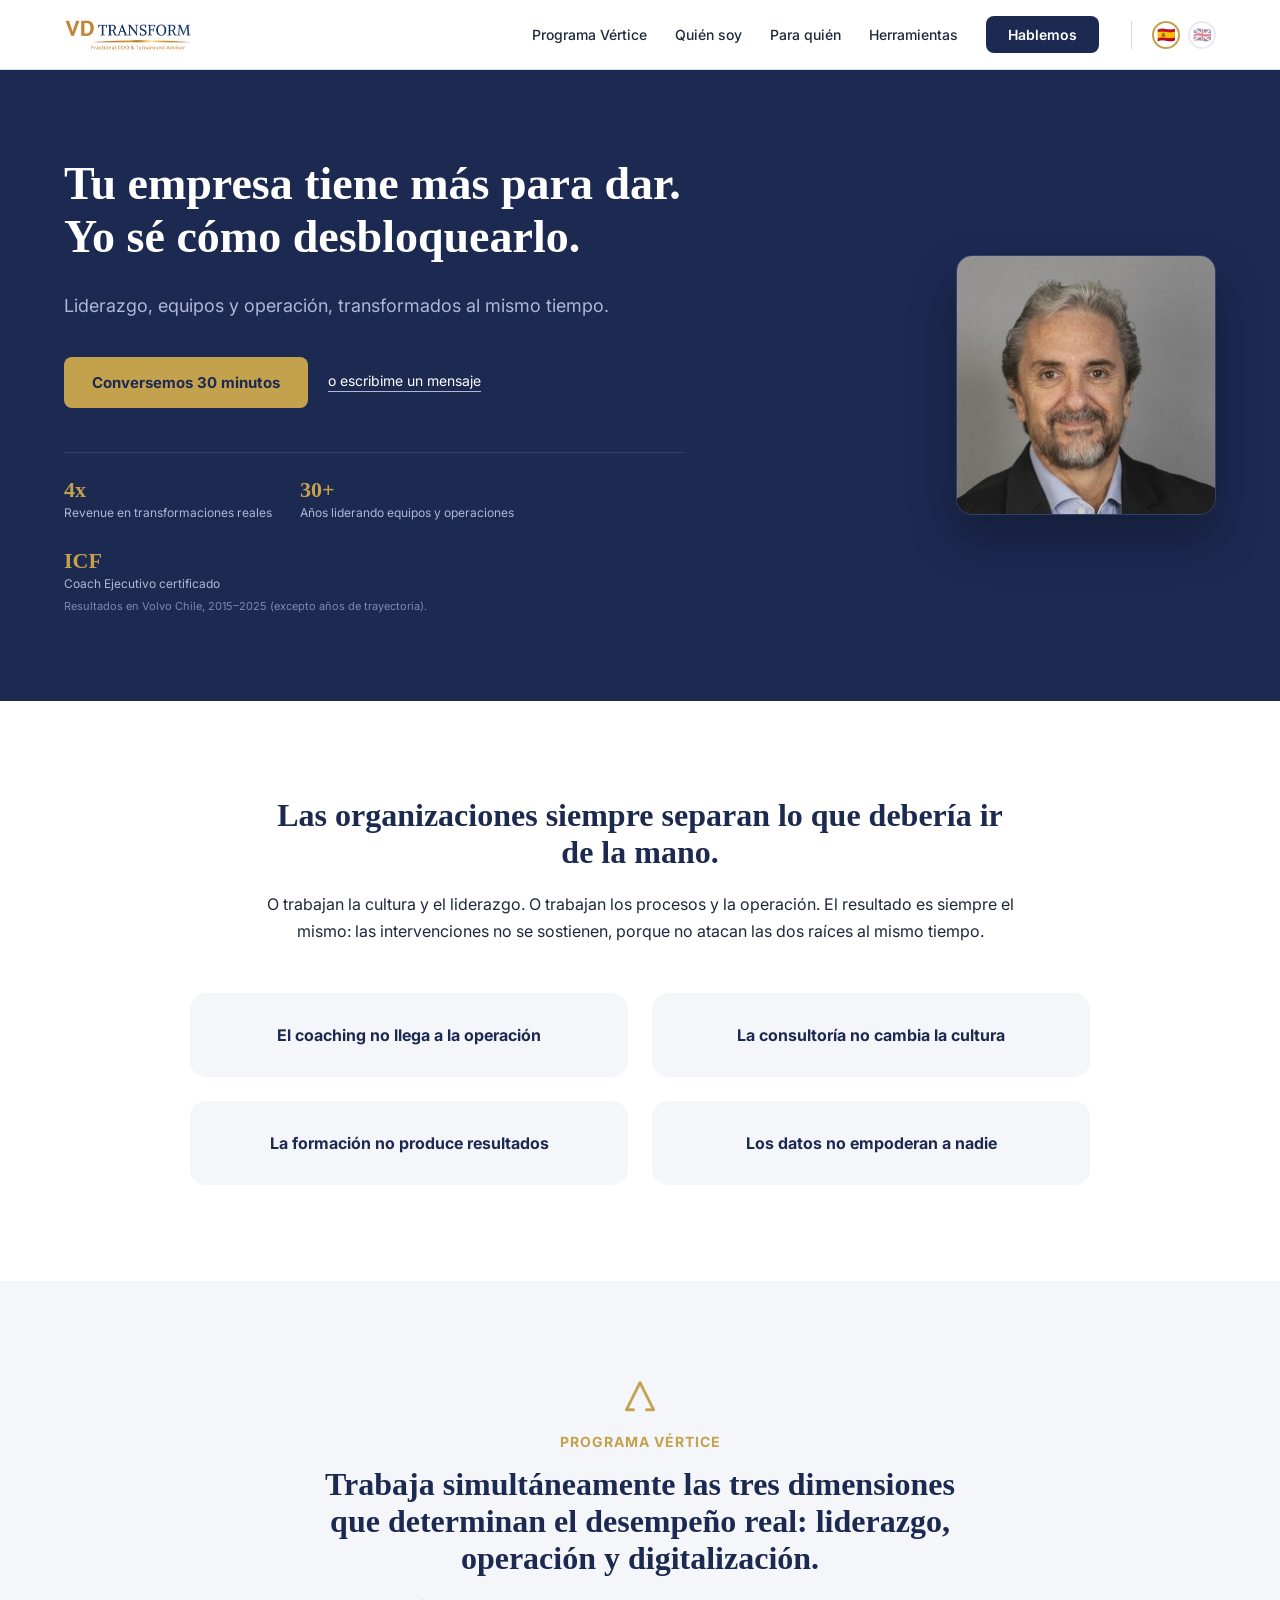
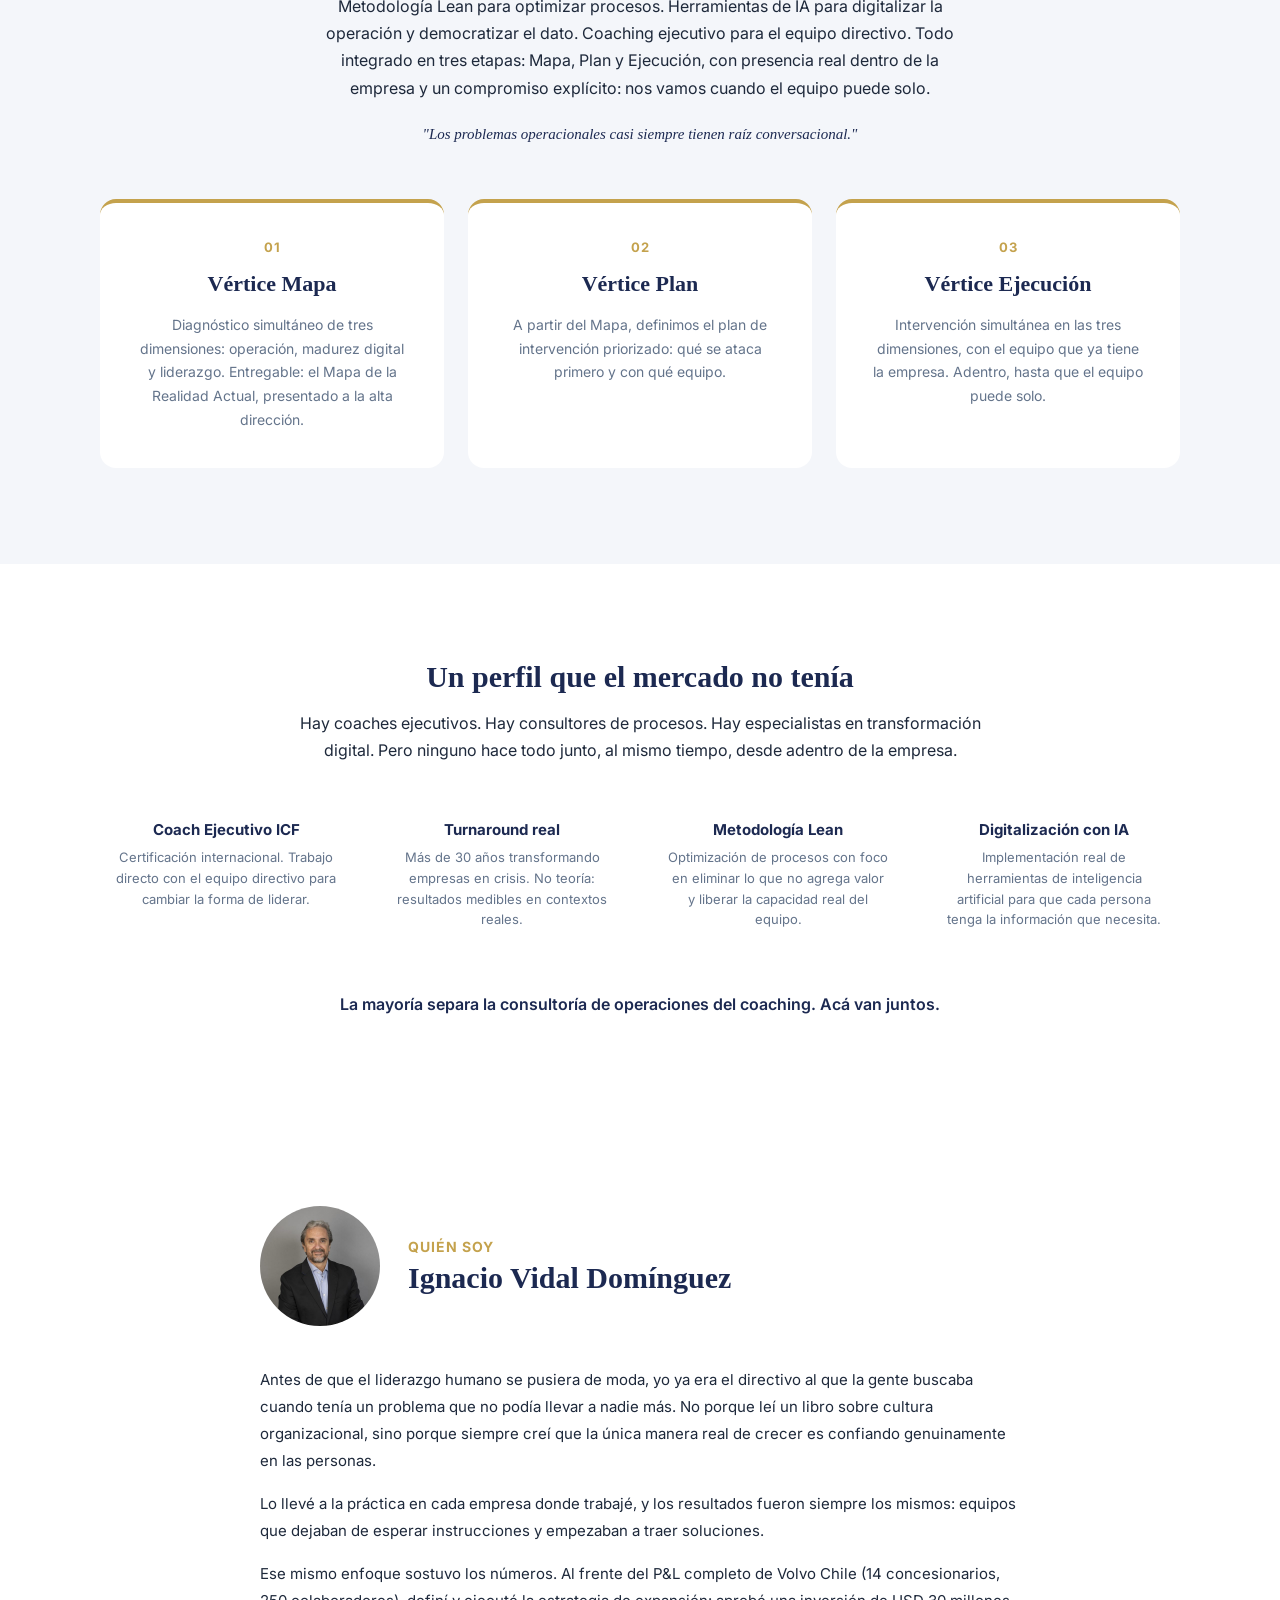
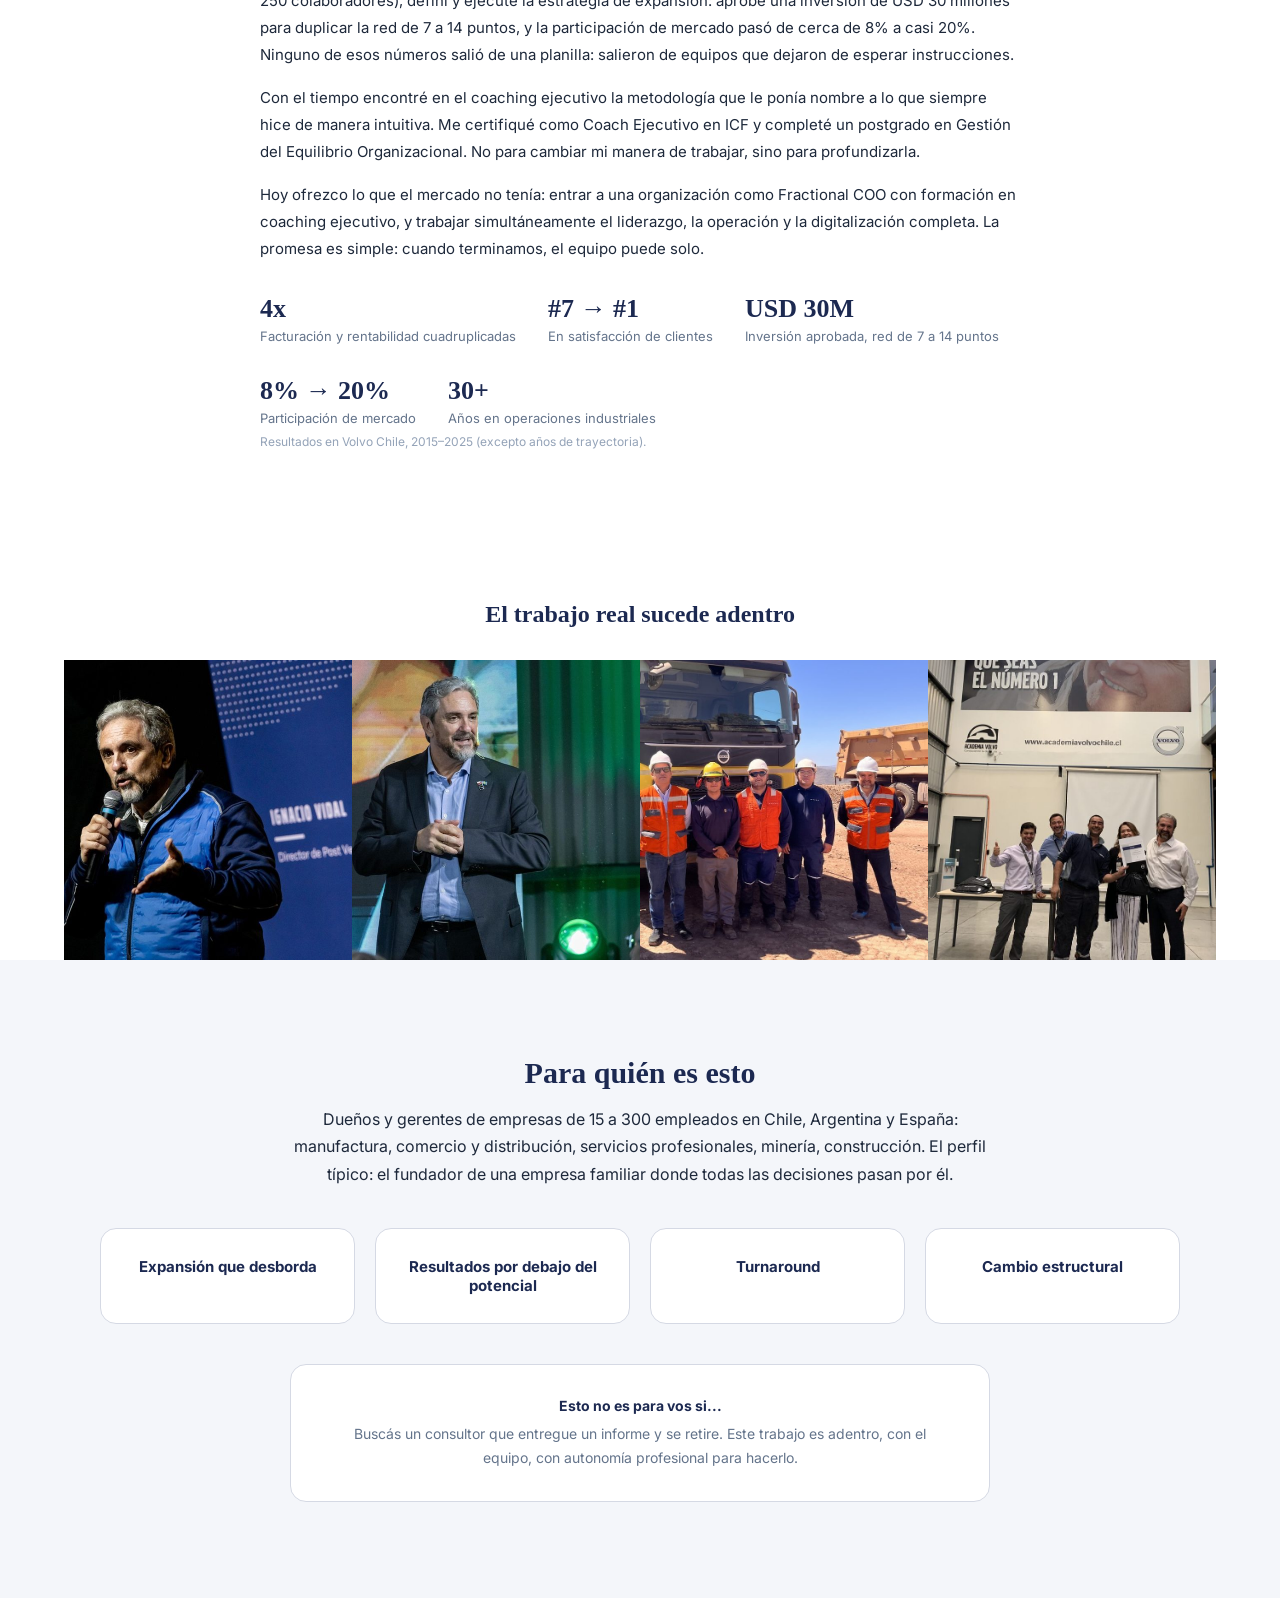
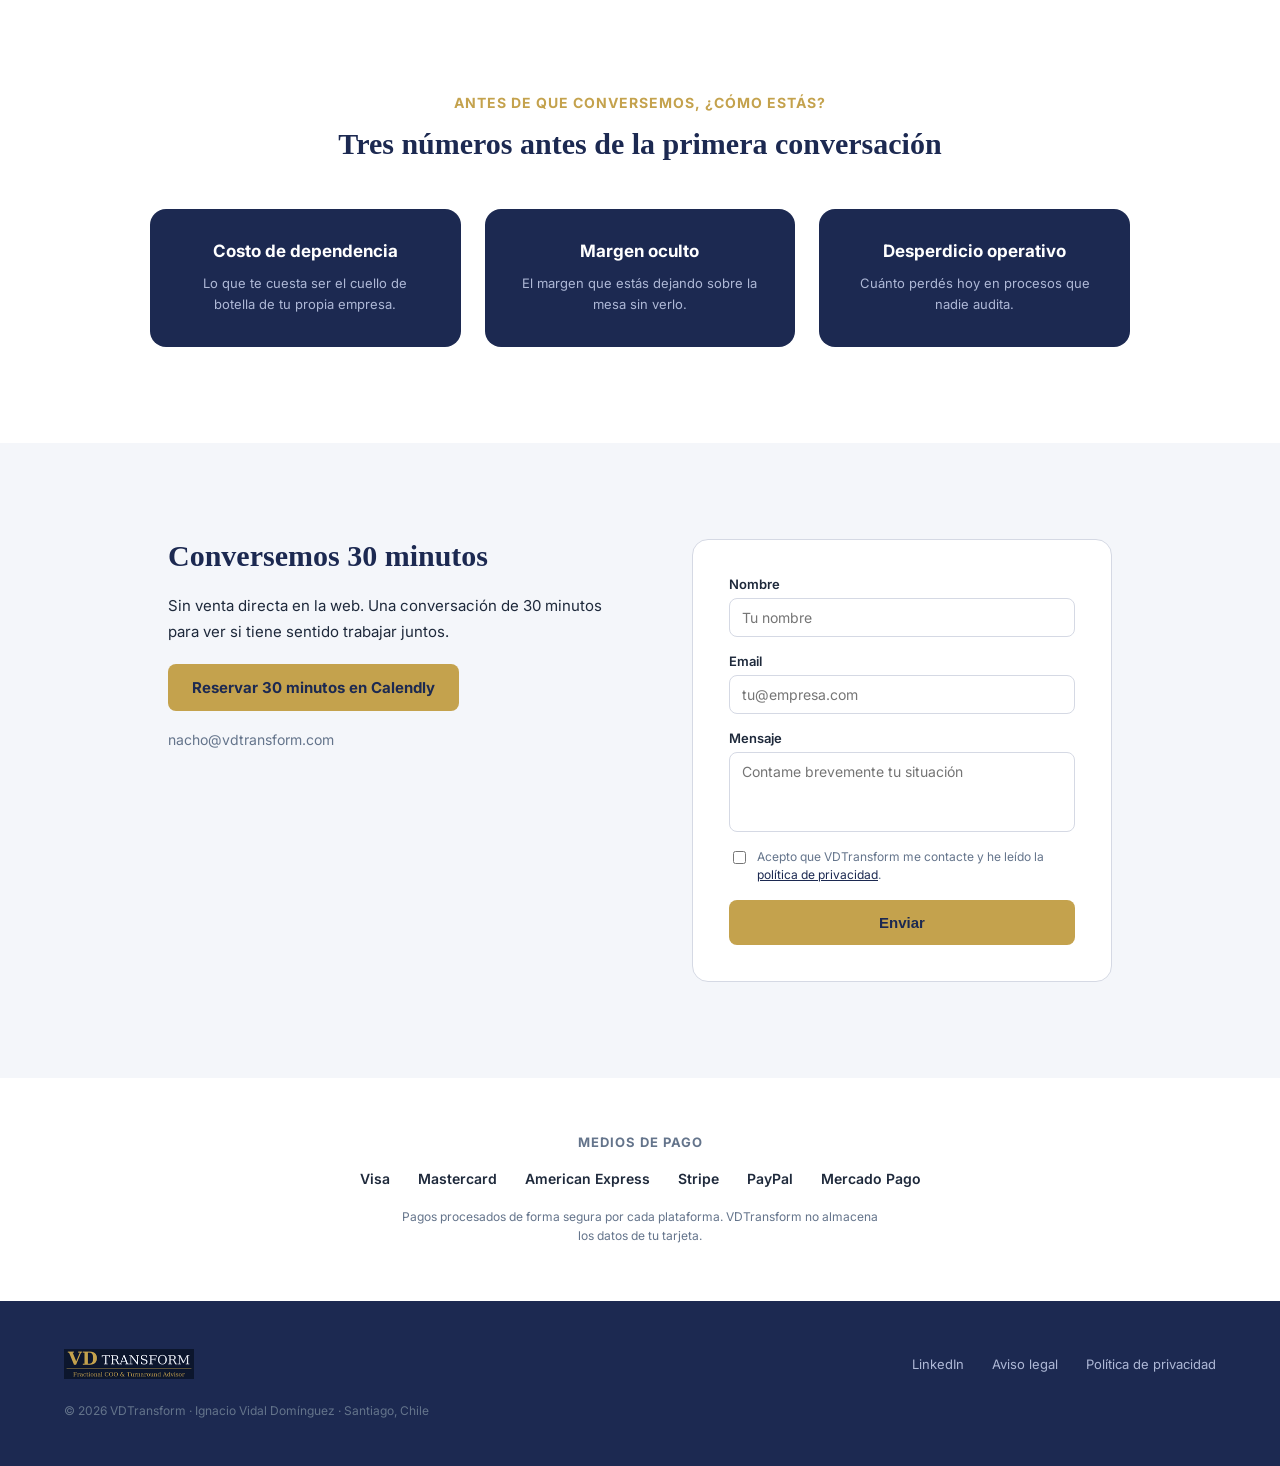
<file: index.html>
<!doctype html>
<html lang="es">
<head>
<meta charset="utf-8">
<meta name="viewport" content="width=device-width, initial-scale=1">
<title>VDTransform — Fractional COO y Lean para PyMEs | Nacho Vidal</title>
<meta name="description" content="Fractional COO y coach ejecutivo para empresas medianas de Chile, Argentina y España. Liderazgo, Lean e IA trabajando adentro, junto a tu equipo.">
<link rel="canonical" href="https://vdtransform.com/">
<link rel="alternate" hreflang="es" href="https://vdtransform.com/">
<link rel="alternate" hreflang="en" href="https://vdtransform.com/en/">
<link rel="alternate" hreflang="x-default" href="https://vdtransform.com/">

<meta property="og:type" content="website">
<meta property="og:site_name" content="VDTransform">
<meta property="og:locale" content="es_CL">
<meta property="og:locale:alternate" content="en_US">
<meta property="og:title" content="VDTransform — Fractional COO y Lean para PyMEs">
<meta property="og:description" content="Fractional COO y coach ejecutivo para empresas medianas de Chile, Argentina y España. Liderazgo, Lean e IA trabajando adentro, junto a tu equipo.">
<meta property="og:url" content="https://vdtransform.com/">
<meta property="og:image" content="https://vdtransform.com/assets/img/og-image-1200x630.png">
<meta property="og:image:width" content="1200">
<meta property="og:image:height" content="630">
<meta name="twitter:card" content="summary_large_image">
<meta name="twitter:title" content="VDTransform — Fractional COO y Lean para PyMEs">
<meta name="twitter:description" content="Fractional COO y coach ejecutivo para empresas medianas de Chile, Argentina y España.">
<meta name="twitter:image" content="https://vdtransform.com/assets/img/og-image-1200x630.png">

<link rel="icon" href="/favicon.ico" sizes="any">
<link rel="icon" type="image/png" sizes="32x32" href="/favicon-32x32.png">
<link rel="icon" type="image/png" sizes="16x16" href="/favicon-16x16.png">
<link rel="apple-touch-icon" href="/apple-touch-icon.png">
<link rel="manifest" href="/site.webmanifest">
<meta name="theme-color" content="#1C2951">

<link rel="preconnect" href="https://fonts.googleapis.com">
<link rel="preconnect" href="https://fonts.gstatic.com" crossorigin>
<link rel="stylesheet" href="https://fonts.googleapis.com/css2?family=Inter:wght@400;500;600;700&display=swap">
<link rel="stylesheet" href="/assets/css/vdtransform.css">

<script type="application/ld+json">
{
  "@context": "https://schema.org",
  "@type": "ProfessionalService",
  "name": "VDTransform",
  "url": "https://vdtransform.com/",
  "image": "https://vdtransform.com/assets/img/og-image-1200x630.png",
  "description": "Fractional COO y coach ejecutivo para empresas medianas de Chile, Argentina y España. Liderazgo, operación Lean e IA, trabajando adentro junto al equipo.",
  "founder": {
    "@type": "Person",
    "name": "Ignacio Vidal Domínguez",
    "sameAs": ["https://www.linkedin.com/in/ignaciovidaldominguez"]
  },
  "areaServed": ["Chile", "Argentina", "España"],
  "email": "nacho@vdtransform.com"
}
</script>
</head>
<body>
<main>

  <!-- NAV -->
  <div style="position: sticky; top: 0; z-index: 20; background: #FFFFFF; border-bottom: 1px solid #D5D9E4; display: flex; align-items: center; justify-content: space-between; padding: 16px 64px; position: relative" data-mobile-pad>
    <img src="/assets/img/logo-header.png" width="255" height="64" alt="VDTransform" style="height: 32px; width: auto; margin-right: 40px">
    <button class="menu-toggle" type="button" aria-label="Abrir menú" aria-controls="nav-links" aria-expanded="false">
      <svg width="20" height="20" viewBox="0 0 20 20" fill="none" aria-hidden="true"><path d="M2 5h16M2 10h16M2 15h16" stroke="#1C2951" stroke-width="1.6" stroke-linecap="round"/></svg>
    </button>
    <nav class="nav-links" id="nav-links" aria-label="Principal">
      <a class="navlink" href="#vertice">Programa Vértice</a>
      <a class="navlink" href="#quien-soy">Quién soy</a>
      <a class="navlink" href="#para-quien">Para quién</a>
      <a class="navlink" href="#herramientas">Herramientas</a>
      <a href="#contacto" style="background: #1C2951; color: #FFFFFF; font-size: 14px; font-weight: 600; padding: 10px 22px; border-radius: 8px">Hablemos</a>
      <div class="nav-lang" style="display: flex; align-items: center; gap: 8px; border-left: 1px solid #D5D9E4; padding-left: 20px; margin-left: 4px">
        <a href="/" title="Español" aria-current="page" style="width: 28px; height: 28px; border-radius: 50%; border: 2px solid #C4A24D; background: #FFFFFF; font-size: 15px; line-height: 1; display: flex; align-items: center; justify-content: center; opacity: 1">🇪🇸</a>
        <a href="/en/" title="English" style="width: 28px; height: 28px; border-radius: 50%; border: 2px solid #D5D9E4; background: #FFFFFF; font-size: 15px; line-height: 1; display: flex; align-items: center; justify-content: center; opacity: .5">🇬🇧</a>
      </div>
    </nav>
  </div>

  <!-- HERO -->
  <div style="background: #1C2951; box-sizing: border-box; width: 100%; display: flex; flex-wrap: wrap; align-items: center; justify-content: space-between; padding: 88px 64px; gap: 48px" data-mobile-pad>
    <div style="flex: 1 1 480px; min-width: 0; max-width: 620px; display: flex; flex-direction: column; gap: 28px">
      <h1 data-hero-title style="color: #FFFFFF; font-size: 46px; line-height: 1.15">Tu empresa tiene más para dar. Yo sé cómo desbloquearlo.</h1>
      <div style="color: #AEB8D6; font-size: 18px; line-height: 1.6">Liderazgo, equipos y operación, transformados al mismo tiempo.</div>
      <div style="display: flex; align-items: center; gap: 20px; margin-top: 8px; flex-wrap: wrap">
        <a href="#contacto" style="background: #C4A24D; color: #1C2951; font-size: 15px; font-weight: 700; padding: 16px 28px; border-radius: 8px">Conversemos 30 minutos</a>
        <a href="#contacto" style="color: #FFFFFF; font-size: 14px; border-bottom: 1px solid #AEB8D6; padding-bottom: 2px">o escribime un mensaje</a>
      </div>
      <div style="display: flex; flex-direction: column; gap: 8px; margin-top: 16px; padding-top: 24px; border-top: 1px solid #33406b">
        <div style="display: flex; flex-wrap: wrap; gap: 28px">
          <div style="display: flex; flex-direction: column; gap: 2px">
            <div style="font-size: 22px; font-weight: 700; color: #C4A24D; font-family: Georgia, serif">4x</div>
            <div style="font-size: 12px; color: #AEB8D6">Revenue en transformaciones reales</div>
          </div>
          <div style="display: flex; flex-direction: column; gap: 2px">
            <div style="font-size: 22px; font-weight: 700; color: #C4A24D; font-family: Georgia, serif">30+</div>
            <div style="font-size: 12px; color: #AEB8D6">Años liderando equipos y operaciones</div>
          </div>
          <div style="display: flex; flex-direction: column; gap: 2px">
            <div style="font-size: 22px; font-weight: 700; color: #C4A24D; font-family: Georgia, serif">ICF</div>
            <div style="font-size: 12px; color: #AEB8D6">Coach Ejecutivo certificado</div>
          </div>
        </div>
        <div style="font-size: 11px; color: #7C89B0">Resultados en Volvo Chile, 2015–2025 (excepto años de trayectoria).</div>
      </div>
    </div>
    <img src="/assets/img/nacho-hero.jpg" width="520" height="520" alt="Ignacio Nacho Vidal Dominguez, Fractional COO" fetchpriority="high" style="width: 260px; height: 260px; object-fit: cover; border-radius: 16px; flex-shrink: 0; border: 1px solid #33406b; box-shadow: 0 24px 48px rgba(0,0,0,0.28)">
  </div>

  <!-- PROBLEMA -->
  <div style="padding: 96px 64px; display: flex; flex-direction: column; align-items: center; gap: 48px; background: #FFFFFF" data-mobile-pad>
    <div style="max-width: 760px; text-align: center; display: flex; flex-direction: column; gap: 20px">
      <h2 style="font-size: 32px; color: #1C2951">Las organizaciones siempre separan lo que debería ir de la mano.</h2>
      <div style="font-size: 16px; color: #1E293B; line-height: 1.7">O trabajan la cultura y el liderazgo. O trabajan los procesos y la operación. El resultado es siempre el mismo: las intervenciones no se sostienen, porque no atacan las dos raíces al mismo tiempo.</div>
    </div>
    <div style="display: grid; grid-template-columns: repeat(2, minmax(0, 1fr)); gap: 24px; width: 100%; max-width: 900px" data-mobile-cols="1">
      <div style="background: #F4F6FA; border-radius: 16px; padding: 32px; display: flex; flex-direction: column; align-items: center; text-align: center; gap: 12px">
        <div style="font-size: 16px; font-weight: 700; color: #1C2951">El coaching no llega a la operación</div>
      </div>
      <div style="background: #F4F6FA; border-radius: 16px; padding: 32px; display: flex; flex-direction: column; align-items: center; text-align: center; gap: 12px">
        <div style="font-size: 16px; font-weight: 700; color: #1C2951">La consultoría no cambia la cultura</div>
      </div>
      <div style="background: #F4F6FA; border-radius: 16px; padding: 32px; display: flex; flex-direction: column; align-items: center; text-align: center; gap: 12px">
        <div style="font-size: 16px; font-weight: 700; color: #1C2951">La formación no produce resultados</div>
      </div>
      <div style="background: #F4F6FA; border-radius: 16px; padding: 32px; display: flex; flex-direction: column; align-items: center; text-align: center; gap: 12px">
        <div style="font-size: 16px; font-weight: 700; color: #1C2951">Los datos no empoderan a nadie</div>
      </div>
    </div>
  </div>

  <!-- VÉRTICE -->
  <div id="vertice" style="padding: 96px 64px; background: #F4F6FA; display: flex; flex-direction: column; align-items: center; gap: 56px" data-mobile-pad>
    <div style="max-width: 640px; text-align: center; display: flex; flex-direction: column; align-items: center; gap: 16px">
      <img src="/assets/img/vertice-icon.png" width="80" height="80" alt="" loading="lazy" style="width: 40px; height: 40px">
      <div style="color: #C4A24D; font-size: 14px; font-weight: 700; letter-spacing: 1px; text-transform: uppercase">Programa Vértice</div>
      <h2 style="font-size: 32px; color: #1C2951">Trabaja simultáneamente las tres dimensiones que determinan el desempeño real: liderazgo, operación y digitalización.</h2>
      <div style="font-size: 16px; color: #1E293B; line-height: 1.7">Metodología Lean para optimizar procesos. Herramientas de IA para digitalizar la operación y democratizar el dato. Coaching ejecutivo para el equipo directivo. Todo integrado en tres etapas: Mapa, Plan y Ejecución, con presencia real dentro de la empresa y un compromiso explícito: nos vamos cuando el equipo puede solo.</div>
      <div style="font-size: 15px; color: #1C2951; font-style: italic; font-family: Georgia, serif; margin-top: 8px">"Los problemas operacionales casi siempre tienen raíz conversacional."</div>
    </div>
    <div style="display: grid; grid-template-columns: repeat(3, minmax(0, 1fr)); gap: 24px; width: 100%; max-width: 1080px" data-mobile-cols="1">
      <div style="background: #FFFFFF; border-radius: 16px; padding: 36px; display: flex; flex-direction: column; align-items: center; text-align: center; gap: 16px; border-top: 4px solid #C4A24D">
        <div style="color: #C4A24D; font-size: 13px; font-weight: 700; letter-spacing: 1px">01</div>
        <h3 style="font-size: 22px; color: #1C2951">Vértice Mapa</h3>
        <div style="font-size: 14px; color: #64748B; line-height: 1.7">Diagnóstico simultáneo de tres dimensiones: operación, madurez digital y liderazgo. Entregable: el Mapa de la Realidad Actual, presentado a la alta dirección.</div>
      </div>
      <div style="background: #FFFFFF; border-radius: 16px; padding: 36px; display: flex; flex-direction: column; align-items: center; text-align: center; gap: 16px; border-top: 4px solid #C4A24D">
        <div style="color: #C4A24D; font-size: 13px; font-weight: 700; letter-spacing: 1px">02</div>
        <h3 style="font-size: 22px; color: #1C2951">Vértice Plan</h3>
        <div style="font-size: 14px; color: #64748B; line-height: 1.7">A partir del Mapa, definimos el plan de intervención priorizado: qué se ataca primero y con qué equipo.</div>
      </div>
      <div style="background: #FFFFFF; border-radius: 16px; padding: 36px; display: flex; flex-direction: column; align-items: center; text-align: center; gap: 16px; border-top: 4px solid #C4A24D">
        <div style="color: #C4A24D; font-size: 13px; font-weight: 700; letter-spacing: 1px">03</div>
        <h3 style="font-size: 22px; color: #1C2951">Vértice Ejecución</h3>
        <div style="font-size: 14px; color: #64748B; line-height: 1.7">Intervención simultánea en las tres dimensiones, con el equipo que ya tiene la empresa. Adentro, hasta que el equipo puede solo.</div>
      </div>
    </div>
  </div>

  <!-- DIFERENCIAL -->
  <div style="padding: 96px 64px; background: #FFFFFF; display: flex; flex-direction: column; align-items: center; gap: 40px" data-mobile-pad>
    <div style="max-width: 700px; text-align: center; display: flex; flex-direction: column; gap: 16px">
      <h2 style="font-size: 30px; color: #1C2951">Un perfil que el mercado no tenía</h2>
      <div style="font-size: 16px; color: #1E293B; line-height: 1.7">Hay coaches ejecutivos. Hay consultores de procesos. Hay especialistas en transformación digital. Pero ninguno hace todo junto, al mismo tiempo, desde adentro de la empresa.</div>
    </div>
    <div style="display: grid; grid-template-columns: repeat(4, minmax(0, 1fr)); gap: 24px; width: 100%; max-width: 1080px" data-mobile-cols="2">
      <div style="text-align: center; display: flex; flex-direction: column; gap: 8px; padding: 16px">
        <div style="font-size: 15px; font-weight: 700; color: #1C2951">Coach Ejecutivo ICF</div>
        <div style="font-size: 13px; color: #64748B; line-height: 1.6">Certificación internacional. Trabajo directo con el equipo directivo para cambiar la forma de liderar.</div>
      </div>
      <div style="text-align: center; display: flex; flex-direction: column; gap: 8px; padding: 16px">
        <div style="font-size: 15px; font-weight: 700; color: #1C2951">Turnaround real</div>
        <div style="font-size: 13px; color: #64748B; line-height: 1.6">Más de 30 años transformando empresas en crisis. No teoría: resultados medibles en contextos reales.</div>
      </div>
      <div style="text-align: center; display: flex; flex-direction: column; gap: 8px; padding: 16px">
        <div style="font-size: 15px; font-weight: 700; color: #1C2951">Metodología Lean</div>
        <div style="font-size: 13px; color: #64748B; line-height: 1.6">Optimización de procesos con foco en eliminar lo que no agrega valor y liberar la capacidad real del equipo.</div>
      </div>
      <div style="text-align: center; display: flex; flex-direction: column; gap: 8px; padding: 16px">
        <div style="font-size: 15px; font-weight: 700; color: #1C2951">Digitalización con IA</div>
        <div style="font-size: 13px; color: #64748B; line-height: 1.6">Implementación real de herramientas de inteligencia artificial para que cada persona tenga la información que necesita.</div>
      </div>
    </div>
    <div style="font-size: 16px; color: #1C2951; font-weight: 600; max-width: 640px; text-align: center; margin-top: 8px">La mayoría separa la consultoría de operaciones del coaching. Acá van juntos.</div>
  </div>

  <!-- QUIÉN SOY -->
  <div id="quien-soy" style="padding: 96px 64px; display: flex; flex-direction: column; align-items: center; gap: 40px; background: #FFFFFF" data-mobile-pad>
    <div style="display: flex; align-items: center; gap: 28px; width: 100%; max-width: 760px">
      <img src="/assets/img/nacho-perfil.jpg" width="240" height="240" alt="Ignacio Vidal Domínguez" style="width: 120px; height: 120px; object-fit: cover; object-position: 50% 20%; border-radius: 50%; flex-shrink: 0">
      <div style="display: flex; flex-direction: column; gap: 6px">
        <div style="color: #C4A24D; font-size: 14px; font-weight: 700; letter-spacing: 1px; text-transform: uppercase">Quién soy</div>
        <h2 style="font-size: 30px; color: #1C2951; margin: 0">Ignacio Vidal Domínguez</h2>
      </div>
    </div>
    <div style="display: flex; flex-direction: column; width: 100%; max-width: 760px; gap: 24px">
      <div style="font-size: 15px; color: #1E293B; line-height: 1.8; display: flex; flex-direction: column; gap: 16px">
        <div>Antes de que el liderazgo humano se pusiera de moda, yo ya era el directivo al que la gente buscaba cuando tenía un problema que no podía llevar a nadie más. No porque leí un libro sobre cultura organizacional, sino porque siempre creí que la única manera real de crecer es confiando genuinamente en las personas.</div>
        <div>Lo llevé a la práctica en cada empresa donde trabajé, y los resultados fueron siempre los mismos: equipos que dejaban de esperar instrucciones y empezaban a traer soluciones.</div>
        <div>Ese mismo enfoque sostuvo los números. Al frente del P&amp;L completo de Volvo Chile (14 concesionarios, 250 colaboradores), definí y ejecuté la estrategia de expansión: aprobé una inversión de USD 30 millones para duplicar la red de 7 a 14 puntos, y la participación de mercado pasó de cerca de 8% a casi 20%. Ninguno de esos números salió de una planilla: salieron de equipos que dejaron de esperar instrucciones.</div>
        <div>Con el tiempo encontré en el coaching ejecutivo la metodología que le ponía nombre a lo que siempre hice de manera intuitiva. Me certifiqué como Coach Ejecutivo en ICF y completé un postgrado en Gestión del Equilibrio Organizacional. No para cambiar mi manera de trabajar, sino para profundizarla.</div>
        <div>Hoy ofrezco lo que el mercado no tenía: entrar a una organización como Fractional COO con formación en coaching ejecutivo, y trabajar simultáneamente el liderazgo, la operación y la digitalización completa. La promesa es simple: cuando terminamos, el equipo puede solo.</div>
      </div>
      <div style="display: flex; flex-direction: column; gap: 8px; margin-top: 8px">
        <div style="display: flex; flex-wrap: wrap; gap: 32px">
          <div style="display: flex; flex-direction: column; gap: 4px">
            <div style="font-size: 26px; font-weight: 700; color: #1C2951; font-family: Georgia, serif">4x</div>
            <div style="font-size: 13px; color: #64748B">Facturación y rentabilidad cuadruplicadas</div>
          </div>
          <div style="display: flex; flex-direction: column; gap: 4px">
            <div style="font-size: 26px; font-weight: 700; color: #1C2951; font-family: Georgia, serif">#7 → #1</div>
            <div style="font-size: 13px; color: #64748B">En satisfacción de clientes</div>
          </div>
          <div style="display: flex; flex-direction: column; gap: 4px">
            <div style="font-size: 26px; font-weight: 700; color: #1C2951; font-family: Georgia, serif">USD 30M</div>
            <div style="font-size: 13px; color: #64748B">Inversión aprobada, red de 7 a 14 puntos</div>
          </div>
          <div style="display: flex; flex-direction: column; gap: 4px">
            <div style="font-size: 26px; font-weight: 700; color: #1C2951; font-family: Georgia, serif">8% → 20%</div>
            <div style="font-size: 13px; color: #64748B">Participación de mercado</div>
          </div>
          <div style="display: flex; flex-direction: column; gap: 4px">
            <div style="font-size: 26px; font-weight: 700; color: #1C2951; font-family: Georgia, serif">30+</div>
            <div style="font-size: 13px; color: #64748B">Años en operaciones industriales</div>
          </div>
        </div>
        <div style="font-size: 12px; color: #94A3B8">Resultados en Volvo Chile, 2015–2025 (excepto años de trayectoria).</div>
      </div>
    </div>
  </div>

  <!-- GALERÍA -->
  <div style="padding: 56px 64px 0; display: flex; flex-direction: column; align-items: center; gap: 32px; background: #FFFFFF" data-mobile-pad>
    <h2 style="font-size: 24px; color: #1C2951; text-align: center">El trabajo real sucede adentro</h2>
    <div style="display: grid; grid-template-columns: repeat(4, minmax(0, 1fr)); width: 100%" data-mobile-gallery>
      <img src="/assets/img/nacho-microfono.jpg" width="900" height="600" loading="lazy" alt="Nacho Vidal hablando con micrófono en Volvo Day Iquique" style="width: 100%; height: 300px; object-fit: cover; object-position: 20% 30%; display: block">
      <img src="/assets/img/nacho-escenario.jpg" width="900" height="600" loading="lazy" alt="Nacho Vidal en escenario Enabus 2025" style="width: 100%; height: 300px; object-fit: cover; display: block">
      <img src="/assets/img/nacho-terreno.jpg" width="700" height="969" loading="lazy" alt="Nacho Vidal en terreno con equipo y vehículos Volvo" style="width: 100%; height: 300px; object-fit: cover; display: block">
      <img src="/assets/img/nacho-certificado.jpg" width="900" height="675" loading="lazy" alt="Entregando un certificado al equipo" style="width: 100%; height: 300px; object-fit: cover; display: block">
    </div>
  </div>

  <!-- PARA QUIÉN -->
  <div id="para-quien" style="padding: 96px 64px; background: #F4F6FA; display: flex; flex-direction: column; align-items: center; gap: 40px" data-mobile-pad>
    <div style="max-width: 700px; text-align: center; display: flex; flex-direction: column; gap: 16px">
      <h2 style="font-size: 30px; color: #1C2951">Para quién es esto</h2>
      <div style="font-size: 16px; color: #1E293B; line-height: 1.7">Dueños y gerentes de empresas de 15 a 300 empleados en Chile, Argentina y España: manufactura, comercio y distribución, servicios profesionales, minería, construcción. El perfil típico: el fundador de una empresa familiar donde todas las decisiones pasan por él.</div>
    </div>
    <div style="display: grid; grid-template-columns: repeat(4, minmax(0, 1fr)); gap: 20px; width: 100%; max-width: 1080px" data-mobile-cols="2">
      <div style="background: #FFFFFF; border-radius: 16px; padding: 28px; display: flex; flex-direction: column; align-items: center; text-align: center; gap: 8px; border: 1px solid #D5D9E4">
        <div style="font-size: 15px; font-weight: 700; color: #1C2951">Expansión que desborda</div>
      </div>
      <div style="background: #FFFFFF; border-radius: 16px; padding: 28px; display: flex; flex-direction: column; align-items: center; text-align: center; gap: 8px; border: 1px solid #D5D9E4">
        <div style="font-size: 15px; font-weight: 700; color: #1C2951">Resultados por debajo del potencial</div>
      </div>
      <div style="background: #FFFFFF; border-radius: 16px; padding: 28px; display: flex; flex-direction: column; align-items: center; text-align: center; gap: 8px; border: 1px solid #D5D9E4">
        <div style="font-size: 15px; font-weight: 700; color: #1C2951">Turnaround</div>
      </div>
      <div style="background: #FFFFFF; border-radius: 16px; padding: 28px; display: flex; flex-direction: column; align-items: center; text-align: center; gap: 8px; border: 1px solid #D5D9E4">
        <div style="font-size: 15px; font-weight: 700; color: #1C2951">Cambio estructural</div>
      </div>
    </div>
    <div style="background: #FFFFFF; border-radius: 16px; padding: 32px 40px; max-width: 700px; border: 1px solid #D5D9E4; text-align: center">
      <div style="font-size: 14px; font-weight: 700; color: #1C2951; margin-bottom: 8px">Esto no es para vos si...</div>
      <div style="font-size: 14px; color: #64748B; line-height: 1.7">Buscás un consultor que entregue un informe y se retire. Este trabajo es adentro, con el equipo, con autonomía profesional para hacerlo.</div>
    </div>
  </div>

  <!-- HERRAMIENTAS -->
  <div id="herramientas" style="padding: 96px 64px; background: #FFFFFF; display: flex; flex-direction: column; align-items: center; gap: 48px" data-mobile-pad>
    <div style="max-width: 640px; text-align: center; display: flex; flex-direction: column; gap: 16px">
      <div style="color: #C4A24D; font-size: 14px; font-weight: 700; letter-spacing: 1px; text-transform: uppercase">Antes de que conversemos, ¿cómo estás?</div>
      <h2 style="font-size: 30px; color: #1C2951">Tres números antes de la primera conversación</h2>
    </div>
    <div style="display: grid; grid-template-columns: repeat(3, minmax(0, 1fr)); gap: 24px; width: 100%; max-width: 980px" data-mobile-cols="1">
      <a href="/dependencia" style="background: #1C2951; border-radius: 16px; padding: 32px; display: flex; flex-direction: column; align-items: center; text-align: center; gap: 12px">
        <div style="font-size: 17px; font-weight: 700; color: #FFFFFF">Costo de dependencia</div>
        <div style="font-size: 13px; color: #AEB8D6; line-height: 1.6">Lo que te cuesta ser el cuello de botella de tu propia empresa.</div>
      </a>
      <a href="/margen" style="background: #1C2951; border-radius: 16px; padding: 32px; display: flex; flex-direction: column; align-items: center; text-align: center; gap: 12px">
        <div style="font-size: 17px; font-weight: 700; color: #FFFFFF">Margen oculto</div>
        <div style="font-size: 13px; color: #AEB8D6; line-height: 1.6">El margen que estás dejando sobre la mesa sin verlo.</div>
      </a>
      <a href="/desperdicio" style="background: #1C2951; border-radius: 16px; padding: 32px; display: flex; flex-direction: column; align-items: center; text-align: center; gap: 12px">
        <div style="font-size: 17px; font-weight: 700; color: #FFFFFF">Desperdicio operativo</div>
        <div style="font-size: 13px; color: #AEB8D6; line-height: 1.6">Cuánto perdés hoy en procesos que nadie audita.</div>
      </a>
    </div>
  </div>

  <!-- CONTACTO -->
  <div id="contacto" style="padding: 96px 64px; background: #F4F6FA; display: flex; justify-content: center; gap: 64px; flex-wrap: wrap" data-mobile-pad data-mobile-stack>
    <div style="max-width: 460px; display: flex; flex-direction: column; gap: 20px">
      <h2 style="font-size: 30px; color: #1C2951">Conversemos 30 minutos</h2>
      <div style="font-size: 15px; color: #1E293B; line-height: 1.7">Sin venta directa en la web. Una conversación de 30 minutos para ver si tiene sentido trabajar juntos.</div>
      <a href="https://calendly.com/ivd2107/30min" target="_blank" rel="noopener" style="background: #C4A24D; color: #1C2951; font-size: 15px; font-weight: 700; padding: 14px 24px; border-radius: 8px; text-align: center; width: fit-content">Reservar 30 minutos en Calendly</a>
      <div style="font-size: 14px; color: #64748B">nacho@vdtransform.com</div>
    </div>
    <form id="contact-form" action="/api/contact" method="post" style="background: #FFFFFF; border-radius: 16px; padding: 36px; width: 100%; max-width: 420px; display: flex; flex-direction: column; gap: 16px; border: 1px solid #D5D9E4">
      <div style="display: flex; flex-direction: column; gap: 6px">
        <label for="name" style="font-size: 13px; font-weight: 600; color: #1E293B">Nombre</label>
        <input id="name" name="name" type="text" placeholder="Tu nombre" required maxlength="120" autocomplete="name" style="border: 1px solid #D5D9E4; border-radius: 8px; padding: 10px 12px; font-size: 14px; font-family: 'Inter', sans-serif">
      </div>
      <div style="display: flex; flex-direction: column; gap: 6px">
        <label for="email" style="font-size: 13px; font-weight: 600; color: #1E293B">Email</label>
        <input id="email" name="email" type="email" placeholder="tu@empresa.com" required maxlength="160" autocomplete="email" style="border: 1px solid #D5D9E4; border-radius: 8px; padding: 10px 12px; font-size: 14px; font-family: 'Inter', sans-serif">
      </div>
      <div style="display: flex; flex-direction: column; gap: 6px">
        <label for="message" style="font-size: 13px; font-weight: 600; color: #1E293B">Mensaje</label>
        <textarea id="message" name="message" placeholder="Contame brevemente tu situación" required maxlength="2000" style="border: 1px solid #D5D9E4; border-radius: 8px; padding: 10px 12px; font-size: 14px; font-family: 'Inter', sans-serif; height: 80px; resize: none"></textarea>
      </div>
      <input type="text" name="company" autocomplete="off" tabindex="-1" style="position:absolute;left:-9999px" aria-hidden="true">
      <div style="display: flex; gap: 8px; align-items: flex-start">
        <input id="consent" name="consent" type="checkbox" required style="margin-top: 3px">
        <label for="consent" style="font-size: 12px; color: #64748B; line-height: 1.5">Acepto que VDTransform me contacte y he leído la <a href="/politica-privacidad" style="color:#1C2951;text-decoration:underline">política de privacidad</a>.</label>
      </div>
      <p id="contact-form-error" role="alert" tabindex="-1" hidden style="margin:0;font-size:12px;color:#B42318">Tenés que aceptar la política de privacidad para enviar el mensaje.</p>
      <button type="submit" style="background: #C4A24D; color: #1C2951; font-size: 15px; font-weight: 700; padding: 14px; border: none; border-radius: 8px; cursor: pointer">Enviar</button>
    </form>
  </div>

  <!-- MEDIOS DE PAGO -->
  <div style="padding: 56px 64px; background: #FFFFFF; display: flex; flex-direction: column; align-items: center; gap: 20px; text-align: center" data-mobile-pad>
    <div style="font-size: 13px; font-weight: 700; color: #64748B; letter-spacing: 1px; text-transform: uppercase">Medios de pago</div>
    <div style="display: flex; gap: 28px; align-items: center; flex-wrap: wrap; justify-content: center">
      <div style="font-size: 14px; color: #1E293B; font-weight: 600">Visa</div>
      <div style="font-size: 14px; color: #1E293B; font-weight: 600">Mastercard</div>
      <div style="font-size: 14px; color: #1E293B; font-weight: 600">American Express</div>
      <div style="font-size: 14px; color: #1E293B; font-weight: 600">Stripe</div>
      <div style="font-size: 14px; color: #1E293B; font-weight: 600">PayPal</div>
      <div style="font-size: 14px; color: #1E293B; font-weight: 600">Mercado Pago</div>
    </div>
    <div style="font-size: 12px; color: #64748B; max-width: 480px; line-height: 1.6">Pagos procesados de forma segura por cada plataforma. VDTransform no almacena los datos de tu tarjeta.</div>
  </div>

  <!-- FOOTER -->
  <div style="background: #1C2951; padding: 48px 64px; display: flex; flex-direction: column; gap: 24px" data-mobile-pad>
    <div style="display: flex; align-items: center; justify-content: space-between; flex-wrap: wrap; gap: 24px" data-mobile-stack>
      <img src="/assets/img/logo-footer.png" width="259" height="60" alt="VDTransform" style="height: 30px; width: auto">
      <nav style="display: flex; gap: 28px" aria-label="Legal">
        <a href="https://www.linkedin.com/in/ignaciovidaldominguez" style="color: #AEB8D6; font-size: 13px">LinkedIn</a>
        <a href="/aviso-legal" style="color: #AEB8D6; font-size: 13px">Aviso legal</a>
        <a href="/politica-privacidad" style="color: #AEB8D6; font-size: 13px">Política de privacidad</a>
      </nav>
    </div>
    <div style="font-size: 12px; color: #64748B">© 2026 VDTransform · Ignacio Vidal Domínguez · Santiago, Chile</div>
  </div>

</main>
<script src="/assets/js/main.js" defer></script>
</body>
</html>
</file>
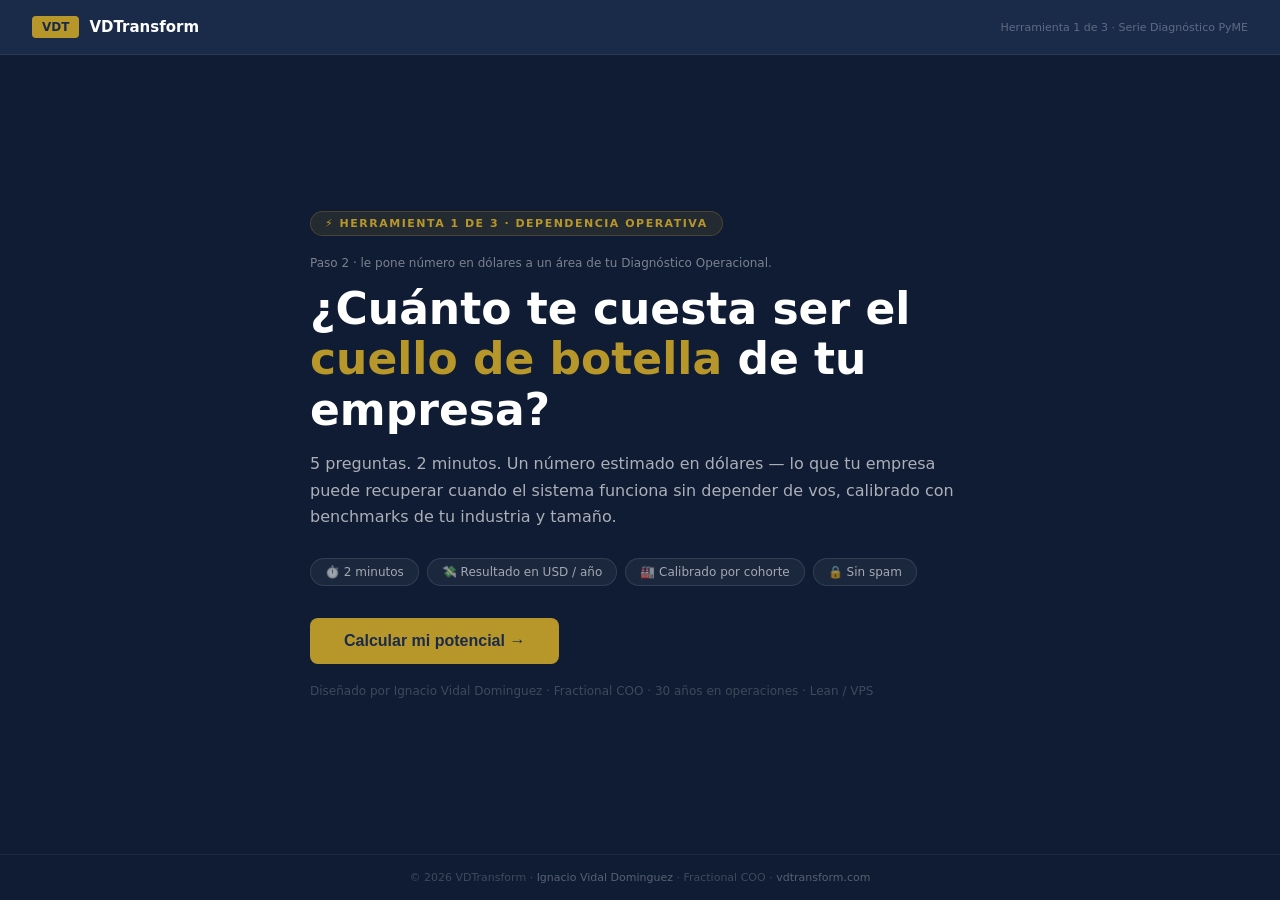
<file: dependencia/index.html>
<!DOCTYPE html>
<html lang="es">
<head>
<meta charset="UTF-8">
<meta name="viewport" content="width=device-width, initial-scale=1.0">
<title>Calculadora de Dependencia Operativa · VDTransform</title>
<style>
:root {
  --navy: #1A2B4A; --navy-dark: #0f1c33;
  --gold: #B8972A; --gold-light: #d4ac30;
  --white: #ffffff;
  --red: #dc2626; --orange: #ea580c; --amber: #d97706; --green: #16a34a;
}
* { box-sizing: border-box; margin: 0; padding: 0; }
body { font-family: 'Segoe UI', system-ui, sans-serif; background: var(--navy-dark); color: var(--white); min-height: 100vh; display: flex; flex-direction: column; }

.header { display: flex; align-items: center; justify-content: space-between; padding: 16px 32px; border-bottom: 1px solid rgba(255,255,255,0.07); background: var(--navy); }
.logo { display: flex; align-items: center; gap: 10px; }
.logo-badge { background: var(--gold); color: var(--navy); font-weight: 900; font-size: 12px; padding: 4px 10px; border-radius: 4px; }
.logo-name { font-size: 15px; font-weight: 700; }
.hdr-num { font-size: 11px; color: rgba(255,255,255,0.3); }

main { flex: 1; display: flex; align-items: center; justify-content: center; padding: 48px 20px; }
.screen { display: none; width: 100%; max-width: 660px; animation: fadeUp 0.35s ease; }
.screen.active { display: block; }
@keyframes fadeUp { from { opacity:0; transform:translateY(16px); } to { opacity:1; transform:translateY(0); } }

.prog-bar { height: 3px; background: rgba(255,255,255,0.08); border-radius: 2px; margin-bottom: 40px; overflow: hidden; }
.prog-fill { height: 100%; background: var(--gold); border-radius: 2px; transition: width 0.5s ease; }

.series-tag { display: inline-flex; align-items: center; gap: 6px; background: rgba(184,151,42,0.12); border: 1px solid rgba(184,151,42,0.25); color: var(--gold); font-size: 11px; font-weight: 700; letter-spacing: 1.5px; text-transform: uppercase; padding: 5px 14px; border-radius: 20px; margin-bottom: 20px; }
h1 { font-size: clamp(26px, 5vw, 44px); font-weight: 800; line-height: 1.15; margin-bottom: 16px; }
h1 em { color: var(--gold); font-style: normal; }
.intro-sub { font-size: 16px; color: rgba(255,255,255,0.65); line-height: 1.65; margin-bottom: 28px; }
.intro-chips { display: flex; flex-wrap: wrap; gap: 8px; margin-bottom: 32px; }
.chip { background: rgba(255,255,255,0.05); border: 1px solid rgba(255,255,255,0.1); border-radius: 20px; padding: 6px 14px; font-size: 12px; color: rgba(255,255,255,0.6); }
.btn { display: inline-flex; align-items: center; gap: 8px; padding: 14px 34px; border-radius: 8px; font-weight: 800; font-size: 16px; border: none; cursor: pointer; transition: all 0.2s; }
.btn-gold { background: var(--gold); color: var(--navy); }
.btn-gold:hover { background: var(--gold-light); transform: translateY(-2px); box-shadow: 0 8px 24px rgba(184,151,42,0.3); }
.intro-note { margin-top: 20px; font-size: 12px; color: rgba(255,255,255,0.2); }

.q-eyebrow { font-size: 11px; font-weight: 700; color: var(--gold); letter-spacing: 1.2px; text-transform: uppercase; margin-bottom: 8px; }
.q-title { font-size: clamp(20px, 4vw, 30px); font-weight: 700; line-height: 1.25; margin-bottom: 8px; }
.q-sub { font-size: 14px; color: rgba(255,255,255,0.45); margin-bottom: 28px; line-height: 1.5; }
.opts { display: flex; flex-direction: column; gap: 10px; }
.opt { background: rgba(255,255,255,0.04); border: 2px solid rgba(255,255,255,0.09); border-radius: 10px; padding: 15px 18px; cursor: pointer; transition: all 0.18s; display: flex; align-items: center; gap: 14px; text-align: left; width: 100%; }
.opt:hover { border-color: rgba(184,151,42,0.5); background: rgba(184,151,42,0.06); }
.opt.sel { border-color: var(--gold); background: rgba(184,151,42,0.1); }
.opt-key { width: 30px; height: 30px; border-radius: 50%; border: 2px solid rgba(255,255,255,0.18); display: flex; align-items: center; justify-content: center; font-size: 12px; font-weight: 700; flex-shrink: 0; transition: all 0.18s; }
.opt.sel .opt-key { background: var(--gold); border-color: var(--gold); color: var(--navy); }
.opt-text { font-size: 15px; color: rgba(255,255,255,0.82); line-height: 1.35; }
.opt.sel .opt-text { color: var(--white); font-weight: 600; }
.btn-next { margin-top: 22px; opacity: 0; pointer-events: none; transform: translateY(8px); transition: all 0.28s; }
.btn-next.vis { opacity: 1; pointer-events: all; transform: translateY(0); }
.btn-outline { background: transparent; border: 2px solid var(--gold); color: var(--gold); }
.btn-outline:hover { background: var(--gold); color: var(--navy); }

/* EMAIL */
.email-check { display: flex; align-items: center; gap: 10px; margin-bottom: 18px; }
.check-icon { width: 38px; height: 38px; border-radius: 50%; background: rgba(22,163,74,0.15); border: 2px solid var(--green); display: flex; align-items: center; justify-content: center; font-size: 17px; flex-shrink: 0; }
.check-label { font-size: 13px; color: rgba(255,255,255,0.45); }
h2 { font-size: clamp(22px,4vw,34px); font-weight: 800; line-height: 1.2; margin-bottom: 10px; }
.email-sub { font-size: 15px; color: rgba(255,255,255,0.55); margin-bottom: 24px; line-height: 1.55; }
.blur-preview { background: rgba(255,255,255,0.04); border: 1px solid rgba(255,255,255,0.08); border-radius: 10px; padding: 18px 20px; margin-bottom: 22px; display: flex; align-items: center; justify-content: space-between; }
.bp-label { font-size: 12px; color: var(--gold); font-weight: 700; letter-spacing: 0.8px; text-transform: uppercase; margin-bottom: 6px; }
.bp-val { font-size: 34px; font-weight: 900; filter: blur(8px); }
.bp-lock { font-size: 28px; }
.email-row { display: flex; gap: 10px; flex-wrap: wrap; }
.e-input { flex: 1; min-width: 180px; background: rgba(255,255,255,0.07); border: 2px solid rgba(255,255,255,0.12); border-radius: 8px; padding: 13px 16px; font-size: 15px; color: var(--white); outline: none; transition: border-color 0.2s; }
.e-input::placeholder { color: rgba(255,255,255,0.25); }
.e-input:focus { border-color: var(--gold); }
.e-err { color: #f87171; font-size: 12px; display: none; margin-top: 6px; }
.privacy { font-size: 11px; color: rgba(255,255,255,0.25); margin-top: 8px; }

/* RESULTS */
.res-top { text-align: center; margin-bottom: 32px; padding: 36px 24px; background: rgba(255,255,255,0.02); border: 1px solid rgba(255,255,255,0.07); border-radius: 16px; }

.recovery-label { font-size: 12px; font-weight: 700; color: var(--gold); letter-spacing: 2px; text-transform: uppercase; margin-bottom: 10px; }
.recovery-title { font-size: clamp(15px,2.5vw,19px); color: rgba(255,255,255,0.55); margin-bottom: 14px; font-weight: 500; }

.annual-main { font-size: clamp(40px, 7vw, 60px); font-weight: 800; line-height: 1.02; margin-bottom: 4px; letter-spacing: -0.5px; }
.annual-period { font-size: 15px; color: rgba(255,255,255,0.4); margin-bottom: 18px; letter-spacing: 0.5px; }

.divider-or { display: flex; align-items: center; gap: 10px; margin: 16px 0; }
.divider-or::before, .divider-or::after { content:''; flex:1; height:1px; background:rgba(255,255,255,0.07); }
.divider-or span { font-size: 11px; color: rgba(255,255,255,0.25); letter-spacing: 1px; }

.monthly-sub { font-size: 22px; font-weight: 700; color: rgba(255,255,255,0.55); }
.monthly-label { font-size: 12px; color: rgba(255,255,255,0.3); margin-top: 4px; }

.res-verdict { font-size: clamp(17px, 2.8vw, 21px); font-weight: 700; margin: 24px 0 10px; line-height: 1.3; }
.res-desc { font-size: 15px; color: rgba(255,255,255,0.6); line-height: 1.65; }

/* DRIVERS */
.drivers-block { background: rgba(255,255,255,0.03); border: 1px solid rgba(255,255,255,0.08); border-radius: 12px; padding: 22px 24px; margin: 22px 0; }
.drivers-title { font-size: 12px; font-weight: 700; color: rgba(255,255,255,0.35); letter-spacing: 1px; text-transform: uppercase; margin-bottom: 16px; }
.driver-item { display: flex; gap: 12px; align-items: flex-start; margin-bottom: 14px; }
.driver-item:last-child { margin-bottom: 0; }
.driver-icon { font-size: 20px; flex-shrink: 0; margin-top: 1px; }
.driver-text { font-size: 14px; color: rgba(255,255,255,0.7); line-height: 1.55; }
.driver-text strong { color: var(--white); }

/* COMPARATIVA vs empresas similares */
.compare-block { background: rgba(255,255,255,0.03); border: 1px solid rgba(255,255,255,0.08); border-radius: 12px; padding: 22px 24px; margin: 22px 0; }
.cmp-title { font-size: 12px; font-weight: 700; color: rgba(255,255,255,0.35); letter-spacing: 1px; text-transform: uppercase; margin-bottom: 6px; }
.cmp-sub { font-size: 13px; color: rgba(255,255,255,0.55); margin-bottom: 14px; line-height: 1.5; }
.cmp-cohort { display: flex; gap: 10px; margin-bottom: 26px; }
.cmp-stat { flex: 1; background: rgba(255,255,255,0.04); border: 1px solid rgba(255,255,255,0.08); border-radius: 9px; padding: 12px 14px; }
.cmp-stat .lbl { font-size: 10.5px; color: rgba(255,255,255,0.4); text-transform: uppercase; letter-spacing: 0.5px; margin-bottom: 4px; }
.cmp-stat .num { font-size: 20px; font-weight: 800; }
.cmp-track { position: relative; display: flex; height: 10px; border-radius: 5px; }
.cmp-avg { position: absolute; top: -5px; left: 50%; transform: translateX(-50%); width: 2px; height: 20px; background: rgba(255,255,255,0.55); }
.cmp-avg-lbl { position: absolute; top: -26px; left: 50%; transform: translateX(-50%); font-size: 9.5px; color: rgba(255,255,255,0.5); white-space: nowrap; }
.cmp-zone { flex: 1; height: 100%; }
.cmp-zone.z-green { background: #16a34a; border-radius: 5px 0 0 5px; }
.cmp-zone.z-amber { background: #d97706; }
.cmp-zone.z-orange { background: #ea580c; }
.cmp-zone.z-red { background: #dc2626; border-radius: 0 5px 5px 0; }
.cmp-marker { position: absolute; top: -7px; left: 50%; transform: translateX(-50%); transition: left 1.1s cubic-bezier(0.4,0,0.2,1); text-align: center; z-index: 2; }
.cmp-dot { width: 22px; height: 22px; border-radius: 50%; background: #fff; border: 3px solid var(--navy-dark); box-shadow: 0 2px 8px rgba(0,0,0,0.45); margin: 0 auto; }
.cmp-flag { font-size: 10px; font-weight: 700; color: var(--white); background: var(--navy); border: 1px solid rgba(255,255,255,0.22); padding: 3px 8px; border-radius: 10px; margin-top: 8px; white-space: nowrap; }
.cmp-labels { display: flex; justify-content: space-between; margin-top: 28px; font-size: 11px; color: rgba(255,255,255,0.38); }
.cmp-bench { display: flex; gap: 12px; align-items: flex-start; background: rgba(184,151,42,0.08); border: 1px solid rgba(184,151,42,0.2); border-radius: 10px; padding: 14px 16px; margin-top: 20px; }
.cmp-bench-icon { font-size: 20px; flex-shrink: 0; }
.cmp-bench-text { font-size: 13px; color: rgba(255,255,255,0.72); line-height: 1.55; }
.cmp-bench-text strong { color: var(--white); }
.cmp-src { font-size: 10px; color: rgba(255,255,255,0.3); margin-top: 6px; }

/* WHAT CHANGES */
.changes { margin-bottom: 22px; }
.ch-title { font-size: 12px; font-weight: 700; color: rgba(255,255,255,0.35); letter-spacing: 1px; text-transform: uppercase; margin-bottom: 12px; }
.ch-item { display: flex; gap: 10px; margin-bottom: 10px; align-items: flex-start; }
.ch-dot { width: 6px; height: 6px; border-radius: 50%; background: var(--gold); margin-top: 7px; flex-shrink: 0; }
.ch-text { font-size: 14px; color: rgba(255,255,255,0.7); line-height: 1.55; }

/* CTA */
.cta-box { border-radius: 12px; padding: 22px 24px; }
.cta-tag { font-size: 11px; font-weight: 700; letter-spacing: 1.2px; text-transform: uppercase; margin-bottom: 8px; }
.cta-title { font-size: 18px; font-weight: 800; margin-bottom: 8px; line-height: 1.3; }
.cta-text { font-size: 14px; color: rgba(255,255,255,0.6); margin-bottom: 16px; line-height: 1.5; }
.cta-btn { display: inline-flex; align-items: center; gap: 7px; padding: 12px 24px; border-radius: 7px; font-weight: 700; font-size: 14px; text-decoration: none; transition: all 0.2s; }
.cta-btn:hover { filter: brightness(1.12); transform: translateY(-1px); }
.next-tool { margin-top: 16px; font-size: 12px; color: rgba(255,255,255,0.3); }

footer { text-align: center; padding: 16px; font-size: 11px; color: rgba(255,255,255,0.2); border-top: 1px solid rgba(255,255,255,0.05); }
footer a { color: rgba(255,255,255,0.3); text-decoration: none; }

@media(max-width:540px) {
  .header { padding: 12px 16px; }
  .res-top { padding: 24px 16px; }
  .drivers-block, .cta-box { padding: 16px; }
  .annual-main { font-size: 54px; }
}
</style>
</head>
<body>

<header class="header">
  <div class="logo">
    <span class="logo-badge">VDT</span>
    <span class="logo-name">VDTransform</span>
  </div>
  <div class="hdr-num">Herramienta 1 de 3 · Serie Diagnóstico PyME</div>
</header>

<main>

<!-- INTRO -->
<div class="screen active" id="s-intro">
  <div class="series-tag">⚡ Herramienta 1 de 3 · Dependencia operativa</div>
  <div style="font-size:12px;color:rgba(255,255,255,0.45);margin-bottom:14px;">Paso 2 · le pone número en dólares a un área de tu Diagnóstico Operacional.</div>
  <h1>¿Cuánto te cuesta ser el <em>cuello de botella</em> de tu empresa?</h1>
  <p class="intro-sub">5 preguntas. 2 minutos. Un número estimado en dólares — lo que tu empresa puede recuperar cuando el sistema funciona sin depender de vos, calibrado con benchmarks de tu industria y tamaño.</p>
  <div class="intro-chips">
    <div class="chip">⏱️ 2 minutos</div>
    <div class="chip">💸 Resultado en USD / año</div>
    <div class="chip">🏭 Calibrado por cohorte</div>
    <div class="chip">🔒 Sin spam</div>
  </div>
  <button class="btn btn-gold" onclick="start()">Calcular mi potencial →</button>
  <p class="intro-note">Diseñado por Ignacio Vidal Dominguez · Fractional COO · 30 años en operaciones · Lean / VPS</p>
</div>

<!-- Q0: INDUSTRIA -->
<div class="screen" id="s-q0">
  <div class="prog-bar"><div class="prog-fill" style="width:18%"></div></div>
  <div class="q-eyebrow">Perfil · 1 de 3 · Tu industria</div>
  <div class="q-title">¿En qué sector opera tu empresa?</div>
  <p class="q-sub">El impacto de la dependencia operativa varía según la naturaleza del negocio.</p>
  <div class="opts" id="opts0">
    <button class="opt" onclick="pick(0,0,'srv')">
      <div class="opt-key">A</div><div class="opt-text">Servicios profesionales, consultoría o agencia</div>
    </button>
    <button class="opt" onclick="pick(0,1,'mfg')">
      <div class="opt-key">B</div><div class="opt-text">Manufactura, producción o industria</div>
    </button>
    <button class="opt" onclick="pick(0,2,'com')">
      <div class="opt-key">C</div><div class="opt-text">Comercio, distribución o logística</div>
    </button>
    <button class="opt" onclick="pick(0,3,'tec')">
      <div class="opt-key">D</div><div class="opt-text">Tecnología, software o salud</div>
    </button>
  </div>
  <button class="btn btn-outline btn-next" id="nx0" onclick="goQ(1)">Siguiente →</button>
</div>

<!-- Q1: EMPLEADOS -->
<div class="screen" id="s-q1">
  <div class="prog-bar"><div class="prog-fill" style="width:36%"></div></div>
  <div class="q-eyebrow">Perfil · 2 de 3 · Tamaño</div>
  <div class="q-title">¿Cuántos empleados tiene tu empresa?</div>
  <p class="q-sub">Incluí empleados directos, no contratistas ocasionales.</p>
  <div class="opts" id="opts1">
    <button class="opt" onclick="pick(1,0,'xs')"><div class="opt-key">A</div><div class="opt-text">5 a 20 empleados</div></button>
    <button class="opt" onclick="pick(1,1,'sm')"><div class="opt-key">B</div><div class="opt-text">21 a 50 empleados</div></button>
    <button class="opt" onclick="pick(1,2,'md')"><div class="opt-key">C</div><div class="opt-text">51 a 150 empleados</div></button>
    <button class="opt" onclick="pick(1,3,'lg')"><div class="opt-key">D</div><div class="opt-text">Más de 150 empleados</div></button>
  </div>
  <button class="btn btn-outline btn-next" id="nx1" onclick="goQ(2)">Siguiente →</button>
</div>

<!-- Q2: FACTURACIÓN -->
<div class="screen" id="s-q2">
  <div class="prog-bar"><div class="prog-fill" style="width:54%"></div></div>
  <div class="q-eyebrow">Perfil · 3 de 3 · Facturación</div>
  <div class="q-title">¿Cuál es la facturación mensual aproximada?</div>
  <p class="q-sub">Solo el orden de magnitud, para calibrar el impacto en tu escala.</p>
  <div class="opts" id="opts2">
    <button class="opt" onclick="pick(2,0,'f1')"><div class="opt-key">A</div><div class="opt-text">Menos de USD 40K / mes</div></button>
    <button class="opt" onclick="pick(2,1,'f2')"><div class="opt-key">B</div><div class="opt-text">USD 40K a 170K / mes</div></button>
    <button class="opt" onclick="pick(2,2,'f3')"><div class="opt-key">C</div><div class="opt-text">USD 170K a 500K / mes</div></button>
    <button class="opt" onclick="pick(2,3,'f4')"><div class="opt-key">D</div><div class="opt-text">Más de USD 500K / mes</div></button>
  </div>
  <button class="btn btn-outline btn-next" id="nx2" onclick="goQ(3)">Siguiente →</button>
</div>

<!-- Q3: INTERRUPCIONES -->
<div class="screen" id="s-q3">
  <div class="prog-bar"><div class="prog-fill" style="width:72%"></div></div>
  <div class="q-eyebrow">Diagnóstico · 1 de 2 · Tu tiempo directivo</div>
  <div class="q-title">¿Cuántas veces por semana tu equipo te consulta decisiones que debería resolver solo?</div>
  <p class="q-sub">Aprobaciones, validaciones, consultas que se frenan esperando tu respuesta.</p>
  <div class="opts" id="opts3">
    <button class="opt" onclick="pick(3,0,5)">
      <div class="opt-key">A</div><div class="opt-text">Menos de 5 — el equipo resuelve la mayoría de forma autónoma</div>
    </button>
    <button class="opt" onclick="pick(3,1,15)">
      <div class="opt-key">B</div><div class="opt-text">Entre 5 y 15 — algunas consultas, un flujo normal</div>
    </button>
    <button class="opt" onclick="pick(3,2,28)">
      <div class="opt-key">C</div><div class="opt-text">Entre 15 y 30 — más de lo que debería, y lo siento</div>
    </button>
    <button class="opt" onclick="pick(3,3,45)">
      <div class="opt-key">D</div><div class="opt-text">Más de 30 — prácticamente todo pasa por mí</div>
    </button>
  </div>
  <button class="btn btn-outline btn-next" id="nx3" onclick="goQ(4)">Siguiente →</button>
</div>

<!-- Q4: CONTINUIDAD -->
<div class="screen" id="s-q4">
  <div class="prog-bar"><div class="prog-fill" style="width:88%"></div></div>
  <div class="q-eyebrow">Diagnóstico · 2 de 2 · Continuidad operativa</div>
  <div class="q-title">Si te ausentás 5 días sin teléfono, ¿qué le pasa a tu empresa?</div>
  <p class="q-sub">La pregunta más incómoda — y la más reveladora.</p>
  <div class="opts" id="opts4">
    <button class="opt" onclick="pick(4,0,0)">
      <div class="opt-key">A</div><div class="opt-text">Funciona igual — el equipo es autónomo y tiene sistema</div>
    </button>
    <button class="opt" onclick="pick(4,1,1)">
      <div class="opt-key">B</div><div class="opt-text">Algún problema menor que se resuelve solo</div>
    </button>
    <button class="opt" onclick="pick(4,2,2)">
      <div class="opt-key">C</div><div class="opt-text">Se complica en varios frentes — termino conectado igual</div>
    </button>
    <button class="opt" onclick="pick(4,3,3)">
      <div class="opt-key">D</div><div class="opt-text">Se para — hay decisiones que solo puedo tomar yo</div>
    </button>
  </div>
  <button class="btn btn-outline btn-next" id="nx4" onclick="goEmail()">Ver mi resultado →</button>
</div>

<!-- EMAIL -->
<div class="screen" id="s-email">
  <div class="email-check">
    <div class="check-icon">✓</div>
    <div class="check-label">Diagnóstico completado — tu resultado está listo</div>
  </div>
  <h2>Un número que probablemente no calculaste antes.</h2>
  <p class="email-sub">Primero, el dato de tu cohorte. Después, dejá tu email para ver TU número y cuánto puede recuperar tu empresa cuando el sistema deja de depender de vos.</p>
  <div style="background:rgba(184,151,42,0.08);border:1px solid rgba(184,151,42,0.2);border-radius:10px;padding:14px 16px;margin-bottom:18px;">
    <div style="font-size:11px;text-transform:uppercase;letter-spacing:0.5px;color:var(--gold);font-weight:700;margin-bottom:6px;">Tu cohorte</div>
    <div id="cohortTeaser" style="font-size:13.5px;line-height:1.55;color:rgba(255,255,255,0.82);">—</div>
  </div>
  <div style="background:rgba(255,255,255,0.04);border:1px solid rgba(255,255,255,0.08);border-radius:10px;padding:14px 16px;margin-bottom:18px;">
    <div style="font-size:11px;text-transform:uppercase;letter-spacing:0.5px;color:rgba(255,255,255,0.5);font-weight:700;margin-bottom:6px;">Tu rango estimado</div>
    <div id="emailRange" style="font-size:24px;font-weight:800;color:var(--gold-light);">—</div>
    <div style="font-size:11px;color:rgba(255,255,255,0.35);margin-top:4px;">El número exacto, el desglose y el plan de 90 días, al ver tu resultado.</div>
  </div>
  <div class="blur-preview">
    <div>
      <div class="bp-label">Tu número exacto + plan de 90 días</div>
      <div class="bp-val" id="prevBlur">$148.000</div>
    </div>
    <div class="bp-lock">🔒</div>
  </div>
  <div class="email-row">
    <input type="email" class="e-input" id="emailInp" placeholder="tu@empresa.com" />
    <button class="btn btn-gold" onclick="submitEmail()">Ver el número →</button>
  </div>
  <div class="e-err" id="eErr">Ingresá un email válido.</div>
  <p class="privacy">🔒 Sin spam. Podés desuscribirte cuando quieras.</p>
</div>

<!-- RESULTS -->
<div class="screen" id="s-res">

  <div class="res-top">
    <div class="recovery-label">Tu potencial de recuperación</div>
    <div class="recovery-title" id="recoveryTitle">Lo que tu empresa puede ganar cuando el sistema funciona sin vos</div>

    <div class="annual-main" id="annualMain">—</div>
    <div class="annual-period">USD POR AÑO (ESTIMADO)</div>
    <div id="annualRange" style="font-size:14px;font-weight:700;color:rgba(255,255,255,0.6);margin-top:6px;">—</div>
    <div style="font-size:11px;color:rgba(255,255,255,0.4);margin-top:6px;font-style:italic;">Estimación de orden de magnitud · el número exacto surge del diagnóstico</div>

    <div class="divider-or"><span>equivale a</span></div>

    <div class="monthly-sub" id="monthlySub">—</div>
    <div class="monthly-label">USD por mes</div>

    <div class="divider-or"><span>podés empezar a recuperar en</span></div>

    <div class="monthly-sub" id="q90Sub">—</div>
    <div class="monthly-label">los primeros 90 días (estimado)</div>

    <div class="res-verdict" id="resVerdict"></div>
    <p class="res-desc" id="resDesc"></p>
  </div>

  <!-- DRIVERS — sin revelar la fórmula -->
  <div class="drivers-block">
    <div class="drivers-title">Qué genera este costo en tu empresa</div>
    <div id="driversList"></div>
  </div>

  <!-- COMPARATIVA contra dato real -->
  <div class="compare-block">
    <div class="cmp-title">📊 Tu dependencia y lo que cuesta — con dato real</div>
    <div class="cmp-sub">Tu respuesta, contra las consecuencias medidas de la dependencia del dueño.</div>
    <div class="cmp-cohort">
      <div class="cmp-stat">
        <div class="lbl">Tu nivel de dependencia</div>
        <div class="num" id="cohortYou" style="color:var(--gold-light)">—</div>
      </div>
      <div class="cmp-stat">
        <div class="lbl">Descuento de valor si vendés (medido)</div>
        <div class="num" style="color:#C0492F">25–35%</div>
      </div>
    </div>
    <div class="cmp-track">
      <div class="cmp-zone z-green"></div>
      <div class="cmp-zone z-amber"></div>
      <div class="cmp-zone z-orange"></div>
      <div class="cmp-zone z-red"></div>
      <div class="cmp-marker" id="cmpMarker">
        <div class="cmp-dot"></div>
        <div class="cmp-flag">Tu empresa</div>
      </div>
    </div>
    <div class="cmp-labels">
      <span>Opera sin el dueño</span>
      <span>Todo depende del dueño</span>
    </div>
    <div class="cmp-bench">
      <div class="cmp-bench-icon">📉</div>
      <div>
        <div class="cmp-bench-text" id="cmpBenchText">—</div>
        <div class="cmp-src">Consecuencias medidas: descuento de valuación por dependencia del dueño (key-person discount, M&A); 33% de los dueños trabaja +50 h/semana (SCORE); solo el 30% de las empresas familiares sobrevive a la 2ª generación (SBA/Gallup). Tu número exacto surge del diagnóstico.</div>
      </div>
    </div>
  </div>

  <div class="changes">
    <div class="ch-title">Qué cambia cuando se resuelve</div>
    <div id="changesList"></div>
  </div>

  <div class="cta-box" id="ctaBox">
    <div class="cta-tag" id="ctaTag"></div>
    <div class="cta-title" id="ctaTitle"></div>
    <div class="cta-text" id="ctaText"></div>
    <a class="cta-btn" id="ctaBtn" href="#" target="_blank">—</a>
    <div class="next-tool">📊 Próximamente: Herramienta 2 — <em>¿Cuánto margen estás dejando sobre la mesa?</em></div>
  </div>
</div>

</main>

<footer>© 2026 VDTransform · <a href="https://www.linkedin.com/in/ignaciovidaldominguez/" target="_blank">Ignacio Vidal Dominguez</a> · Fractional COO · <a href="https://vdtransform.com" target="_blank">vdtransform.com</a></footer>

<script>
// ─── STATE ───────────────────────────────────────────
const S = { q0: null, q1: null, q2: null, q3: null, q4: null, email: '' };

// ─── NAV ─────────────────────────────────────────────
function show(id) {
  document.querySelectorAll('.screen').forEach(s => s.classList.remove('active'));
  document.getElementById(id).classList.add('active');
  window.scrollTo(0, 0);
}
function start()  { show('s-q0'); }
function goQ(n)   { show(`s-q${n}`); }
function goEmail() {
  const { annual } = calcCost();
  document.getElementById('prevBlur').textContent = fmtUSD(annual);
  const eLo = Math.round(annual * 0.8 / 1000) * 1000, eHi = Math.round(annual * 1.2 / 1000) * 1000;
  document.getElementById('emailRange').textContent = `USD ${fmtNum(eLo)} – ${fmtNum(eHi)} / año`;
  // Teaser con dato real (gratis, antes del email).
  document.getElementById('cohortTeaser').innerHTML =
    `Dato real de mercado: una empresa que <strong>depende del dueño</strong> se transa a <strong>4,5–5,5× EBITDA</strong> contra <strong>6–8×</strong> de una que opera con sistema — hasta <strong>35% menos de valor</strong>. ¿Cuánto te cuesta a vos? Tu número, abajo.`;
  show('s-email');
}

// ─── PICK ─────────────────────────────────────────────
function pick(qIdx, optIdx, val) {
  document.querySelectorAll(`#opts${qIdx} .opt`).forEach(o => o.classList.remove('sel'));
  document.querySelectorAll(`#opts${qIdx} .opt`)[optIdx].classList.add('sel');
  S[`q${qIdx}`] = { optIdx, val };
  document.getElementById(`nx${qIdx}`).classList.add('vis');
  if (window.innerWidth < 600) setTimeout(() => {
    if (qIdx < 4) goQ(qIdx + 1);
    else goEmail();
  }, 420);
}

// ─── EMAIL ────────────────────────────────────────────
function submitEmail() {
  const v = document.getElementById('emailInp').value.trim();
  if (!v || !/^[^\s@]+@[^\s@]+\.[^\s@]+$/.test(v)) {
    document.getElementById('eErr').style.display = 'block';
    document.getElementById('emailInp').style.borderColor = '#f87171';
    return;
  }
  document.getElementById('eErr').style.display = 'none';
  S.email = v;
  const { annual } = calcCost();
  sendLead('Dependencia', v, fmtUSD(annual) + '/año');
  renderResults();
}

function sendLead(calculadora, email, resultado) {
  fetch('https://docs.google.com/forms/d/e/1FAIpQLSeu8_8bEf7XqrPRR40qzG1PrC382LgdmFVdZNoaYMfqTEbt-Q/formResponse', {
    method: 'POST',
    mode: 'no-cors',
    headers: { 'Content-Type': 'application/x-www-form-urlencoded' },
    body: new URLSearchParams({
      'entry.976218130': calculadora,
      'entry.1780489578': email,
      'entry.943574157': resultado,
    }),
  }).catch(() => {});
}

// ─── ECONOMIC MODEL ───────────────────────────────────
// El recuperable se ancla a la FACTURACIÓN del negocio y se expresa como un
// porcentaje creíble de ella (entre 1% y 10%), modulado por el nivel de
// dependencia (consultas + continuidad) y por la industria. Así el número
// nunca se va de escala respecto del tamaño real de la empresa.
const REV_ANNUAL = { f1: 240000, f2: 1260000, f3: 4020000, f4: 9000000 }; // punto medio anual por tramo
const IND_FACTOR = { srv: 1.0, mfg: 1.15, com: 1.0, tec: 0.85 };          // sensibilidad por sector

function calcCost() {
  const industry = S.q0?.val ?? 'srv';
  const fac      = S.q2?.val ?? 'f2';
  const intq     = S.q3?.val ?? 15;
  const contLvl  = S.q4?.val ?? 2;

  const rev      = REV_ANNUAL[fac] || REV_ANNUAL.f2;
  const intNorm  = Math.max(0, Math.min(1, (intq - 5) / 40));
  const contNorm = contLvl / 3;
  const score    = intNorm * 0.55 + contNorm * 0.45;          // 0..1
  let pct        = 0.01 + score * 0.09;                       // 1% .. 10%
  pct            = pct * (IND_FACTOR[industry] || 1.0);
  pct            = Math.max(0.01, Math.min(0.10, pct));       // tope 1%–10%

  const annual   = Math.round(rev * pct / 500) * 500;
  const monthly  = Math.round(annual / 12 / 100) * 100;
  return { monthly, annual, industry, intq, contLvl };
}

function fmtNum(n) {
  return new Intl.NumberFormat('es-CL').format(n);
}
function fmtUSD(n) {
  return `USD ${fmtNum(n)}`;
}

// ─── LABELS POR INDUSTRIA ─────────────────────────────
const INDUSTRY_LABELS = {
  srv: 'empresa de servicios',
  mfg: 'empresa de manufactura',
  com: 'empresa de comercio',
  tec: 'empresa de tecnología',
};
const INDUSTRY_DRIVERS = {
  srv: [
    { icon: '🧠', text: '<strong>Tiempo de liderazgo consumido en operación</strong> — en servicios profesionales, el tiempo del dueño es el activo más valioso. Cada decisión menor que pasa por vos es tiempo que no va a clientes, propuestas o crecimiento.' },
    { icon: '⏸️', text: '<strong>Proyectos frenados esperando tu aprobación</strong> — en servicios, los cuellos de botella directivos se traducen directamente en demoras al cliente, retrabajo y pérdida de margen.' },
    { icon: '📉', text: '<strong>Oportunidades no capitalizadas</strong> — mientras gestionás lo urgente, lo estratégico espera. Clientes potenciales, propuestas, mejoras de servicio.' },
  ],
  mfg: [
    { icon: '🏭', text: '<strong>Paradas de producción por falta de decisión</strong> — en manufactura, cada hora de inactividad tiene un costo directo en mano de obra, maquinaria y tiempo de entrega.' },
    { icon: '🔗', text: '<strong>Cadena de decisiones centralizada</strong> — cuando los supervisores no tienen autonomía para resolver problemas de planta, los escalados al dueño generan cuellos de botella que afectan toda la línea.' },
    { icon: '📦', text: '<strong>Impacto en clientes y proveedores</strong> — las demoras de decisión en manufactura se traducen en incumplimientos de entrega, multas y pérdida de contratos.' },
  ],
  com: [
    { icon: '🏃', text: '<strong>Velocidad de respuesta al mercado</strong> — en comercio y distribución, las decisiones lentas significan oportunidades perdidas: compras que no se cierran, stocks que no se gestionan, clientes que se van a la competencia.' },
    { icon: '💬', text: '<strong>Equipo frenado esperando autorización</strong> — cada precio especial, cada excepción, cada devolución que pasa por vos es una cadena de espera que tiene costo directo.' },
    { icon: '📊', text: '<strong>Gestión reactiva en lugar de proactiva</strong> — sin autonomía del equipo, el dueño gestiona emergencias en lugar de estrategia comercial.' },
  ],
  tec: [
    { icon: '⚡', text: '<strong>Velocidad de ejecución del equipo técnico</strong> — en tecnología, el ritmo es alto y la dependencia del fundador frena sprints, lanzamientos y resolución de bugs críticos.' },
    { icon: '🎯', text: '<strong>Foco estratégico del CEO/CTO</strong> — el tiempo que el dueño técnico gasta en validar decisiones operativas es tiempo que no va a producto, clientes o inversores.' },
    { icon: '🔄', text: '<strong>Ciclos de decisión largos en entornos que requieren rapidez</strong> — en tech, la velocidad de iteración es una ventaja competitiva. La dependencia la elimina.' },
  ],
};

// ─── RENDER ───────────────────────────────────────────
function renderResults() {
  show('s-res');
  const { monthly, annual, industry, intq, contLvl } = calcCost();
  const founderLed = (industry === 'srv' && S.q1?.optIdx === 0);

  // Animated counter — el annual es el protagonista
  let cur = 0;
  const am = document.getElementById('annualMain');
  const iv = setInterval(() => {
    cur = Math.min(cur + Math.ceil(annual / 45), annual);
    am.textContent = `USD ${fmtNum(cur)}`;
    if (cur >= annual) { clearInterval(iv); am.textContent = fmtUSD(annual); }
  }, 24);

  const color = annual < 30000 ? '#3E8E5A' : annual < 80000 ? '#C99A3B' : annual < 180000 ? '#C56B3A' : '#C0492F';
  am.style.color = color;

  document.getElementById('monthlySub').textContent = fmtUSD(monthly);
  document.getElementById('monthlySub').style.color = color;

  // Rango estimado pegado al número + lectura de 90 días
  const rLo = Math.round(annual * 0.8 / 1000) * 1000, rHi = Math.round(annual * 1.2 / 1000) * 1000;
  document.getElementById('annualRange').textContent = `Rango estimado: USD ${fmtNum(rLo)} – USD ${fmtNum(rHi)}`;
  const q90 = Math.round(monthly * 3 / 1000) * 1000;
  document.getElementById('q90Sub').textContent = fmtUSD(q90);
  document.getElementById('q90Sub').style.color = color;

  // Recovery title personalizado
  document.getElementById('recoveryTitle').textContent =
    `Lo que tu ${INDUSTRY_LABELS[industry] || 'empresa'} puede recuperar cuando el sistema funciona sin vos`;

  // Verdict
  let verdict, desc;
  if (annual < 30000) {
    verdict = 'Tu empresa tiene buen nivel de autonomía operativa.';
    desc = 'El costo es relativamente bajo. El foco ahora debería estar en consolidar el crecimiento, no en resolver problemas de dependencia urgentes. Igual hay margen de mejora en la estructura.';
  } else if (annual < 80000) {
    verdict = 'Hay un costo real que probablemente ya sentías, aunque no lo habías puesto en números.';
    desc = 'Tu tiempo directivo está siendo consumido por cosas que debería resolver el equipo. Eso no se nota en el día a día — pero sí en la fatiga, en las decisiones estratégicas postergadas y en el techo de crecimiento.';
  } else if (annual < 180000) {
    verdict = 'Estás pagando un costo alto por operar sin sistema.';
    desc = 'A este nivel, la dependencia no es un problema de gestión — es un limitante estratégico. Frena el valor del negocio, la calidad de vida del dueño y la capacidad de escalar.';
  } else {
    verdict = 'Este es uno de los mayores costos ocultos de tu empresa en este momento.';
    desc = 'Con operaciones de tu escala, la dependencia operativa tiene un impacto que va mucho más allá del tiempo: define el techo de la empresa, su valor de mercado y tu capacidad de salir cuando quieras.';
  }
  // Salida diferenciada para founder-led sano (servicios profesionales chicos)
  if (founderLed) {
    verdict = 'En tu tipo de negocio, que mucho pase por vos puede ser parte del modelo — no algo a “arreglar” a la fuerza.';
    desc = 'En servicios profesionales chicos, muchas veces el dueño es el producto. El riesgo real no es la eficiencia del día a día: es la continuidad si te ausentás y el valor de la empresa el día que quieras delegar, escalar o vender. Ahí es donde construir sistema realmente paga.';
  }
  document.getElementById('resVerdict').textContent = verdict;
  document.getElementById('resDesc').textContent = desc;

  // Drivers por industria — sin revelar fórmula
  const drivers = INDUSTRY_DRIVERS[industry] || INDUSTRY_DRIVERS['srv'];
  document.getElementById('driversList').innerHTML = drivers.map(d =>
    `<div class="driver-item">
      <div class="driver-icon">${d.icon}</div>
      <div class="driver-text">${d.text}</div>
    </div>`
  ).join('');

  // ── COMPARATIVA CONTRA DATO REAL
  // Nivel de dependencia derivado de TUS respuestas (no de un benchmark inventado)
  const intNorm  = Math.max(0, Math.min(1, (intq - 5) / 40));
  const contNorm = contLvl / 3;
  const userIndex = Math.round((intNorm * 0.55 + contNorm * 0.45) * 100);
  const depLabel = userIndex <= 33 ? 'Baja' : userIndex <= 66 ? 'Media' : 'Alta';
  document.getElementById('cohortYou').textContent = depLabel;
  document.getElementById('cmpBenchText').innerHTML =
    `Tu nivel de dependencia hoy es <strong>${depLabel.toLowerCase()}</strong> — y eso tiene consecuencias medidas: una empresa muy dependiente del dueño se transa a <strong>4,5–5,5× EBITDA</strong> contra <strong>6–8×</strong> (hasta <strong>35% menos de valor</strong>); el 33% de los dueños trabaja más de 50 horas por semana; solo el 30% de las empresas familiares llega a la segunda generación. No es ideología anti-dueño — es lo que pasa cuando el sistema no puede funcionar sin vos.`;
  let cmpPos = Math.max(6, Math.min(94, userIndex));
  setTimeout(() => { document.getElementById('cmpMarker').style.left = cmpPos + '%'; }, 350);

  // What changes
  const changes = [
    intq >= 28
      ? 'Con un sistema de decisiones claro, tu equipo resuelve el 80% de lo que hoy te consulta. Eso son horas semanales de vuelta a tu agenda — para lo que realmente necesita tu cabeza.'
      : 'Reducir las consultas innecesarias libera tiempo directivo de alta calidad que hoy está atrapado en lo urgente.',
    contLvl >= 2
      ? 'Cuando tu empresa puede funcionar sin tu presencia física, su valor de mercado aumenta. Un negocio que depende del dueño vale mucho menos que uno que funciona con un sistema.'
      : 'Consolidar la autonomía del equipo protege la operación ante cualquier eventualidad — viajes, crecimiento, delegación.',
    'El tiempo que recuperás no solo tiene valor económico — cambia la calidad de las decisiones que tomás. Las mejores decisiones vienen de dueños que no están apagando incendios.',
  ];
  document.getElementById('changesList').innerHTML = changes.map(t =>
    `<div class="ch-item"><div class="ch-dot"></div><div class="ch-text">${t}</div></div>`
  ).join('');

  // CTA
  const cb = document.getElementById('ctaBox');
  if (founderLed) {
    cb.style.cssText = 'background:rgba(217,119,6,0.08);border:1px solid rgba(217,119,6,0.22);border-radius:12px;padding:22px 24px;';
    document.getElementById('ctaTag').innerHTML = `<span style="color:#fbbf24">📋 TU CASO ES PARTICULAR</span>`;
    document.getElementById('ctaTitle').textContent = 'Tu desafío no es eficiencia: es continuidad y valor.';
    document.getElementById('ctaText').textContent =
      `En servicios founder-led, el sistema se construye para que el negocio no dependa de tu presencia — y valga más el día que quieras delegar, escalar o vender. Si querés ver cómo se ve eso en tu caso, hablemos 30 minutos.`;
    const btn = document.getElementById('ctaBtn');
    btn.textContent = 'Agendar llamada de 30 min →';
    btn.style.cssText = 'background:#d97706;color:#fff;display:inline-flex;align-items:center;gap:7px;padding:12px 24px;border-radius:7px;font-weight:700;font-size:14px;text-decoration:none;';
    btn.href = 'https://calendly.com/ivd2107/30min';
  } else if (annual >= 80000) {
    cb.style.cssText = 'background:rgba(220,38,38,0.08);border:1px solid rgba(220,38,38,0.25);border-radius:12px;padding:22px 24px;';
    document.getElementById('ctaTag').innerHTML = `<span style="color:#f87171">🚨 PRÓXIMO PASO</span>`;
    document.getElementById('ctaTitle').textContent = `${fmtUSD(annual)}/año es una conversación que vale la pena tener.`;
    document.getElementById('ctaText').textContent =
      `El Programa Vértice Sprint trabaja exactamente este problema: estructura de decisiones, autonomía del equipo y continuidad operativa en 90 días. Una llamada de 30 minutos para ver si aplica a tu caso.`;
    const btn = document.getElementById('ctaBtn');
    btn.textContent = 'Agendar llamada de 30 min →';
    btn.style.cssText = 'background:#dc2626;color:#fff;display:inline-flex;align-items:center;gap:7px;padding:12px 24px;border-radius:7px;font-weight:700;font-size:14px;text-decoration:none;';
    btn.href = 'https://calendly.com/ivd2107/30min';
  } else if (annual >= 30000) {
    cb.style.cssText = 'background:rgba(217,119,6,0.08);border:1px solid rgba(217,119,6,0.22);border-radius:12px;padding:22px 24px;';
    document.getElementById('ctaTag').innerHTML = `<span style="color:#fbbf24">📋 HAY MÁS POR DESCUBRIR</span>`;
    document.getElementById('ctaTitle').textContent = 'La dependencia es uno de tres costos ocultos.';
    document.getElementById('ctaText').textContent =
      `En los próximos posts publico Herramienta 2: cuánto margen estás dejando sobre la mesa sin saberlo. Anotate para recibirla primero.`;
    const btn = document.getElementById('ctaBtn');
    btn.textContent = 'Anotarme en la lista →';
    btn.style.cssText = 'background:#d97706;color:#fff;display:inline-flex;align-items:center;gap:7px;padding:12px 24px;border-radius:7px;font-weight:700;font-size:14px;text-decoration:none;';
    btn.href = 'https://vdtransform.com/waitlist';
  } else {
    cb.style.cssText = 'background:rgba(22,163,74,0.07);border:1px solid rgba(22,163,74,0.2);border-radius:12px;padding:22px 24px;';
    document.getElementById('ctaTag').innerHTML = `<span style="color:#4ade80">✅ EMPRESA BIEN ESTRUCTURADA</span>`;
    document.getElementById('ctaTitle').textContent = 'Tu nivel de dependencia es bajo. El próximo paso es la escala.';
    document.getElementById('ctaText').textContent =
      `Publicamos 3 veces por semana sobre operaciones y crecimiento para dueños de empresa. Seguí el contenido.`;
    const btn = document.getElementById('ctaBtn');
    btn.textContent = 'Seguir a Ignacio en LinkedIn →';
    btn.style.cssText = 'background:#16a34a;color:#fff;display:inline-flex;align-items:center;gap:7px;padding:12px 24px;border-radius:7px;font-weight:700;font-size:14px;text-decoration:none;';
    btn.href = 'https://www.linkedin.com/in/ignaciovidaldominguez/';
  }
}
</script>
</body>
</html>
</file>
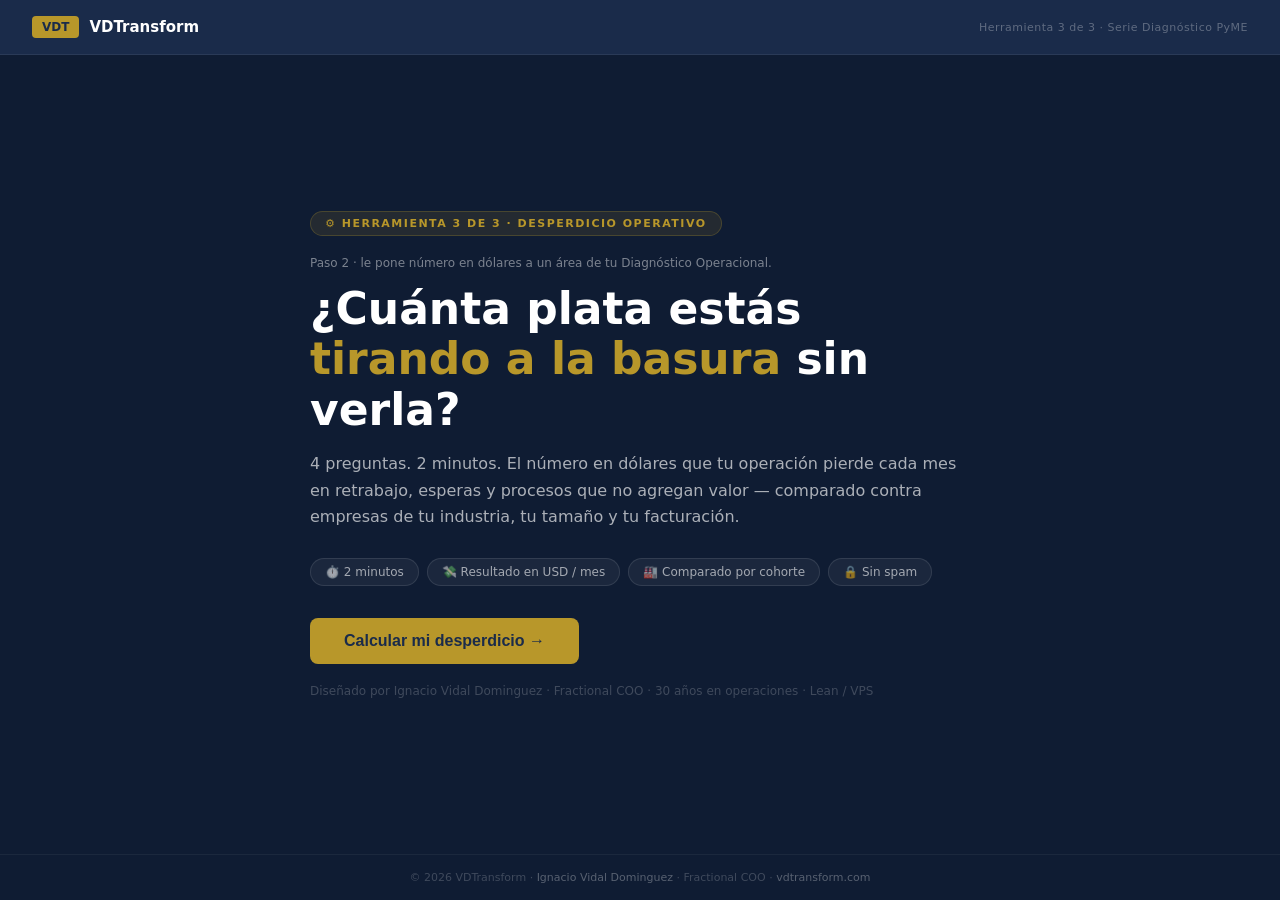
<file: desperdicio/index.html>
<!DOCTYPE html>
<html lang="es">
<head>
<meta charset="UTF-8">
<meta name="viewport" content="width=device-width, initial-scale=1.0">
<title>Calculadora de Desperdicio Operativo · VDTransform</title>
<style>
:root {
  --navy: #1A2B4A; --navy-dark: #0f1c33;
  --gold: #B8972A; --gold-light: #d4ac30;
  --white: #ffffff;
  --red: #dc2626; --orange: #ea580c; --amber: #d97706; --green: #16a34a;
}
* { box-sizing: border-box; margin: 0; padding: 0; }
body { font-family: 'Segoe UI', system-ui, sans-serif; background: var(--navy-dark); color: var(--white); min-height: 100vh; display: flex; flex-direction: column; }

.header { display: flex; align-items: center; justify-content: space-between; padding: 16px 32px; border-bottom: 1px solid rgba(255,255,255,0.07); background: var(--navy); }
.logo { display: flex; align-items: center; gap: 10px; }
.logo-badge { background: var(--gold); color: var(--navy); font-weight: 900; font-size: 12px; padding: 4px 10px; border-radius: 4px; }
.logo-name { font-size: 15px; font-weight: 700; }
.hdr-num { font-size: 11px; color: rgba(255,255,255,0.3); letter-spacing: 0.5px; }

main { flex: 1; display: flex; align-items: center; justify-content: center; padding: 48px 20px; }
.screen { display: none; width: 100%; max-width: 660px; animation: fadeUp 0.35s ease; }
.screen.active { display: block; }
@keyframes fadeUp { from { opacity:0; transform:translateY(16px); } to { opacity:1; transform:translateY(0); } }

.prog-bar { height: 3px; background: rgba(255,255,255,0.08); border-radius: 2px; margin-bottom: 40px; overflow: hidden; }
.prog-fill { height: 100%; background: var(--gold); border-radius: 2px; transition: width 0.5s ease; }

.series-tag { display: inline-flex; align-items: center; gap: 6px; background: rgba(184,151,42,0.12); border: 1px solid rgba(184,151,42,0.25); color: var(--gold); font-size: 11px; font-weight: 700; letter-spacing: 1.5px; text-transform: uppercase; padding: 5px 14px; border-radius: 20px; margin-bottom: 20px; }
h1 { font-size: clamp(26px, 5vw, 44px); font-weight: 800; line-height: 1.15; margin-bottom: 16px; }
h1 em { color: var(--gold); font-style: normal; }
.intro-sub { font-size: 16px; color: rgba(255,255,255,0.65); line-height: 1.65; margin-bottom: 28px; }
.intro-chips { display: flex; flex-wrap: wrap; gap: 8px; margin-bottom: 32px; }
.chip { background: rgba(255,255,255,0.05); border: 1px solid rgba(255,255,255,0.1); border-radius: 20px; padding: 6px 14px; font-size: 12px; color: rgba(255,255,255,0.6); }
.btn { display: inline-flex; align-items: center; gap: 8px; padding: 14px 34px; border-radius: 8px; font-weight: 800; font-size: 16px; border: none; cursor: pointer; transition: all 0.2s; }
.btn-gold { background: var(--gold); color: var(--navy); }
.btn-gold:hover { background: var(--gold-light); transform: translateY(-2px); box-shadow: 0 8px 24px rgba(184,151,42,0.3); }
.intro-note { margin-top: 20px; font-size: 12px; color: rgba(255,255,255,0.2); }

.q-eyebrow { font-size: 11px; font-weight: 700; color: var(--gold); letter-spacing: 1.2px; text-transform: uppercase; margin-bottom: 8px; }
.q-title { font-size: clamp(20px, 4vw, 30px); font-weight: 700; line-height: 1.25; margin-bottom: 8px; }
.q-sub { font-size: 14px; color: rgba(255,255,255,0.45); margin-bottom: 28px; line-height: 1.5; }
.opts { display: flex; flex-direction: column; gap: 10px; }
.opt { background: rgba(255,255,255,0.04); border: 2px solid rgba(255,255,255,0.09); border-radius: 10px; padding: 15px 18px; cursor: pointer; transition: all 0.18s; display: flex; align-items: flex-start; gap: 14px; text-align: left; width: 100%; }
.opt:hover { border-color: rgba(184,151,42,0.5); background: rgba(184,151,42,0.06); }
.opt.sel { border-color: var(--gold); background: rgba(184,151,42,0.1); }
.opt-key { width: 30px; height: 30px; border-radius: 50%; border: 2px solid rgba(255,255,255,0.18); display: flex; align-items: center; justify-content: center; font-size: 12px; font-weight: 700; flex-shrink: 0; transition: all 0.18s; margin-top: 1px; }
.opt.sel .opt-key { background: var(--gold); border-color: var(--gold); color: var(--navy); }
.opt-text { font-size: 15px; color: rgba(255,255,255,0.82); line-height: 1.35; }
.opt-tag { font-size: 11px; color: rgba(255,255,255,0.32); margin-top: 3px; }
.opt.sel .opt-text { color: var(--white); font-weight: 600; }
.btn-next { margin-top: 22px; opacity: 0; pointer-events: none; transform: translateY(8px); transition: all 0.28s; }
.btn-next.vis { opacity: 1; pointer-events: all; transform: translateY(0); }
.btn-outline { background: transparent; border: 2px solid var(--gold); color: var(--gold); }
.btn-outline:hover { background: var(--gold); color: var(--navy); }

.email-check { display: flex; align-items: center; gap: 10px; margin-bottom: 18px; }
.check-icon { width: 38px; height: 38px; border-radius: 50%; background: rgba(22,163,74,0.15); border: 2px solid var(--green); display: flex; align-items: center; justify-content: center; font-size: 17px; flex-shrink: 0; }
.check-label { font-size: 13px; color: rgba(255,255,255,0.45); }
h2 { font-size: clamp(22px,4vw,34px); font-weight: 800; line-height: 1.2; margin-bottom: 10px; }
.email-sub { font-size: 15px; color: rgba(255,255,255,0.55); margin-bottom: 24px; line-height: 1.55; }
.blur-preview { background: rgba(255,255,255,0.04); border: 1px solid rgba(255,255,255,0.08); border-radius: 10px; padding: 18px 20px; margin-bottom: 22px; display: flex; align-items: center; justify-content: space-between; gap: 12px; }
.bp-label { font-size: 12px; color: var(--gold); font-weight: 700; letter-spacing: 0.8px; text-transform: uppercase; margin-bottom: 6px; }
.bp-val { font-size: 34px; font-weight: 900; filter: blur(8px); }
.bp-lock { font-size: 28px; }
.email-row { display: flex; gap: 10px; flex-wrap: wrap; }
.e-input { flex: 1; min-width: 180px; background: rgba(255,255,255,0.07); border: 2px solid rgba(255,255,255,0.12); border-radius: 8px; padding: 13px 16px; font-size: 15px; color: var(--white); outline: none; transition: border-color 0.2s; }
.e-input::placeholder { color: rgba(255,255,255,0.25); }
.e-input:focus { border-color: var(--gold); }
.e-err { color: #f87171; font-size: 12px; display: none; margin-top: 6px; }
.privacy { font-size: 11px; color: rgba(255,255,255,0.25); margin-top: 8px; }

/* RESULTS */
.res-top { text-align: center; margin-bottom: 28px; }
.res-eyebrow { font-size: 11px; font-weight: 700; color: var(--gold); letter-spacing: 1.5px; text-transform: uppercase; margin-bottom: 10px; }
.cost-display { font-size: clamp(38px, 6vw, 56px); font-weight: 800; line-height: 1.02; margin-bottom: 6px; letter-spacing: -0.5px; }
.cost-period { font-size: 15px; color: rgba(255,255,255,0.45); margin-bottom: 18px; }
.res-verdict { font-size: clamp(17px, 3vw, 22px); font-weight: 700; margin-bottom: 10px; line-height: 1.3; }
.res-desc { font-size: 15px; color: rgba(255,255,255,0.6); line-height: 1.65; max-width: 520px; margin: 0 auto; }

.margin-block { background: rgba(255,255,255,0.03); border: 1px solid rgba(255,255,255,0.08); border-radius: 12px; padding: 22px 24px; margin: 22px 0; }
.mb-title { font-size: 12px; font-weight: 700; color: rgba(255,255,255,0.38); letter-spacing: 1px; text-transform: uppercase; margin-bottom: 18px; }
.mb-row { margin-bottom: 16px; }
.mb-row:last-child { margin-bottom: 0; }
.mb-head { display: flex; justify-content: space-between; align-items: baseline; margin-bottom: 7px; }
.mb-name { font-size: 13px; color: rgba(255,255,255,0.7); }
.mb-val { font-size: 14px; font-weight: 700; }
.mb-track { height: 8px; background: rgba(255,255,255,0.07); border-radius: 4px; overflow: hidden; }
.mb-fill { height: 100%; border-radius: 4px; width: 0; transition: width 1.1s cubic-bezier(0.4,0,0.2,1); }
.mb-desc { font-size: 12px; color: rgba(255,255,255,0.35); margin-top: 5px; line-height: 1.4; }
.total-row { display: flex; justify-content: space-between; align-items: center; padding: 14px 0 0; border-top: 1px solid rgba(255,255,255,0.1); margin-top: 14px; }
.total-lbl { font-size: 14px; font-weight: 700; }
.total-val { font-size: 20px; font-weight: 900; color: var(--gold); }

.margin-pts { background: linear-gradient(135deg, rgba(184,151,42,0.1), rgba(184,151,42,0.03)); border: 1px solid rgba(184,151,42,0.22); border-radius: 12px; padding: 20px 24px; margin-bottom: 20px; }
.mp-row { display: flex; align-items: center; gap: 16px; }
.mp-icon { font-size: 30px; }
.mp-label { font-size: 11px; color: var(--gold); font-weight: 700; letter-spacing: 0.8px; text-transform: uppercase; margin-bottom: 4px; }
.mp-val { font-size: 26px; font-weight: 900; color: var(--gold); }
.mp-sub { font-size: 13px; color: rgba(255,255,255,0.4); margin-top: 3px; }

/* COMPARATIVA por cohorte */
.compare-block { background: rgba(255,255,255,0.03); border: 1px solid rgba(255,255,255,0.08); border-radius: 12px; padding: 22px 24px; margin: 22px 0; }
.cmp-title { font-size: 12px; font-weight: 700; color: rgba(255,255,255,0.38); letter-spacing: 1px; text-transform: uppercase; margin-bottom: 6px; }
.cmp-sub { font-size: 13px; color: rgba(255,255,255,0.55); margin-bottom: 14px; line-height: 1.5; }
.cmp-cohort { display: flex; gap: 10px; margin-bottom: 26px; }
.cmp-stat { flex: 1; background: rgba(255,255,255,0.04); border: 1px solid rgba(255,255,255,0.08); border-radius: 9px; padding: 12px 14px; }
.cmp-stat .lbl { font-size: 10.5px; color: rgba(255,255,255,0.4); text-transform: uppercase; letter-spacing: 0.5px; margin-bottom: 4px; }
.cmp-stat .num { font-size: 20px; font-weight: 800; }
.cmp-track { position: relative; display: flex; height: 10px; border-radius: 5px; }
.cmp-zone { flex: 1; height: 100%; }
.cmp-zone.z-green { background: #16a34a; border-radius: 5px 0 0 5px; }
.cmp-zone.z-amber { background: #d97706; }
.cmp-zone.z-orange { background: #ea580c; }
.cmp-zone.z-red { background: #dc2626; border-radius: 0 5px 5px 0; }
.cmp-avg { position: absolute; top: -5px; left: 50%; transform: translateX(-50%); width: 2px; height: 20px; background: rgba(255,255,255,0.55); }
.cmp-avg-lbl { position: absolute; top: -26px; left: 50%; transform: translateX(-50%); font-size: 9.5px; color: rgba(255,255,255,0.5); white-space: nowrap; }
.cmp-marker { position: absolute; top: -7px; left: 50%; transform: translateX(-50%); transition: left 1.1s cubic-bezier(0.4,0,0.2,1); text-align: center; z-index: 2; }
.cmp-dot { width: 22px; height: 22px; border-radius: 50%; background: #fff; border: 3px solid var(--navy-dark); box-shadow: 0 2px 8px rgba(0,0,0,0.45); margin: 0 auto; }
.cmp-flag { font-size: 10px; font-weight: 700; color: var(--white); background: var(--navy); border: 1px solid rgba(255,255,255,0.22); padding: 3px 8px; border-radius: 10px; margin-top: 8px; white-space: nowrap; }
.cmp-labels { display: flex; justify-content: space-between; margin-top: 28px; font-size: 11px; color: rgba(255,255,255,0.38); }
.cmp-bench { display: flex; gap: 12px; align-items: flex-start; background: rgba(184,151,42,0.08); border: 1px solid rgba(184,151,42,0.2); border-radius: 10px; padding: 14px 16px; margin-top: 20px; }
.cmp-bench-icon { font-size: 20px; flex-shrink: 0; }
.cmp-bench-text { font-size: 13px; color: rgba(255,255,255,0.72); line-height: 1.55; }
.cmp-bench-text strong { color: var(--white); }
.cmp-src { font-size: 10px; color: rgba(255,255,255,0.3); margin-top: 6px; }

.changes { margin-bottom: 22px; }
.ch-title { font-size: 12px; font-weight: 700; color: rgba(255,255,255,0.38); letter-spacing: 1px; text-transform: uppercase; margin-bottom: 12px; }
.ch-item { display: flex; gap: 10px; margin-bottom: 10px; align-items: flex-start; }
.ch-dot { width: 6px; height: 6px; border-radius: 50%; background: var(--gold); margin-top: 7px; flex-shrink: 0; }
.ch-text { font-size: 14px; color: rgba(255,255,255,0.7); line-height: 1.55; }

.cta-box { border-radius: 12px; padding: 22px 24px; margin-bottom: 14px; }
.cta-tag { font-size: 11px; font-weight: 700; letter-spacing: 1.2px; text-transform: uppercase; margin-bottom: 8px; }
.cta-title { font-size: 18px; font-weight: 800; margin-bottom: 8px; line-height: 1.3; }
.cta-text { font-size: 14px; color: rgba(255,255,255,0.6); margin-bottom: 16px; line-height: 1.5; }
.cta-btn { display: inline-flex; align-items: center; gap: 7px; padding: 12px 24px; border-radius: 7px; font-weight: 700; font-size: 14px; text-decoration: none; transition: all 0.2s; }
.cta-btn:hover { filter: brightness(1.12); transform: translateY(-1px); }
.series-nav { margin-top: 14px; font-size: 12px; color: rgba(255,255,255,0.3); display: flex; flex-direction: column; gap: 4px; }
.series-nav a { color: rgba(184,151,42,0.7); text-decoration: none; }

footer { text-align: center; padding: 16px; font-size: 11px; color: rgba(255,255,255,0.2); border-top: 1px solid rgba(255,255,255,0.05); }
footer a { color: rgba(255,255,255,0.3); text-decoration: none; }

@media(max-width:540px) {
  .header { padding: 12px 16px; }
  .margin-block, .cta-box, .margin-pts, .compare-block { padding: 16px; }
  .cmp-cohort { flex-direction: column; }
}
</style>
</head>
<body>

<header class="header">
  <div class="logo">
    <span class="logo-badge">VDT</span>
    <span class="logo-name">VDTransform</span>
  </div>
  <div class="hdr-num">Herramienta 3 de 3 · Serie Diagnóstico PyME</div>
</header>

<main>

<!-- INTRO -->
<div class="screen active" id="s-intro">
  <div class="series-tag">⚙️ Herramienta 3 de 3 · Desperdicio operativo</div>
  <div style="font-size:12px;color:rgba(255,255,255,0.45);margin-bottom:14px;">Paso 2 · le pone número en dólares a un área de tu Diagnóstico Operacional.</div>
  <h1>¿Cuánta plata estás <em>tirando a la basura</em> sin verla?</h1>
  <p class="intro-sub">4 preguntas. 2 minutos. El número en dólares que tu operación pierde cada mes en retrabajo, esperas y procesos que no agregan valor — comparado contra empresas de tu industria, tu tamaño y tu facturación.</p>
  <div class="intro-chips">
    <div class="chip">⏱️ 2 minutos</div>
    <div class="chip">💸 Resultado en USD / mes</div>
    <div class="chip">🏭 Comparado por cohorte</div>
    <div class="chip">🔒 Sin spam</div>
  </div>
  <button class="btn btn-gold" onclick="start()">Calcular mi desperdicio →</button>
  <p class="intro-note">Diseñado por Ignacio Vidal Dominguez · Fractional COO · 30 años en operaciones · Lean / VPS</p>
</div>

<!-- Q0 · INDUSTRIA -->
<div class="screen" id="s-q0">
  <div class="prog-bar"><div class="prog-fill" style="width:20%"></div></div>
  <div class="q-eyebrow">Perfil · 1 de 3 · Tu industria</div>
  <div class="q-title">¿En qué sector opera tu empresa?</div>
  <p class="q-sub">El nivel de desperdicio operativo típico cambia mucho según la naturaleza del negocio.</p>
  <div class="opts" id="opts0">
    <button class="opt" onclick="pick(0,0,'srv')"><div class="opt-key">A</div><div><div class="opt-text">Servicios profesionales, consultoría o agencia</div></div></button>
    <button class="opt" onclick="pick(0,1,'mfg')"><div class="opt-key">B</div><div><div class="opt-text">Manufactura, producción o industria</div></div></button>
    <button class="opt" onclick="pick(0,2,'com')"><div class="opt-key">C</div><div><div class="opt-text">Comercio, distribución o logística</div></div></button>
    <button class="opt" onclick="pick(0,3,'tec')"><div class="opt-key">D</div><div><div class="opt-text">Tecnología, software o salud</div></div></button>
  </div>
  <button class="btn btn-outline btn-next" id="nx0" onclick="goQ(1)">Siguiente →</button>
</div>

<!-- Q1 · EMPLEADOS -->
<div class="screen" id="s-q1">
  <div class="prog-bar"><div class="prog-fill" style="width:40%"></div></div>
  <div class="q-eyebrow">Perfil · 2 de 3 · Tamaño</div>
  <div class="q-title">¿Cuántos empleados tiene tu empresa?</div>
  <p class="q-sub">Incluí empleados directos, no contratistas ocasionales.</p>
  <div class="opts" id="opts1">
    <button class="opt" onclick="pick(1,0,'xs')"><div class="opt-key">A</div><div><div class="opt-text">5 a 20 empleados</div></div></button>
    <button class="opt" onclick="pick(1,1,'sm')"><div class="opt-key">B</div><div><div class="opt-text">21 a 50 empleados</div></div></button>
    <button class="opt" onclick="pick(1,2,'md')"><div class="opt-key">C</div><div><div class="opt-text">51 a 150 empleados</div></div></button>
    <button class="opt" onclick="pick(1,3,'lg')"><div class="opt-key">D</div><div><div class="opt-text">Más de 150 empleados</div></div></button>
  </div>
  <button class="btn btn-outline btn-next" id="nx1" onclick="goQ(2)">Siguiente →</button>
</div>

<!-- Q2 · FACTURACIÓN -->
<div class="screen" id="s-q2">
  <div class="prog-bar"><div class="prog-fill" style="width:65%"></div></div>
  <div class="q-eyebrow">Perfil · 3 de 3 · Facturación</div>
  <div class="q-title">¿Cuál es la facturación mensual aproximada?</div>
  <p class="q-sub">Solo el orden de magnitud, para calibrar el impacto en tu escala.</p>
  <div class="opts" id="opts2">
    <button class="opt" onclick="pick(2,0,'f1')"><div class="opt-key">A</div><div><div class="opt-text">Menos de USD 40K / mes</div></div></button>
    <button class="opt" onclick="pick(2,1,'f2')"><div class="opt-key">B</div><div><div class="opt-text">USD 40K a 170K / mes</div></div></button>
    <button class="opt" onclick="pick(2,2,'f3')"><div class="opt-key">C</div><div><div class="opt-text">USD 170K a 500K / mes</div></div></button>
    <button class="opt" onclick="pick(2,3,'f4')"><div class="opt-key">D</div><div><div class="opt-text">Más de USD 500K / mes</div></div></button>
  </div>
  <button class="btn btn-outline btn-next" id="nx2" onclick="goQ(3)">Siguiente →</button>
</div>

<!-- Q3 · MADUREZ DE PROCESOS -->
<div class="screen" id="s-q3">
  <div class="prog-bar"><div class="prog-fill" style="width:88%"></div></div>
  <div class="q-eyebrow">Diagnóstico · Cómo gestionás la eficiencia</div>
  <div class="q-title">¿Cómo trabajás hoy la eficiencia de tus procesos?</div>
  <p class="q-sub">Qué tan sistemático es el modo en que medís y mejorás cómo se hace el trabajo.</p>
  <div class="opts" id="opts3">
    <button class="opt" onclick="pick(3,0,0)"><div class="opt-key">A</div><div>
      <div class="opt-text">Medimos indicadores y mejoramos con método (Lean / mejora continua)</div>
      <div class="opt-tag">Gestión madura</div></div></button>
    <button class="opt" onclick="pick(3,1,1)"><div class="opt-key">B</div><div>
      <div class="opt-text">Tenemos algunos indicadores, pero sin un método sistemático</div>
      <div class="opt-tag">Gestión parcial</div></div></button>
    <button class="opt" onclick="pick(3,2,2)"><div class="opt-key">C</div><div>
      <div class="opt-text">Vamos resolviendo los problemas sobre la marcha</div>
      <div class="opt-tag">Gestión reactiva</div></div></button>
    <button class="opt" onclick="pick(3,3,3)"><div class="opt-key">D</div><div>
      <div class="opt-text">No medimos la eficiencia — se trabaja como siempre se hizo</div>
      <div class="opt-tag">Sin medición</div></div></button>
  </div>
  <button class="btn btn-outline btn-next" id="nx3" onclick="goEmail()">Ver mi resultado →</button>
</div>

<!-- EMAIL -->
<div class="screen" id="s-email">
  <div class="email-check">
    <div class="check-icon">✓</div>
    <div class="check-label">Análisis completado — tu resultado está listo</div>
  </div>
  <h2>La plata que se va sin que aparezca en ningún número.</h2>
  <p class="email-sub">Primero, el dato de tu cohorte (gratis). Después, dejá tu email para ver TU número, el desglose y cuánto es recuperable en 90 días.</p>
  <div style="background:rgba(184,151,42,0.08);border:1px solid rgba(184,151,42,0.2);border-radius:10px;padding:14px 16px;margin-bottom:18px;">
    <div style="font-size:11px;text-transform:uppercase;letter-spacing:0.5px;color:var(--gold);font-weight:700;margin-bottom:6px;">Tu cohorte</div>
    <div id="cohortTeaser" style="font-size:13.5px;line-height:1.55;color:rgba(255,255,255,0.82);">—</div>
  </div>
  <div class="blur-preview">
    <div>
      <div class="bp-label">Desperdicio operativo estimado / año</div>
      <div class="bp-val" id="prevBlur">$18.400</div>
    </div>
    <div class="bp-lock">🔒</div>
  </div>
  <div class="email-row">
    <input type="email" class="e-input" id="emailInp" placeholder="tu@empresa.com" />
    <button class="btn btn-gold" onclick="submitEmail()">Ver el número →</button>
  </div>
  <div class="e-err" id="eErr">Ingresá un email válido.</div>
  <p class="privacy">🔒 Sin spam. Podés desuscribirte cuando quieras.</p>
</div>

<!-- RESULTS -->
<div class="screen" id="s-res">
  <div class="res-top">
    <div class="res-eyebrow">Desperdicio operativo estimado por año</div>
    <div class="cost-display" id="costDisplay">—</div>
    <div class="cost-period">USD por año · tiempo, reprocesos y procesos que no agregan valor</div>
    <div style="font-size:11px;color:rgba(255,255,255,0.4);margin-top:8px;font-style:italic;">Estimación de orden de magnitud · el número exacto surge del diagnóstico</div>
    <div class="res-verdict" id="resVerdict"></div>
    <p class="res-desc" id="resDesc"></p>
  </div>

  <div class="margin-block">
    <div class="mb-title">Desglose — dónde se concentra el desperdicio</div>
    <div class="mb-row">
      <div class="mb-head">
        <div class="mb-name">① Tiempo, esperas y retrabajo</div>
        <div class="mb-val" id="v1" style="color:#ea580c">—</div>
      </div>
      <div class="mb-track"><div class="mb-fill" id="f1bar" style="background:#ea580c"></div></div>
      <div class="mb-desc">Horas-persona que se van en esperar, corregir y rehacer lo que salió mal la primera vez.</div>
    </div>
    <div class="mb-row">
      <div class="mb-head">
        <div class="mb-name">② Sobre-proceso e inventario quieto</div>
        <div class="mb-val" id="v2" style="color:#d97706">—</div>
      </div>
      <div class="mb-track"><div class="mb-fill" id="f2bar" style="background:#d97706"></div></div>
      <div class="mb-desc">Hacer de más, controles redundantes, stock o trabajo en curso parado consumiendo capital.</div>
    </div>
    <div class="mb-row">
      <div class="mb-head">
        <div class="mb-name">③ Movimiento y coordinación</div>
        <div class="mb-val" id="v3" style="color:#dc2626">—</div>
      </div>
      <div class="mb-track"><div class="mb-fill" id="f3bar" style="background:#dc2626"></div></div>
      <div class="mb-desc">Idas y vueltas, traspasos entre áreas, reuniones y mails para destrabar lo que debería fluir solo.</div>
    </div>
    <div class="total-row">
      <div class="total-lbl">Desperdicio anual estimado</div>
      <div class="total-val" id="totalVal">—</div>
    </div>
  </div>

  <div class="margin-pts">
    <div class="mp-row">
      <div class="mp-icon">♻️</div>
      <div>
        <div class="mp-label">Recuperable en los primeros 90 días</div>
        <div class="mp-val" id="recVal">—</div>
        <div class="mp-sub">parte del desperdicio que se puede eliminar con intervención estructurada, sin invertir en más recursos</div>
      </div>
    </div>
  </div>

  <!-- COMPARATIVA contra dato real (COPQ) -->
  <div class="compare-block">
    <div class="cmp-title">📊 Tu estimación contra el dato real de la industria</div>
    <div class="cmp-sub">Costo de Mala Calidad (COPQ) medido en estudios de calidad — no una opinión.</div>
    <div class="cmp-cohort">
      <div class="cmp-stat">
        <div class="lbl">Clase mundial (medido)</div>
        <div class="num" style="color:#16a34a">3–5%</div>
      </div>
      <div class="cmp-stat">
        <div class="lbl">Sin medición (medido)</div>
        <div class="num" style="color:#C0492F">15–40%</div>
      </div>
      <div class="cmp-stat">
        <div class="lbl">Tu estimación</div>
        <div class="num" id="cohortYou" style="color:var(--gold-light)">—</div>
      </div>
    </div>
    <div class="cmp-track">
      <div class="cmp-zone z-green"></div>
      <div class="cmp-zone z-amber"></div>
      <div class="cmp-zone z-orange"></div>
      <div class="cmp-zone z-red"></div>
      <div class="cmp-marker" id="cmpMarker">
        <div class="cmp-dot"></div>
        <div class="cmp-flag">Tu estimación</div>
      </div>
    </div>
    <div class="cmp-labels">
      <span>Clase mundial · 3–5%</span>
      <span>Sin medición · 15–40%</span>
    </div>
    <div class="cmp-bench">
      <div class="cmp-bench-icon">🏭</div>
      <div>
        <div class="cmp-bench-text" id="cmpBenchText">—</div>
        <div class="cmp-src">El desperdicio "visible" (scrap + retrabajo) ronda solo ~2% de ventas (APQC). El Costo de Mala Calidad TOTAL —esperas, reprocesos, lo oculto— va de 15–40% sin medición y baja a 3–5% en clase mundial (Quality Digest / tradición ASQ). Tu número exacto surge del diagnóstico.</div>
      </div>
    </div>
  </div>

  <div class="changes">
    <div class="ch-title">Por qué pasa esto</div>
    <div id="changesList"></div>
  </div>

  <div class="cta-box" id="ctaBox">
    <div class="cta-tag" id="ctaTag"></div>
    <div class="cta-title" id="ctaTitle"></div>
    <div class="cta-text" id="ctaText"></div>
    <a class="cta-btn" id="ctaBtn" href="#" target="_blank">—</a>
    <div class="series-nav">
      <span>📊 Serie Diagnóstico PyME — las 3 herramientas:</span>
      <a href="#">① ¿Cuánto cuesta ser el cuello de botella?</a>
      <a href="#">② ¿Cuánto margen estás dejando sobre la mesa?</a>
      <span>③ ¿Cuánto desperdicio operativo estás absorbiendo? (estás acá)</span>
    </div>
  </div>
</div>

</main>

<footer>© 2026 VDTransform · <a href="https://www.linkedin.com/in/ignaciovidaldominguez/" target="_blank">Ignacio Vidal Dominguez</a> · Fractional COO · <a href="https://vdtransform.com" target="_blank">vdtransform.com</a></footer>

<script>
// ─── STATE ───────────────────────────────────────────
const S = { q0: null, q1: null, q2: null, q3: null, email: '' };

function show(id) {
  document.querySelectorAll('.screen').forEach(s => s.classList.remove('active'));
  document.getElementById(id).classList.add('active');
  window.scrollTo(0, 0);
}
function start() { show('s-q0'); }
function goQ(n)  { show(`s-q${n}`); }
function goEmail() {
  const { total, ind, emp, rev, cohortPct } = calcWaste();
  document.getElementById('prevBlur').textContent = fmtUSD(total * 12);
  document.getElementById('cohortTeaser').innerHTML =
    `El Costo de Mala Calidad medido va de <strong>15–40% de los ingresos</strong> en empresas que nunca lo midieron, y baja a <strong>3–5%</strong> en operaciones clase mundial. ¿Dónde estás vos? Tu número, abajo.`;
  show('s-email');
}

function pick(qIdx, optIdx, val) {
  document.querySelectorAll(`#opts${qIdx} .opt`).forEach(o => o.classList.remove('sel'));
  document.querySelectorAll(`#opts${qIdx} .opt`)[optIdx].classList.add('sel');
  S[`q${qIdx}`] = { optIdx, val };
  document.getElementById(`nx${qIdx}`).classList.add('vis');
  if (window.innerWidth < 600) setTimeout(() => {
    if (qIdx < 3) goQ(qIdx + 1);
    else goEmail();
  }, 420);
}

function submitEmail() {
  const v = document.getElementById('emailInp').value.trim();
  if (!v || !/^[^\s@]+@[^\s@]+\.[^\s@]+$/.test(v)) {
    document.getElementById('eErr').style.display = 'block';
    document.getElementById('emailInp').style.borderColor = '#f87171';
    return;
  }
  document.getElementById('eErr').style.display = 'none';
  S.email = v;
  const { total } = calcWaste();
  sendLead('Desperdicio', v, fmtUSD(total * 12) + '/año');
  renderResults();
}

function sendLead(calculadora, email, resultado) {
  fetch('https://docs.google.com/forms/d/e/1FAIpQLSeu8_8bEf7XqrPRR40qzG1PrC382LgdmFVdZNoaYMfqTEbt-Q/formResponse', {
    method: 'POST',
    mode: 'no-cors',
    headers: { 'Content-Type': 'application/x-www-form-urlencoded' },
    body: new URLSearchParams({
      'entry.976218130': calculadora,
      'entry.1780489578': email,
      'entry.943574157': resultado,
    }),
  }).catch(() => {});
}

// ─── PERFIL / COHORTE ─────────────────────────────────
const REV_MAP   = { f1: 25000, f2: 100000, f3: 330000, f4: 750000 };
const REV_LABEL = { f1: 'menos de USD 40K/mes', f2: 'USD 40–170K/mes', f3: 'USD 170–500K/mes', f4: 'más de USD 500K/mes' };
const IND_LABEL = { srv: 'servicios profesionales', mfg: 'manufactura', com: 'comercio o distribución', tec: 'tecnología o salud' };
const EMP_LABEL = { xs: '5–20', sm: '21–50', md: '51–150', lg: '+150' };

// Desperdicio típico (% de ingresos) en el PROMEDIO de cada industria — centro de la banda de la cohorte
const IND_WASTE_BASE = { mfg: 0.20, com: 0.16, srv: 0.13, tec: 0.10 };
// Ajuste por tamaño: empresas más chicas suelen estar menos sistematizadas
const SIZE_MULT = { xs: 1.12, sm: 1.05, md: 1.0, lg: 0.95 };
// Cuánto se desvía tu empresa del promedio de su cohorte según madurez de gestión
const MATURITY_MULT = [0.55, 0.85, 1.20, 1.60]; // 0=madura ... 3=sin medición
const RECOVERABLE = 0.4;

function calcWaste() {
  const ind    = S.q0?.val ?? 'srv';
  const emp    = S.q1?.val ?? 'sm';
  const rev    = REV_MAP[S.q2?.val] ?? 100000;
  const matLvl = S.q3?.optIdx ?? 2;

  const cohortPct = IND_WASTE_BASE[ind] * SIZE_MULT[emp];   // promedio de la cohorte
  let   userPct   = cohortPct * MATURITY_MULT[matLvl];      // tu empresa
  userPct         = Math.min(userPct, 0.30);                // tope de coherencia (COPQ defendible 15–30%)
  const total     = Math.round(rev * userPct);

  const comp1 = Math.round(total * 0.45);
  const comp2 = Math.round(total * 0.32);
  const comp3 = total - comp1 - comp2;
  const recoverable = Math.round(total * RECOVERABLE);

  return { ind, emp, rev, matLvl, cohortPct, userPct, total, comp1, comp2, comp3, recoverable };
}

function fmtNum(n) { return new Intl.NumberFormat('es-CL').format(Math.round(n / 100) * 100); }
function fmtUSD(n) { return `USD ${fmtNum(n)}`; }
function pct(x) { return (x * 100).toFixed(0) + '%'; }

// ─── RENDER ───────────────────────────────────────────
function renderResults() {
  show('s-res');
  const { ind, emp, rev, matLvl, cohortPct, userPct, total, comp1, comp2, comp3, recoverable } = calcWaste();
  const annual = total * 12;

  // Animated counter (anual, protagonista)
  let cur = 0;
  const cd = document.getElementById('costDisplay');
  const iv = setInterval(() => {
    cur = Math.min(cur + Math.ceil(annual / 40), annual);
    cd.textContent = fmtUSD(cur);
    if (cur >= annual) { clearInterval(iv); cd.textContent = fmtUSD(annual); }
  }, 28);
  const color = total < 5000 ? '#3E8E5A' : total < 18000 ? '#C99A3B' : total < 45000 ? '#C56B3A' : '#C0492F';
  cd.style.color = color;

  // Verdict
  const verdicts = [
    { max: 4999,  v: 'Tu operación está bastante ajustada.',
      d: 'El desperdicio operativo es bajo: ya gestionás con método. El foco ahora está en sostenerlo y en escalar sin perder esa disciplina.' },
    { max: 17999, v: 'Hay desperdicio real, todos los meses, en silencio.',
      d: 'No es falta de trabajo — es trabajo que no llega al cliente. Con un diagnóstico de procesos y unos pocos cambios, buena parte se recupera en 60-90 días sin gastar más.' },
    { max: 44999, v: 'El desperdicio ya es estructural, no anecdótico.',
      d: 'A este nivel, las pérdidas no se arreglan pidiéndole más al equipo. Requieren rediseñar cómo fluye el trabajo: dónde espera, dónde se rehace, dónde se duplica.' },
    { max: Infinity, v: 'Esta es una de las mayores fugas de tu empresa hoy.',
      d: 'Con tu escala, cada punto de desperdicio son cientos de miles al año. El potencial de recuperación justifica de sobra un diagnóstico operacional completo.' },
  ];
  const vd = verdicts.find(x => total <= x.max);
  document.getElementById('resVerdict').textContent = vd.v;
  document.getElementById('resDesc').textContent = vd.d;

  // Bars
  const maxComp = Math.max(comp1, comp2, comp3, 1);
  document.getElementById('v1').textContent = fmtUSD(comp1 * 12);
  document.getElementById('v2').textContent = fmtUSD(comp2 * 12);
  document.getElementById('v3').textContent = fmtUSD(comp3 * 12);
  document.getElementById('totalVal').textContent = fmtUSD(annual);
  setTimeout(() => {
    document.getElementById('f1bar').style.width = `${(comp1/maxComp)*100}%`;
    document.getElementById('f2bar').style.width = `${(comp2/maxComp)*100}%`;
    document.getElementById('f3bar').style.width = `${(comp3/maxComp)*100}%`;
  }, 200);

  // Recuperable
  document.getElementById('recVal').textContent = `${fmtUSD(recoverable)} / mes  ·  ${fmtUSD(recoverable*12)} / año`;

  // ── COMPARATIVA CONTRA DATO REAL (COPQ)
  document.getElementById('cohortYou').textContent = `~${pct(userPct)}`;
  document.getElementById('cmpBenchText').innerHTML =
    `Tu nivel estimado de desperdicio total es <strong>~${pct(userPct)}</strong> de los ingresos (~${fmtUSD(annual)}/año). Una operación clase mundial lo tiene en <strong>3–5%</strong>; las que nunca lo midieron, entre <strong>15% y 40%</strong>. La distancia hasta clase mundial es tu oportunidad — y es real, no teórica.`;
  // Marcador en escala real: 3% (clase mundial) → 40% (sin medición)
  let cmpPos = Math.round(((userPct * 100 - 3) / (40 - 3)) * 100);
  cmpPos = Math.max(6, Math.min(94, cmpPos));
  setTimeout(() => { document.getElementById('cmpMarker').style.left = cmpPos + '%'; }, 350);

  // Por qué pasa
  const whys = [
    matLvl >= 2
      ? 'Sin indicadores de proceso, el desperdicio es invisible: nadie lo ve porque no se mide. Y lo que no se mide, no se gestiona.'
      : 'Aun midiendo, hay desperdicio que se naturaliza: tareas que "siempre se hicieron así" y que ya nadie cuestiona.',
    'El desperdicio rara vez es culpa de la gente. Es el sistema el que obliga a esperar, rehacer y coordinar de más. Cambiás el sistema, cambia el resultado.',
    'La mayor parte se recupera sin invertir en más recursos: no es contratar más, es dejar de perder lo que ya tenés.',
  ];
  document.getElementById('changesList').innerHTML = whys.map(t =>
    `<div class="ch-item"><div class="ch-dot"></div><div class="ch-text">${t}</div></div>`
  ).join('');

  // CTA
  const cb = document.getElementById('ctaBox');
  if (total >= 18000) {
    cb.style.cssText = 'background:rgba(220,38,38,0.08);border:1px solid rgba(220,38,38,0.25);border-radius:12px;padding:22px 24px;margin-bottom:14px;';
    document.getElementById('ctaTag').innerHTML = `<span style="color:#f87171">🚨 OPORTUNIDAD DE ALTO IMPACTO</span>`;
    document.getElementById('ctaTitle').textContent = `${fmtUSD(annual)}/año de desperdicio es plata que ya es tuya.`;
    document.getElementById('ctaText').textContent =
      `El Programa Vértice Sprint ataca el desperdicio operativo con diagnóstico Lean en planta (Gemba) y rediseño de procesos. Una llamada de 30 min para ver si aplica a tu caso.`;
    const btn = document.getElementById('ctaBtn');
    btn.textContent = 'Agendar 30 minutos →';
    btn.style.cssText = 'background:#dc2626;color:#fff;display:inline-flex;align-items:center;gap:7px;padding:12px 24px;border-radius:7px;font-weight:700;font-size:14px;text-decoration:none;';
    btn.href = 'https://calendly.com/ivd2107/30min'; // REEMPLAZAR
  } else if (total >= 5000) {
    cb.style.cssText = 'background:rgba(217,119,6,0.08);border:1px solid rgba(217,119,6,0.22);border-radius:12px;padding:22px 24px;margin-bottom:14px;';
    document.getElementById('ctaTag').innerHTML = `<span style="color:#fbbf24">📋 VISTA COMPLETA</span>`;
    document.getElementById('ctaTitle').textContent = 'El desperdicio es una de varias fugas.';
    document.getElementById('ctaText').textContent =
      `El Diagnóstico de Salud Operacional integra dependencia, margen y desperdicio en un solo número de oportunidad. 5 minutos, gratis.`;
    const btn = document.getElementById('ctaBtn');
    btn.textContent = 'Hacer el Diagnóstico completo →';
    btn.style.cssText = 'background:#d97706;color:#fff;display:inline-flex;align-items:center;gap:7px;padding:12px 24px;border-radius:7px;font-weight:700;font-size:14px;text-decoration:none;';
    btn.href = 'https://vdtransform.com/diagnostico'; // REEMPLAZAR
  } else {
    cb.style.cssText = 'background:rgba(22,163,74,0.07);border:1px solid rgba(22,163,74,0.2);border-radius:12px;padding:22px 24px;margin-bottom:14px;';
    document.getElementById('ctaTag').innerHTML = `<span style="color:#4ade80">✅ OPERACIÓN AJUSTADA</span>`;
    document.getElementById('ctaTitle').textContent = 'Tu operación desperdicia poco. El próximo paso es escalar sin perder eso.';
    document.getElementById('ctaText').textContent = `Publicamos 3 veces por semana sobre operaciones y crecimiento para dueños de empresa.`;
    const btn = document.getElementById('ctaBtn');
    btn.textContent = 'Seguir a Ignacio en LinkedIn →';
    btn.style.cssText = 'background:#16a34a;color:#fff;display:inline-flex;align-items:center;gap:7px;padding:12px 24px;border-radius:7px;font-weight:700;font-size:14px;text-decoration:none;';
    btn.href = 'https://www.linkedin.com/in/ignaciovidaldominguez/';
  }
}
</script>
</body>
</html>
</file>
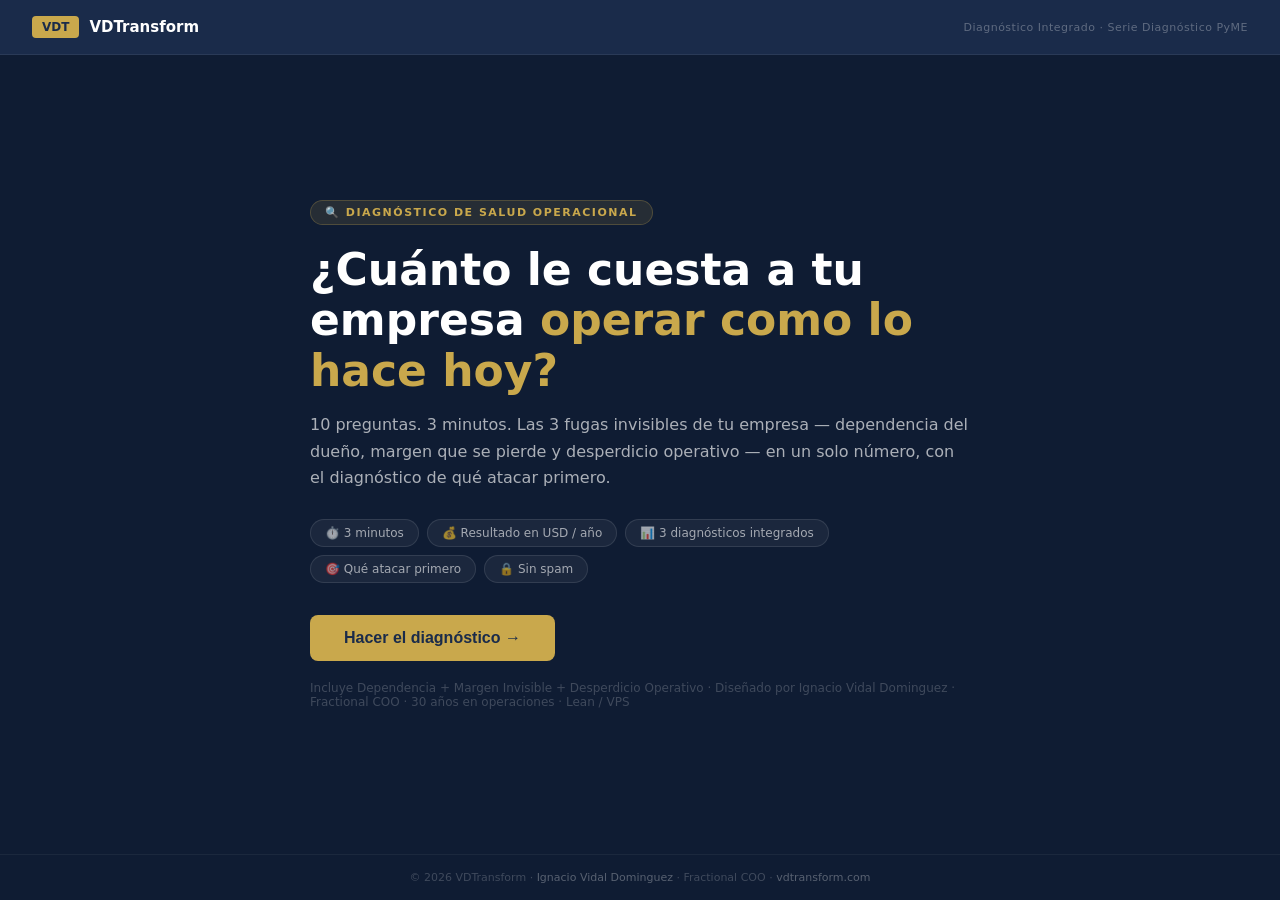
<file: diagnostico/index.html>
<!DOCTYPE html>
<html lang="es">
<head>
<meta charset="UTF-8">
<meta name="viewport" content="width=device-width, initial-scale=1.0">
<title>Diagnóstico de Salud Operacional · VDTransform</title>
<meta name="description" content="Las 3 fugas invisibles de tu empresa en un solo número. Dependencia, margen y desperdicio operativo — en 3 minutos.">
<style>
:root {
  --navy: #1A2B4A; --navy-dark: #0f1c33;
  --gold: #C9A84C; --gold-light: #dabe6a;
  --white: #ffffff;
  --red: #C0492F; --orange: #C56B3A; --amber: #C99A3B; --green: #3E8E5A;
}
* { box-sizing: border-box; margin: 0; padding: 0; }
body { font-family: 'Segoe UI', system-ui, sans-serif; background: var(--navy-dark); color: var(--white); min-height: 100vh; display: flex; flex-direction: column; }

.header { display: flex; align-items: center; justify-content: space-between; padding: 16px 32px; border-bottom: 1px solid rgba(255,255,255,0.07); background: var(--navy); }
.logo { display: flex; align-items: center; gap: 10px; }
.logo-badge { background: var(--gold); color: var(--navy); font-weight: 900; font-size: 12px; padding: 4px 10px; border-radius: 4px; }
.logo-name { font-size: 15px; font-weight: 700; }
.hdr-label { font-size: 11px; color: rgba(255,255,255,0.3); letter-spacing: 0.5px; }

main { flex: 1; display: flex; align-items: center; justify-content: center; padding: 48px 20px; }
.screen { display: none; width: 100%; max-width: 660px; animation: fadeUp 0.35s ease; }
.screen.active { display: block; }
@keyframes fadeUp { from { opacity:0; transform:translateY(16px); } to { opacity:1; transform:translateY(0); } }

.prog-bar { height: 3px; background: rgba(255,255,255,0.08); border-radius: 2px; margin-bottom: 36px; overflow: hidden; }
.prog-fill { height: 100%; background: var(--gold); border-radius: 2px; transition: width 0.5s ease; }

.series-tag { display: inline-flex; align-items: center; gap: 6px; background: rgba(201,168,76,0.12); border: 1px solid rgba(201,168,76,0.25); color: var(--gold); font-size: 11px; font-weight: 700; letter-spacing: 1.5px; text-transform: uppercase; padding: 5px 14px; border-radius: 20px; margin-bottom: 20px; }
.section-badge { display: inline-flex; align-items: center; gap: 6px; background: rgba(255,255,255,0.06); border: 1px solid rgba(255,255,255,0.12); color: rgba(255,255,255,0.7); font-size: 11px; font-weight: 700; letter-spacing: 1px; text-transform: uppercase; padding: 4px 12px; border-radius: 20px; margin-bottom: 16px; }
h1 { font-size: clamp(26px, 5vw, 44px); font-weight: 800; line-height: 1.15; margin-bottom: 16px; }
h1 em { color: var(--gold); font-style: normal; }
.intro-sub { font-size: 16px; color: rgba(255,255,255,0.65); line-height: 1.65; margin-bottom: 28px; }
.intro-chips { display: flex; flex-wrap: wrap; gap: 8px; margin-bottom: 32px; }
.chip { background: rgba(255,255,255,0.05); border: 1px solid rgba(255,255,255,0.1); border-radius: 20px; padding: 6px 14px; font-size: 12px; color: rgba(255,255,255,0.6); }
.btn { display: inline-flex; align-items: center; gap: 8px; padding: 14px 34px; border-radius: 8px; font-weight: 800; font-size: 16px; border: none; cursor: pointer; transition: all 0.2s; }
.btn-gold { background: var(--gold); color: var(--navy); }
.btn-gold:hover { background: var(--gold-light); transform: translateY(-2px); box-shadow: 0 8px 24px rgba(201,168,76,0.3); }
.btn-outline { background: transparent; border: 2px solid var(--gold); color: var(--gold); }
.btn-outline:hover { background: var(--gold); color: var(--navy); }
.btn-next { margin-top: 22px; opacity: 0; pointer-events: none; transform: translateY(8px); transition: all 0.28s; }
.btn-next.vis { opacity: 1; pointer-events: all; transform: translateY(0); }
.intro-note { margin-top: 20px; font-size: 12px; color: rgba(255,255,255,0.2); }

.q-eyebrow { font-size: 11px; font-weight: 700; color: var(--gold); letter-spacing: 1.2px; text-transform: uppercase; margin-bottom: 8px; }
.q-title { font-size: clamp(20px, 4vw, 28px); font-weight: 700; line-height: 1.25; margin-bottom: 8px; }
.q-sub { font-size: 14px; color: rgba(255,255,255,0.45); margin-bottom: 28px; line-height: 1.5; }
.opts { display: flex; flex-direction: column; gap: 10px; }
.opt { background: rgba(255,255,255,0.04); border: 2px solid rgba(255,255,255,0.09); border-radius: 10px; padding: 15px 18px; cursor: pointer; transition: all 0.18s; display: flex; align-items: flex-start; gap: 14px; text-align: left; width: 100%; }
.opt:hover { border-color: rgba(201,168,76,0.5); background: rgba(201,168,76,0.06); }
.opt.sel { border-color: var(--gold); background: rgba(201,168,76,0.1); }
.opt-key { width: 30px; height: 30px; border-radius: 50%; border: 2px solid rgba(255,255,255,0.18); display: flex; align-items: center; justify-content: center; font-size: 12px; font-weight: 700; flex-shrink: 0; transition: all 0.18s; margin-top: 1px; }
.opt.sel .opt-key { background: var(--gold); border-color: var(--gold); color: var(--navy); }
.opt-text { font-size: 15px; color: rgba(255,255,255,0.82); line-height: 1.35; }
.opt-tag { font-size: 11px; color: rgba(255,255,255,0.32); margin-top: 3px; }
.opt.sel .opt-text { color: var(--white); font-weight: 600; }

/* EMAIL */
.e-check { display: flex; align-items: center; gap: 10px; margin-bottom: 18px; }
.e-check-icon { width: 38px; height: 38px; border-radius: 50%; background: rgba(62,142,90,0.15); border: 2px solid var(--green); display: flex; align-items: center; justify-content: center; font-size: 17px; flex-shrink: 0; }
.e-check-label { font-size: 13px; color: rgba(255,255,255,0.45); }
h2 { font-size: clamp(22px,4vw,32px); font-weight: 800; line-height: 1.2; margin-bottom: 10px; }
.e-sub { font-size: 15px; color: rgba(255,255,255,0.55); margin-bottom: 24px; line-height: 1.55; }
.blur-box { background: rgba(255,255,255,0.04); border: 1px solid rgba(255,255,255,0.08); border-radius: 10px; padding: 18px 20px; margin-bottom: 22px; display: flex; align-items: center; justify-content: space-between; gap: 12px; }
.blur-label { font-size: 12px; color: var(--gold); font-weight: 700; letter-spacing: 0.8px; text-transform: uppercase; margin-bottom: 6px; }
.blur-val { font-size: 34px; font-weight: 900; filter: blur(8px); color: var(--gold); }
.e-row { display: flex; gap: 10px; flex-wrap: wrap; }
.e-input { flex: 1; min-width: 180px; background: rgba(255,255,255,0.07); border: 2px solid rgba(255,255,255,0.12); border-radius: 8px; padding: 13px 16px; font-size: 15px; color: var(--white); outline: none; transition: border-color 0.2s; }
.e-input::placeholder { color: rgba(255,255,255,0.25); }
.e-input:focus { border-color: var(--gold); }
.e-err { color: #f87171; font-size: 12px; display: none; margin-top: 6px; }
.privacy { font-size: 11px; color: rgba(255,255,255,0.25); margin-top: 8px; }
.email-teaser { background: rgba(201,168,76,0.08); border: 1px solid rgba(201,168,76,0.2); border-radius: 10px; padding: 14px 16px; margin-bottom: 18px; }
.email-teaser-label { font-size: 11px; text-transform: uppercase; letter-spacing: 0.5px; color: var(--gold); font-weight: 700; margin-bottom: 6px; }
.email-teaser-text { font-size: 13.5px; line-height: 1.55; color: rgba(255,255,255,0.82); }

/* RESULTS */
.res-hero { text-align: center; margin-bottom: 28px; padding-bottom: 28px; border-bottom: 1px solid rgba(255,255,255,0.08); }
.res-eyebrow { font-size: 11px; font-weight: 700; color: var(--gold); letter-spacing: 1.5px; text-transform: uppercase; margin-bottom: 10px; }
.res-total { font-size: clamp(42px, 7vw, 62px); font-weight: 800; line-height: 1.0; margin-bottom: 6px; letter-spacing: -0.5px; }
.res-period { font-size: 14px; color: rgba(255,255,255,0.4); margin-bottom: 18px; font-style: italic; }
.res-verdict { font-size: clamp(17px, 3vw, 21px); font-weight: 700; margin-bottom: 10px; line-height: 1.3; }
.res-desc { font-size: 15px; color: rgba(255,255,255,0.6); line-height: 1.65; max-width: 520px; margin: 0 auto; }

/* 3 PILLAR CARDS */
.pillars { display: grid; grid-template-columns: 1fr 1fr 1fr; gap: 12px; margin: 24px 0; }
.pillar-card { background: rgba(255,255,255,0.04); border: 1px solid rgba(255,255,255,0.09); border-radius: 12px; padding: 16px; }
.pillar-card.top { border-color: var(--gold); background: rgba(201,168,76,0.08); }
.pillar-icon { font-size: 22px; margin-bottom: 8px; }
.pillar-name { font-size: 11px; font-weight: 700; color: rgba(255,255,255,0.5); text-transform: uppercase; letter-spacing: 0.8px; margin-bottom: 6px; }
.pillar-amt { font-size: 20px; font-weight: 900; margin-bottom: 4px; }
.pillar-sub { font-size: 11px; color: rgba(255,255,255,0.35); }
.pillar-badge { display: inline-block; background: var(--gold); color: var(--navy); font-size: 9px; font-weight: 800; padding: 2px 8px; border-radius: 10px; text-transform: uppercase; letter-spacing: 0.5px; margin-top: 8px; }

/* NARRATIVE */
.narrative { background: rgba(255,255,255,0.03); border: 1px solid rgba(255,255,255,0.08); border-left: 3px solid var(--gold); border-radius: 0 12px 12px 0; padding: 20px 22px; margin: 20px 0; }
.block-label { font-size: 11px; font-weight: 700; color: var(--gold); text-transform: uppercase; letter-spacing: 1px; margin-bottom: 10px; }
.block-text { font-size: 15px; color: rgba(255,255,255,0.78); line-height: 1.7; }

/* ATTACK */
.attack-block { background: rgba(201,168,76,0.08); border: 1px solid rgba(201,168,76,0.2); border-radius: 12px; padding: 20px 22px; margin: 20px 0; }

/* RECOVERY */
.recovery-block { background: rgba(62,142,90,0.08); border: 1px solid rgba(62,142,90,0.22); border-radius: 12px; padding: 18px 22px; margin: 20px 0; display: flex; align-items: center; gap: 16px; }
.rec-icon { font-size: 28px; flex-shrink: 0; }
.rec-label { font-size: 11px; font-weight: 700; color: #6fcf97; text-transform: uppercase; letter-spacing: 0.8px; margin-bottom: 4px; }
.rec-val { font-size: 28px; font-weight: 900; color: #6fcf97; }
.rec-sub { font-size: 12px; color: rgba(255,255,255,0.4); margin-top: 3px; }

/* CTA */
.cta-box { background: linear-gradient(135deg, rgba(26,43,74,0.9), rgba(15,28,51,0.95)); border: 1px solid rgba(201,168,76,0.3); border-radius: 14px; padding: 28px 26px; margin-top: 24px; }
.cta-tag { font-size: 11px; font-weight: 700; letter-spacing: 1.5px; text-transform: uppercase; color: var(--gold); margin-bottom: 8px; }
.cta-title { font-size: 20px; font-weight: 800; margin-bottom: 10px; line-height: 1.3; }
.cta-text { font-size: 14px; color: rgba(255,255,255,0.65); margin-bottom: 20px; line-height: 1.6; }
.cta-btn { display: inline-flex; align-items: center; gap: 8px; background: var(--gold); color: var(--navy); padding: 13px 26px; border-radius: 8px; font-weight: 800; font-size: 15px; text-decoration: none; transition: all 0.2s; }
.cta-btn:hover { background: var(--gold-light); transform: translateY(-2px); box-shadow: 0 8px 24px rgba(201,168,76,0.3); }
.series-nav { margin-top: 20px; padding-top: 16px; border-top: 1px solid rgba(255,255,255,0.06); font-size: 12px; color: rgba(255,255,255,0.3); display: flex; flex-direction: column; gap: 4px; }
.series-nav a { color: rgba(201,168,76,0.7); text-decoration: none; }
.series-nav a:hover { color: var(--gold); }

footer { text-align: center; padding: 16px; font-size: 11px; color: rgba(255,255,255,0.2); border-top: 1px solid rgba(255,255,255,0.05); }
footer a { color: rgba(255,255,255,0.3); text-decoration: none; }

@media(max-width:540px) {
  .header { padding: 12px 16px; }
  .pillars { grid-template-columns: 1fr; }
  main { padding: 32px 16px; }
}
</style>
</head>
<body>

<header class="header">
  <div class="logo">
    <span class="logo-badge">VDT</span>
    <span class="logo-name">VDTransform</span>
  </div>
  <div class="hdr-label">Diagnóstico Integrado · Serie Diagnóstico PyME</div>
</header>

<main>

<!-- INTRO -->
<div class="screen active" id="s-intro">
  <div class="series-tag">🔍 Diagnóstico de Salud Operacional</div>
  <h1>¿Cuánto le cuesta a tu empresa <em>operar como lo hace hoy?</em></h1>
  <p class="intro-sub">10 preguntas. 3 minutos. Las 3 fugas invisibles de tu empresa — dependencia del dueño, margen que se pierde y desperdicio operativo — en un solo número, con el diagnóstico de qué atacar primero.</p>
  <div class="intro-chips">
    <div class="chip">⏱️ 3 minutos</div>
    <div class="chip">💰 Resultado en USD / año</div>
    <div class="chip">📊 3 diagnósticos integrados</div>
    <div class="chip">🎯 Qué atacar primero</div>
    <div class="chip">🔒 Sin spam</div>
  </div>
  <button class="btn btn-gold" onclick="start()">Hacer el diagnóstico →</button>
  <p class="intro-note">Incluye Dependencia + Margen Invisible + Desperdicio Operativo · Diseñado por Ignacio Vidal Dominguez · Fractional COO · 30 años en operaciones · Lean / VPS</p>
</div>

<!-- Q0: SECTOR -->
<div class="screen" id="s-q0">
  <div class="prog-bar"><div class="prog-fill" style="width:8%"></div></div>
  <div class="q-eyebrow">Perfil · 1 de 3 · Tu industria</div>
  <div class="q-title">¿En qué sector opera tu empresa?</div>
  <p class="q-sub">El diagnóstico se calibra según el tipo de negocio: los ratios de margen, dependencia y desperdicio varían significativamente por industria.</p>
  <div class="opts" id="opts0">
    <button class="opt" onclick="pick(0,0,'srv')"><div class="opt-key">A</div><div><div class="opt-text">Servicios profesionales, consultoría o agencia</div></div></button>
    <button class="opt" onclick="pick(0,1,'mfg')"><div class="opt-key">B</div><div><div class="opt-text">Manufactura, producción o industria</div></div></button>
    <button class="opt" onclick="pick(0,2,'com')"><div class="opt-key">C</div><div><div class="opt-text">Comercio, distribución o logística</div></div></button>
    <button class="opt" onclick="pick(0,3,'tec')"><div class="opt-key">D</div><div><div class="opt-text">Tecnología, software o salud</div></div></button>
  </div>
  <button class="btn btn-outline btn-next" id="nx0" onclick="goQ(1)">Siguiente →</button>
</div>

<!-- Q1: EMPLEADOS -->
<div class="screen" id="s-q1">
  <div class="prog-bar"><div class="prog-fill" style="width:16%"></div></div>
  <div class="q-eyebrow">Perfil · 2 de 3 · Tamaño</div>
  <div class="q-title">¿Cuántos empleados tiene tu empresa?</div>
  <p class="q-sub">Empleados directos, sin contar contratistas ocasionales.</p>
  <div class="opts" id="opts1">
    <button class="opt" onclick="pick(1,0,'xs')"><div class="opt-key">A</div><div><div class="opt-text">5 a 20 empleados</div></div></button>
    <button class="opt" onclick="pick(1,1,'sm')"><div class="opt-key">B</div><div><div class="opt-text">21 a 50 empleados</div></div></button>
    <button class="opt" onclick="pick(1,2,'md')"><div class="opt-key">C</div><div><div class="opt-text">51 a 150 empleados</div></div></button>
    <button class="opt" onclick="pick(1,3,'lg')"><div class="opt-key">D</div><div><div class="opt-text">Más de 150 empleados</div></div></button>
  </div>
  <button class="btn btn-outline btn-next" id="nx1" onclick="goQ(2)">Siguiente →</button>
</div>

<!-- Q2: FACTURACIÓN -->
<div class="screen" id="s-q2">
  <div class="prog-bar"><div class="prog-fill" style="width:24%"></div></div>
  <div class="q-eyebrow">Perfil · 3 de 3 · Facturación</div>
  <div class="q-title">¿Cuál es la facturación mensual aproximada de tu empresa?</div>
  <p class="q-sub">En dólares o equivalente. Solo el orden de magnitud para calibrar el impacto en tu escala.</p>
  <div class="opts" id="opts2">
    <button class="opt" onclick="pick(2,0,'f1')"><div class="opt-key">A</div><div><div class="opt-text">Menos de USD 40K / mes (menos de USD 500K / año)</div></div></button>
    <button class="opt" onclick="pick(2,1,'f2')"><div class="opt-key">B</div><div><div class="opt-text">USD 40K a 170K / mes (USD 500K a 2M / año)</div></div></button>
    <button class="opt" onclick="pick(2,2,'f3')"><div class="opt-key">C</div><div><div class="opt-text">USD 170K a 500K / mes (USD 2M a 6M / año)</div></div></button>
    <button class="opt" onclick="pick(2,3,'f4')"><div class="opt-key">D</div><div><div class="opt-text">Más de USD 500K / mes (más de USD 6M / año)</div></div></button>
  </div>
  <button class="btn btn-outline btn-next" id="nx2" onclick="goQ(3)">Siguiente →</button>
</div>

<!-- Q3: CONSULTAS SEMANALES -->
<div class="screen" id="s-q3">
  <div class="prog-bar"><div class="prog-fill" style="width:34%"></div></div>
  <div class="section-badge">🔗 Dependencia operativa · 1 de 2</div>
  <div class="q-title">¿Cuántas veces por semana te consultan decisiones que debería resolver tu equipo?</div>
  <p class="q-sub">Decisiones de operación, precios, excepciones con clientes, problemas que escalan a vos en lugar de resolverse en el nivel que corresponde.</p>
  <div class="opts" id="opts3">
    <button class="opt" onclick="pick(3,0,5)">
      <div class="opt-key">A</div>
      <div><div class="opt-text">Hasta 5 veces — el equipo resuelve la mayoría solo</div><div class="opt-tag">Autonomía alta</div></div>
    </button>
    <button class="opt" onclick="pick(3,1,15)">
      <div class="opt-key">B</div>
      <div><div class="opt-text">Entre 5 y 20 veces — algunas decisiones suben a mí</div><div class="opt-tag">Dependencia moderada</div></div>
    </button>
    <button class="opt" onclick="pick(3,2,28)">
      <div class="opt-key">C</div>
      <div><div class="opt-text">Entre 20 y 35 veces — soy el punto de autorización frecuente</div><div class="opt-tag">Dependencia alta</div></div>
    </button>
    <button class="opt" onclick="pick(3,3,45)">
      <div class="opt-key">D</div>
      <div><div class="opt-text">Más de 35 veces — casi todo pasa por mí</div><div class="opt-tag">Dependencia crítica</div></div>
    </button>
  </div>
  <button class="btn btn-outline btn-next" id="nx3" onclick="goQ(4)">Siguiente →</button>
</div>

<!-- Q4: IMPACTO DE AUSENCIA -->
<div class="screen" id="s-q4">
  <div class="prog-bar"><div class="prog-fill" style="width:44%"></div></div>
  <div class="section-badge">🔗 Dependencia operativa · 2 de 2</div>
  <div class="q-title">Si te ausentás una semana sin previo aviso, ¿qué pasa con la operación?</div>
  <p class="q-sub">Sin delegación previa, sin instrucciones especiales. ¿El negocio corre solo?</p>
  <div class="opts" id="opts4">
    <button class="opt" onclick="pick(4,0,0)">
      <div class="opt-key">A</div>
      <div><div class="opt-text">Funciona sola — el equipo tiene autoridad y sabe qué hacer</div><div class="opt-tag">Sistema autónomo</div></div>
    </button>
    <button class="opt" onclick="pick(4,1,1)">
      <div class="opt-key">B</div>
      <div><div class="opt-text">Se ralentiza pero sigue — hay algunas decisiones que se postergan</div><div class="opt-tag">Impacto bajo</div></div>
    </button>
    <button class="opt" onclick="pick(4,2,2)">
      <div class="opt-key">C</div>
      <div><div class="opt-text">Se frena en puntos críticos — hay cosas que no pueden avanzar sin mí</div><div class="opt-tag">Impacto alto</div></div>
    </button>
    <button class="opt" onclick="pick(4,3,3)">
      <div class="opt-key">D</div>
      <div><div class="opt-text">Se paraliza — las decisiones importantes quedan en espera</div><div class="opt-tag">Impacto crítico</div></div>
    </button>
  </div>
  <button class="btn btn-outline btn-next" id="nx4" onclick="goQ(5)">Siguiente →</button>
</div>

<!-- Q5: PRICING -->
<div class="screen" id="s-q5">
  <div class="prog-bar"><div class="prog-fill" style="width:54%"></div></div>
  <div class="section-badge">💸 Margen invisible · 1 de 4</div>
  <div class="q-title">¿Cuándo fue la última vez que revisaste tu estructura de precios con datos reales?</div>
  <p class="q-sub">No intuición — análisis concreto de márgenes por producto, servicio o tipo de cliente.</p>
  <div class="opts" id="opts5">
    <button class="opt" onclick="pick(5,0,0)">
      <div class="opt-key">A</div>
      <div><div class="opt-text">Este año, con análisis concreto de márgenes</div><div class="opt-tag">Pricing activo</div></div>
    </button>
    <button class="opt" onclick="pick(5,1,1)">
      <div class="opt-key">B</div>
      <div><div class="opt-text">Hace 12 a 24 meses — una revisión general</div><div class="opt-tag">Pricing desactualizado</div></div>
    </button>
    <button class="opt" onclick="pick(5,2,2)">
      <div class="opt-key">C</div>
      <div><div class="opt-text">Hace más de 2 años o solo ajustamos por inflación</div><div class="opt-tag">Pricing estático</div></div>
    </button>
    <button class="opt" onclick="pick(5,3,3)">
      <div class="opt-key">D</div>
      <div><div class="opt-text">No tenemos una política de pricing definida</div><div class="opt-tag">Sin política de precios</div></div>
    </button>
  </div>
  <button class="btn btn-outline btn-next" id="nx5" onclick="goQ(6)">Siguiente →</button>
</div>

<!-- Q6: VISIBILIDAD DE MARGEN -->
<div class="screen" id="s-q6">
  <div class="prog-bar"><div class="prog-fill" style="width:62%"></div></div>
  <div class="section-badge">💸 Margen invisible · 2 de 4</div>
  <div class="q-title">¿Sabés el margen de ganancia de cada línea de producto, servicio o tipo de cliente?</div>
  <p class="q-sub">No el margen global — el margen por línea. Qué genera cada segmento del negocio.</p>
  <div class="opts" id="opts6">
    <button class="opt" onclick="pick(6,0,0)">
      <div class="opt-key">A</div>
      <div><div class="opt-text">Sí — tengo el margen de cada línea actualizado</div><div class="opt-tag">Visibilidad total</div></div>
    </button>
    <button class="opt" onclick="pick(6,1,1)">
      <div class="opt-key">B</div>
      <div><div class="opt-text">Tengo el margen global pero no por línea o segmento</div><div class="opt-tag">Visibilidad parcial</div></div>
    </button>
    <button class="opt" onclick="pick(6,2,2)">
      <div class="opt-key">C</div>
      <div><div class="opt-text">Tengo una idea aproximada, sin datos precisos</div><div class="opt-tag">Visibilidad estimada</div></div>
    </button>
    <button class="opt" onclick="pick(6,3,3)">
      <div class="opt-key">D</div>
      <div><div class="opt-text">No tengo esa visibilidad — es una caja negra</div><div class="opt-tag">Sin visibilidad</div></div>
    </button>
  </div>
  <button class="btn btn-outline btn-next" id="nx6" onclick="goQ(7)">Siguiente →</button>
</div>

<!-- Q7: TRABAJO NO COBRADO -->
<div class="screen" id="s-q7">
  <div class="prog-bar"><div class="prog-fill" style="width:70%"></div></div>
  <div class="section-badge">💸 Margen invisible · 3 de 4</div>
  <div class="q-title">¿Qué porcentaje de tus proyectos o servicios termina por debajo del precio original?</div>
  <p class="q-sub">Por extras no documentados, descuentos de cierre o trabajo fuera de scope que nunca se cobró.</p>
  <div class="opts" id="opts7">
    <button class="opt" onclick="pick(7,0,0)">
      <div class="opt-key">A</div>
      <div><div class="opt-text">Menos del 5% — casi todos cierran al precio acordado</div><div class="opt-tag">Bajo riesgo</div></div>
    </button>
    <button class="opt" onclick="pick(7,1,1)">
      <div class="opt-key">B</div>
      <div><div class="opt-text">Entre 5% y 20% — algunos cierran con diferencia</div><div class="opt-tag">Riesgo moderado</div></div>
    </button>
    <button class="opt" onclick="pick(7,2,2)">
      <div class="opt-key">C</div>
      <div><div class="opt-text">Entre 20% y 40% — es algo frecuente en el negocio</div><div class="opt-tag">Riesgo alto</div></div>
    </button>
    <button class="opt" onclick="pick(7,3,3)">
      <div class="opt-key">D</div>
      <div><div class="opt-text">Más del 40% — es la norma en nuestra operación</div><div class="opt-tag">Riesgo crítico</div></div>
    </button>
  </div>
  <button class="btn btn-outline btn-next" id="nx7" onclick="goQ(8)">Siguiente →</button>
</div>

<!-- Q8: RETRABAJO ABSORBIDO -->
<div class="screen" id="s-q8">
  <div class="prog-bar"><div class="prog-fill" style="width:78%"></div></div>
  <div class="section-badge">💸 Margen invisible · 4 de 4</div>
  <div class="q-title">¿Tu empresa absorbe retrabajo, correcciones o horas adicionales sin cobrar al cliente?</div>
  <p class="q-sub">Diagnósticos incorrectos, trabajo que se rehace, extras que se entregan sin facturar.</p>
  <div class="opts" id="opts8">
    <button class="opt" onclick="pick(8,0,0)">
      <div class="opt-key">A</div>
      <div><div class="opt-text">Casi nunca — los errores se documentan y se evitan a tiempo</div><div class="opt-tag">Bajo impacto</div></div>
    </button>
    <button class="opt" onclick="pick(8,1,1)">
      <div class="opt-key">B</div>
      <div><div class="opt-text">Ocasionalmente — menos del 10% del tiempo del equipo</div><div class="opt-tag">Impacto moderado</div></div>
    </button>
    <button class="opt" onclick="pick(8,2,2)">
      <div class="opt-key">C</div>
      <div><div class="opt-text">Con frecuencia — entre el 10% y el 25% del tiempo del equipo</div><div class="opt-tag">Impacto alto</div></div>
    </button>
    <button class="opt" onclick="pick(8,3,3)">
      <div class="opt-key">D</div>
      <div><div class="opt-text">Es estructural — más del 25% del tiempo del equipo</div><div class="opt-tag">Impacto crítico</div></div>
    </button>
  </div>
  <button class="btn btn-outline btn-next" id="nx8" onclick="goQ(9)">Siguiente →</button>
</div>

<!-- Q9: MADUREZ DE PROCESOS -->
<div class="screen" id="s-q9">
  <div class="prog-bar"><div class="prog-fill" style="width:88%"></div></div>
  <div class="section-badge">♻️ Desperdicio operativo · única</div>
  <div class="q-title">¿Cómo trabajás hoy la eficiencia de tus procesos?</div>
  <p class="q-sub">Qué tan sistemático es el modo en que medís y mejorás cómo se hace el trabajo.</p>
  <div class="opts" id="opts9">
    <button class="opt" onclick="pick(9,0,0)">
      <div class="opt-key">A</div>
      <div><div class="opt-text">Medimos indicadores y mejoramos con método (Lean / mejora continua)</div><div class="opt-tag">Gestión madura</div></div>
    </button>
    <button class="opt" onclick="pick(9,1,1)">
      <div class="opt-key">B</div>
      <div><div class="opt-text">Tenemos algunos indicadores, pero sin un método sistemático</div><div class="opt-tag">Gestión parcial</div></div>
    </button>
    <button class="opt" onclick="pick(9,2,2)">
      <div class="opt-key">C</div>
      <div><div class="opt-text">Vamos resolviendo los problemas sobre la marcha</div><div class="opt-tag">Gestión reactiva</div></div>
    </button>
    <button class="opt" onclick="pick(9,3,3)">
      <div class="opt-key">D</div>
      <div><div class="opt-text">No medimos la eficiencia — se trabaja como siempre se hizo</div><div class="opt-tag">Sin medición</div></div>
    </button>
  </div>
  <button class="btn btn-outline btn-next" id="nx9" onclick="goEmail()">Ver mi diagnóstico →</button>
</div>

<div class="screen" id="s-email">
  <h2>Tu diagnóstico está listo.</h2>
  <p class="q-sub">Dejá tu email para ver el resultado completo: la oportunidad total identificada y el desglose por pilar.</p>
  <div class="email-row" style="display:flex;gap:10px;flex-wrap:wrap;margin-top:18px;">
    <input type="email" class="e-input" id="emailInp" placeholder="tu@empresa.com" />
    <button class="btn btn-gold" onclick="submitEmail()">Ver mi diagnóstico →</button>
  </div>
  <div class="e-err" id="eErr">Ingresá un email válido.</div>
  <p class="privacy">🔒 Sin spam. Podés desuscribirte cuando quieras.</p>
</div>

<!-- RESULTS -->
<div class="screen" id="s-res">

  <div class="res-hero">
    <div class="res-eyebrow">Oportunidad total identificada / año</div>
    <div class="res-total" id="totalDisplay">—</div>
    <div class="res-period">USD por año · suma de las 3 fugas principales de tu operación</div>
    <div style="font-size:11px;color:rgba(255,255,255,0.3);margin-bottom:18px;font-style:italic;">Estimación de orden de magnitud · el número exacto surge del diagnóstico</div>
    <div class="res-verdict" id="resVerdict"></div>
    <p class="res-desc" id="resDesc"></p>
  </div>

  <div class="pillars" id="pillarsGrid">
    <div class="pillar-card" id="card-h1">
      <div class="pillar-icon">🔗</div>
      <div class="pillar-name">Dependencia</div>
      <div class="pillar-amt" id="h1amt">—</div>
      <div class="pillar-sub">USD / año</div>
    </div>
    <div class="pillar-card" id="card-h2">
      <div class="pillar-icon">💸</div>
      <div class="pillar-name">Margen invisible</div>
      <div class="pillar-amt" id="h2amt">—</div>
      <div class="pillar-sub">USD / año</div>
    </div>
    <div class="pillar-card" id="card-h3">
      <div class="pillar-icon">♻️</div>
      <div class="pillar-name">Desperdicio</div>
      <div class="pillar-amt" id="h3amt">—</div>
      <div class="pillar-sub">USD / año</div>
    </div>
  </div>

  <div class="narrative">
    <div class="block-label">La fuga principal de tu empresa</div>
    <div class="block-text" id="narrativeText"></div>
  </div>

  <div class="attack-block">
    <div class="block-label">🎯 Qué atacar primero</div>
    <div class="block-text" id="attackText"></div>
  </div>

  <div class="recovery-block">
    <div class="rec-icon">♻️</div>
    <div>
      <div class="rec-label">Recuperable en los primeros 90 días</div>
      <div class="rec-val" id="recVal">—</div>
      <div class="rec-sub">parte de la oportunidad total recuperable con intervención estructurada — sin agregar recursos</div>
    </div>
  </div>

  <div class="cta-box">
    <div class="cta-tag">Programa Vértice · Sprint 90 días</div>
    <div class="cta-title">Convertí este diagnóstico en resultados reales.</div>
    <div class="cta-text">El diagnóstico muestra dónde está el dinero. El Programa Vértice va adentro — junto al equipo, hasta que los resultados aparecen. Sin informes que se archivan. Con seguimiento semana a semana. La IA no camina la planta. Eso sigue siendo trabajo de campo.</div>
    <a class="cta-btn" href="mailto:nacho@vdtransform.com?subject=Diagnóstico de Salud Operacional — quiero hablar" target="_blank">Hablemos de tu caso →</a>
    <a class="cta-btn" href="https://calendly.com/ivd2107/30min" target="_blank" style="margin-left:10px;">Agendar llamada de 30 min →</a>
    <div class="series-nav">
      <span>📊 Serie Diagnóstico PyME — las 3 herramientas individuales:</span>
      <a href="/dependencia">① ¿Cuánto cuesta ser el cuello de botella?</a>
      <a href="/margen">② ¿Cuánto margen estás dejando sobre la mesa?</a>
      <a href="/desperdicio">③ ¿Cuánto desperdicio operativo estás absorbiendo?</a>
    </div>
  </div>

</div>
</main>

<footer>© 2026 VDTransform · <a href="https://www.linkedin.com/in/ignaciovidaldominguez/" target="_blank">Ignacio Vidal Dominguez</a> · Fractional COO · <a href="https://vdtransform.com" target="_blank">vdtransform.com</a></footer>

<script>
// ─── STATE ────────────────────────────────────────────
var S = {
  q0: null, q1: null, q2: null,
  q3: null, q4: null,
  q5: null, q6: null, q7: null, q8: null,
  q9: null,
  email: ''
};

// ─── NAV ──────────────────────────────────────────────
function show(id) {
  document.querySelectorAll('.screen').forEach(function(s) { s.classList.remove('active'); });
  document.getElementById(id).classList.add('active');
  window.scrollTo(0, 0);
}
function start()  { show('s-q0'); }
function goQ(n)   { show('s-q' + n); }
function goEmail() { show('s-email'); }
function submitEmail() {
  var v = document.getElementById('emailInp').value.trim();
  if (!v || !/^[^\s@]+@[^\s@]+\.[^\s@]+$/.test(v)) {
    document.getElementById('eErr').style.display = 'block';
    document.getElementById('emailInp').style.borderColor = '#f87171';
    return;
  }
  document.getElementById('eErr').style.display = 'none';
  S.email = v;
  var total = calcH1() + calcH2() + calcH3();
  sendLead('Diagnóstico', v, fmtUSD(total) + '/año');
  renderResults();
}
function sendLead(calculadora, email, resultado) {
  fetch('https://docs.google.com/forms/d/e/1FAIpQLSeu8_8bEf7XqrPRR40qzG1PrC382LgdmFVdZNoaYMfqTEbt-Q/formResponse', {
    method: 'POST',
    mode: 'no-cors',
    headers: { 'Content-Type': 'application/x-www-form-urlencoded' },
    body: new URLSearchParams({
      'entry.976218130': calculadora,
      'entry.1780489578': email,
      'entry.943574157': resultado,
    }),
  }).catch(function() {});
}
// ─── PICK ─────────────────────────────────────────────
function pick(qIdx, optIdx, val) {
  document.querySelectorAll('#opts' + qIdx + ' .opt').forEach(function(o) { o.classList.remove('sel'); });
  document.querySelectorAll('#opts' + qIdx + ' .opt')[optIdx].classList.add('sel');
  S['q' + qIdx] = val;
  document.getElementById('nx' + qIdx).classList.add('vis');
  if (window.innerWidth < 600) {
    setTimeout(function() {
      if (qIdx < 9) goQ(qIdx + 1);
      else goEmail();
    }, 420);
  }
}

// ─── ECONOMIC MODELS ──────────────────────────────────

var REV_ANNUAL  = { f1: 240000, f2: 1260000, f3: 4020000, f4: 9000000 };
var REV_MONTHLY = { f1: 25000,  f2: 100000,  f3: 330000,  f4: 750000  };

// H1 — DEPENDENCIA
var IND_FACTOR_H1 = { srv: 1.0, mfg: 1.15, com: 1.0, tec: 0.85 };

function calcH1() {
  var industry = S.q0 || 'srv';
  var fac      = S.q2 || 'f2';
  var intq     = (S.q3 !== null) ? S.q3 : 15;
  var contLvl  = (S.q4 !== null) ? S.q4 : 2;
  var rev      = REV_ANNUAL[fac] || REV_ANNUAL['f2'];
  var intNorm  = Math.max(0, Math.min(1, (intq - 5) / 40));
  var contNorm = contLvl / 3;
  var score    = intNorm * 0.55 + contNorm * 0.45;
  var pct      = 0.01 + score * 0.045;
  pct = pct * (IND_FACTOR_H1[industry] || 1.0);
  pct = Math.max(0.01, Math.min(0.06, pct));
  return Math.round(rev * pct / 500) * 500;
}

// H2 — MARGEN INVISIBLE
var PRICING_PCT   = [0, 0.012, 0.025, 0.045];
var VIS_MULT_H2   = [0.75, 1.0, 1.2, 1.4];
var SCOPE_PCT     = [0.003, 0.015, 0.035, 0.060];
var RETRABAJO_PCT = [0.003, 0.012, 0.025, 0.045];

function calcH2() {
  var rev          = REV_MONTHLY[S.q2 || 'f2'] || 100000;
  var pricingLvl   = (S.q5 !== null) ? S.q5 : 2;
  var visLvl       = (S.q6 !== null) ? S.q6 : 2;
  var scopeLvl     = (S.q7 !== null) ? S.q7 : 1;
  var retrabajoLvl = (S.q8 !== null) ? S.q8 : 1;
  var visMult = VIS_MULT_H2[visLvl];
  var comp1 = Math.round(rev * PRICING_PCT[pricingLvl]);
  var comp2 = Math.round(rev * SCOPE_PCT[scopeLvl] * visMult);
  var comp3 = 0; // Retrabajo capturado en H3
  var total = comp1 + comp2 + comp3;
  var CAP   = rev * 0.04;
  if (total > CAP) {
    var f = CAP / total;
    comp1 = Math.round(comp1 * f);
    comp2 = Math.round(comp2 * f);
    comp3 = Math.round(comp3 * f);
    total = comp1 + comp2 + comp3;
  }
  return total * 12;
}

// H3 — DESPERDICIO OPERATIVO
var IND_WASTE_BASE = { mfg: 0.045, com: 0.035, srv: 0.028, tec: 0.020 };
var SIZE_MULT_H3   = { xs: 1.12, sm: 1.05, md: 1.0, lg: 0.95 };
var MATURITY_MULT  = [0.55, 0.85, 1.20, 1.60];

function calcH3() {
  var ind    = S.q0 || 'srv';
  var emp    = S.q1 || 'sm';
  var rev    = REV_MONTHLY[S.q2 || 'f2'] || 100000;
  var matLvl = (S.q9 !== null) ? S.q9 : 2;
  var cohortPct = IND_WASTE_BASE[ind] * SIZE_MULT_H3[emp];
  var userPct   = cohortPct * MATURITY_MULT[matLvl];
  userPct = Math.min(userPct, 0.15);
  var monthly = Math.round(rev * userPct);
  return monthly * 12;
}

function calcTotal() { return calcH1() + calcH2() + calcH3(); }

function fmtNum(n) { return new Intl.NumberFormat('es-CL').format(Math.round(n / 100) * 100); }
function fmtUSD(n) { return 'USD ' + fmtNum(n); }

// ─── NARRATIVE ────────────────────────────────────────
function getNarrative(h1, h2, h3) {
  var max = Math.max(h1, h2, h3);
  var narrative, attack;
  if (max === h1) {
    narrative = 'La mayor fuga está en la dependencia operativa del dueño. Mientras la operación gira alrededor de tu presencia, el crecimiento tiene un techo físico: el de tu tiempo y tu energía. Esto no se ve en el balance — se siente en la fatiga, en las decisiones estratégicas que se postergan y en el valor que el negocio pierde cada año que el sistema no funciona sin vos. Una empresa que depende de su dueño se transa hasta un 35% por debajo de su valor real.';
    attack = 'Empezá por construir el sistema de decisión: qué puede resolver el equipo solo, qué necesita protocolo y qué sí requiere tu aprobación. Con eso claro, la dependencia baja en las primeras semanas y tu tiempo directivo se libera para lo que importa. El equipo no necesita más capacitación — necesita más autoridad con estructura.';
  } else if (max === h2) {
    narrative = 'La mayor fuga está en el margen invisible: lo que ya vendés y no llegás a cobrar del todo. Precios que no revisás mientras los costos suben, scope creep que el equipo absorbe en silencio, retrabajo que sale de tu bolsillo en lugar del cliente. Nada de esto aparece en el reporte de ventas. Se diluye en el día a día, invisible pero constante — todos los meses, sin excepción.';
    attack = 'Empezá por el pricing: una revisión concreta de márgenes por línea, con datos reales, suele mostrar oportunidades de recuperación inmediata. Después, el sistema de scope: documentar, acordar y cobrar lo que se entrega. Son cambios de proceso, no de equipo. No hace falta vender más — hace falta cobrar mejor lo que ya hacés.';
  } else {
    narrative = 'La mayor fuga está dentro de la operación: tiempo en esperas, retrabajo que se rehace, procesos que dan vueltas antes de llegar al cliente. Los asesinos silenciosos del resultado. Nada de esto aparece en el P&L — se mide en horas-persona consumidas en trabajo que no agrega valor. En las empresas que nunca lo midieron, el Costo de Mala Calidad va del 15% al 40% de los ingresos. En clase mundial, baja al 3–5%.';
    attack = 'Empezá por mapear el flujo real del trabajo: dónde espera, dónde se rehace, dónde se duplica. Con ese mapa, las primeras oportunidades de eliminación aparecen solas. No hace falta más gente — hace falta menos fricción. El Lean no es una filosofía: es un método de campo, con resultados medibles en semanas.';
  }
  return { narrative: narrative, attack: attack };
}

// ─── RENDER ───────────────────────────────────────────
function renderResults() {
  show('s-res');

  var h1    = calcH1();
  var h2    = calcH2();
  var h3    = calcH3();
  var total = h1 + h2 + h3;
  var rec90 = Math.round(total * 0.35);

  var color = total < 60000 ? '#3E8E5A'
            : total < 200000 ? '#C99A3B'
            : total < 500000 ? '#C56B3A'
            : '#C0492F';

  // Animate total counter
  var cur = 0;
  var td  = document.getElementById('totalDisplay');
  td.style.color = color;
  var iv = setInterval(function() {
    cur = Math.min(cur + Math.ceil(total / 50), total);
    td.textContent = fmtUSD(cur);
    if (cur >= total) { clearInterval(iv); td.textContent = fmtUSD(total); }
  }, 24);

  // Pillar amounts
  document.getElementById('h1amt').textContent = fmtUSD(h1);
  document.getElementById('h2amt').textContent = fmtUSD(h2);
  document.getElementById('h3amt').textContent = fmtUSD(h3);
  document.getElementById('h1amt').style.color = color;
  document.getElementById('h2amt').style.color = color;
  document.getElementById('h3amt').style.color = color;

  // Highlight top pillar
  var max = Math.max(h1, h2, h3);
  var topCard = max === h1 ? 'card-h1' : max === h2 ? 'card-h2' : 'card-h3';
  var topAmt  = max === h1 ? 'h1amt'   : max === h2 ? 'h2amt'   : 'h3amt';
  document.getElementById(topCard).classList.add('top');
  var badge = document.createElement('div');
  badge.className = 'pillar-badge';
  badge.textContent = 'Fuga principal';
  document.getElementById(topCard).appendChild(badge);

  // Verdict
  var verdicts = [
    { max: 59999,   v: 'Tu empresa está más ajustada que el promedio.', d: 'Las fugas existen pero están contenidas. El foco ahora es consolidar esta disciplina y escalar sin perderla.' },
    { max: 199999,  v: 'Hay una oportunidad real, todos los meses, en silencio.', d: 'El dinero no desaparece — se fuga en la operación. Con sistema y método, buena parte de esto es recuperable sin vender más.' },
    { max: 499999,  v: 'Las fugas ya son estructurales, no anecdóticas.', d: 'A este nivel, no se resuelve con ajustes puntuales. Requiere un diagnóstico completo y un plan de intervención con seguimiento semana a semana.' },
    { max: Infinity, v: 'Esta es la oportunidad más grande de tu empresa en este momento.', d: 'Con operaciones de tu escala, cada punto de eficiencia son cientos de miles al año. El potencial de recuperación justifica de sobra cualquier inversión en diagnóstico e intervención.' }
  ];
  var vd = verdicts.find(function(x) { return total <= x.max; });
  document.getElementById('resVerdict').textContent = vd.v;
  document.getElementById('resDesc').textContent    = vd.d;

  // Narrative
  var narr = getNarrative(h1, h2, h3);
  document.getElementById('narrativeText').textContent = narr.narrative;
  document.getElementById('attackText').textContent    = narr.attack;

  // Recovery
  document.getElementById('recVal').textContent = fmtUSD(rec90);
}
</script>

</body>
</html>
</file>
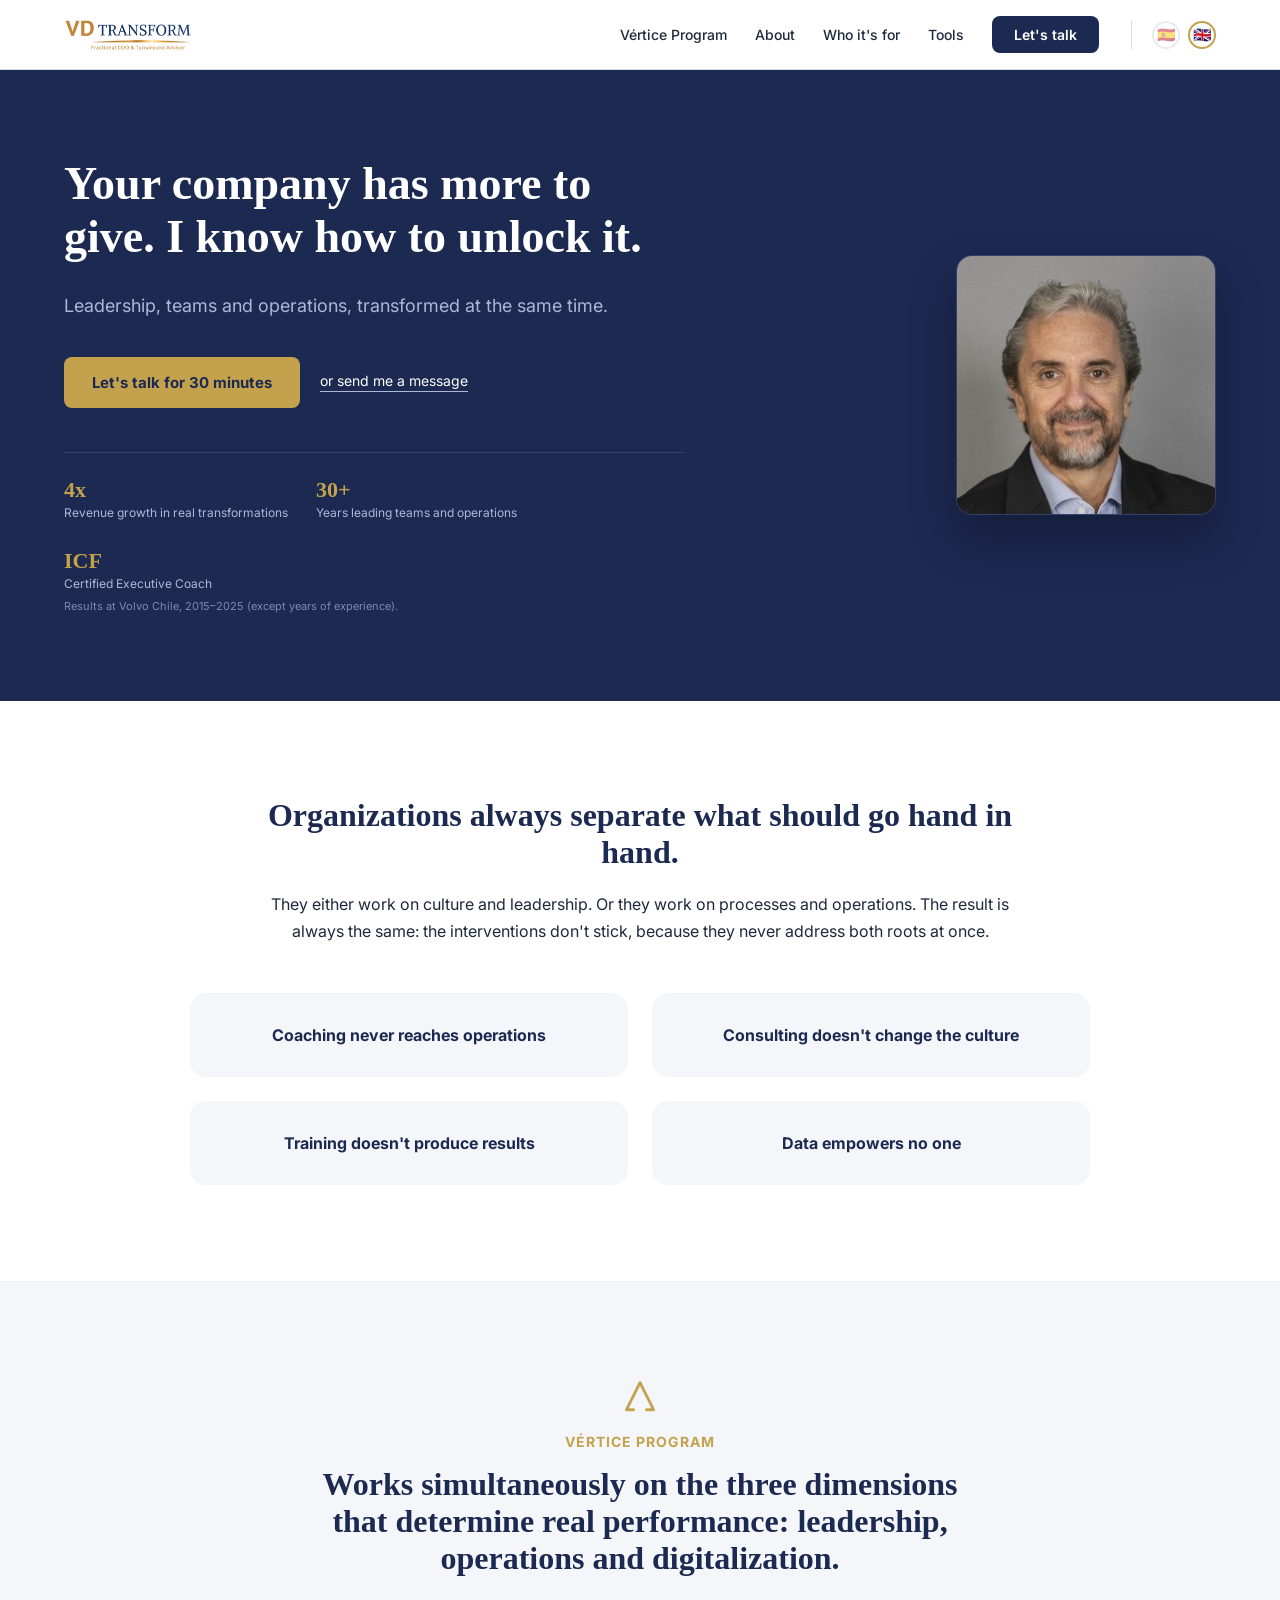
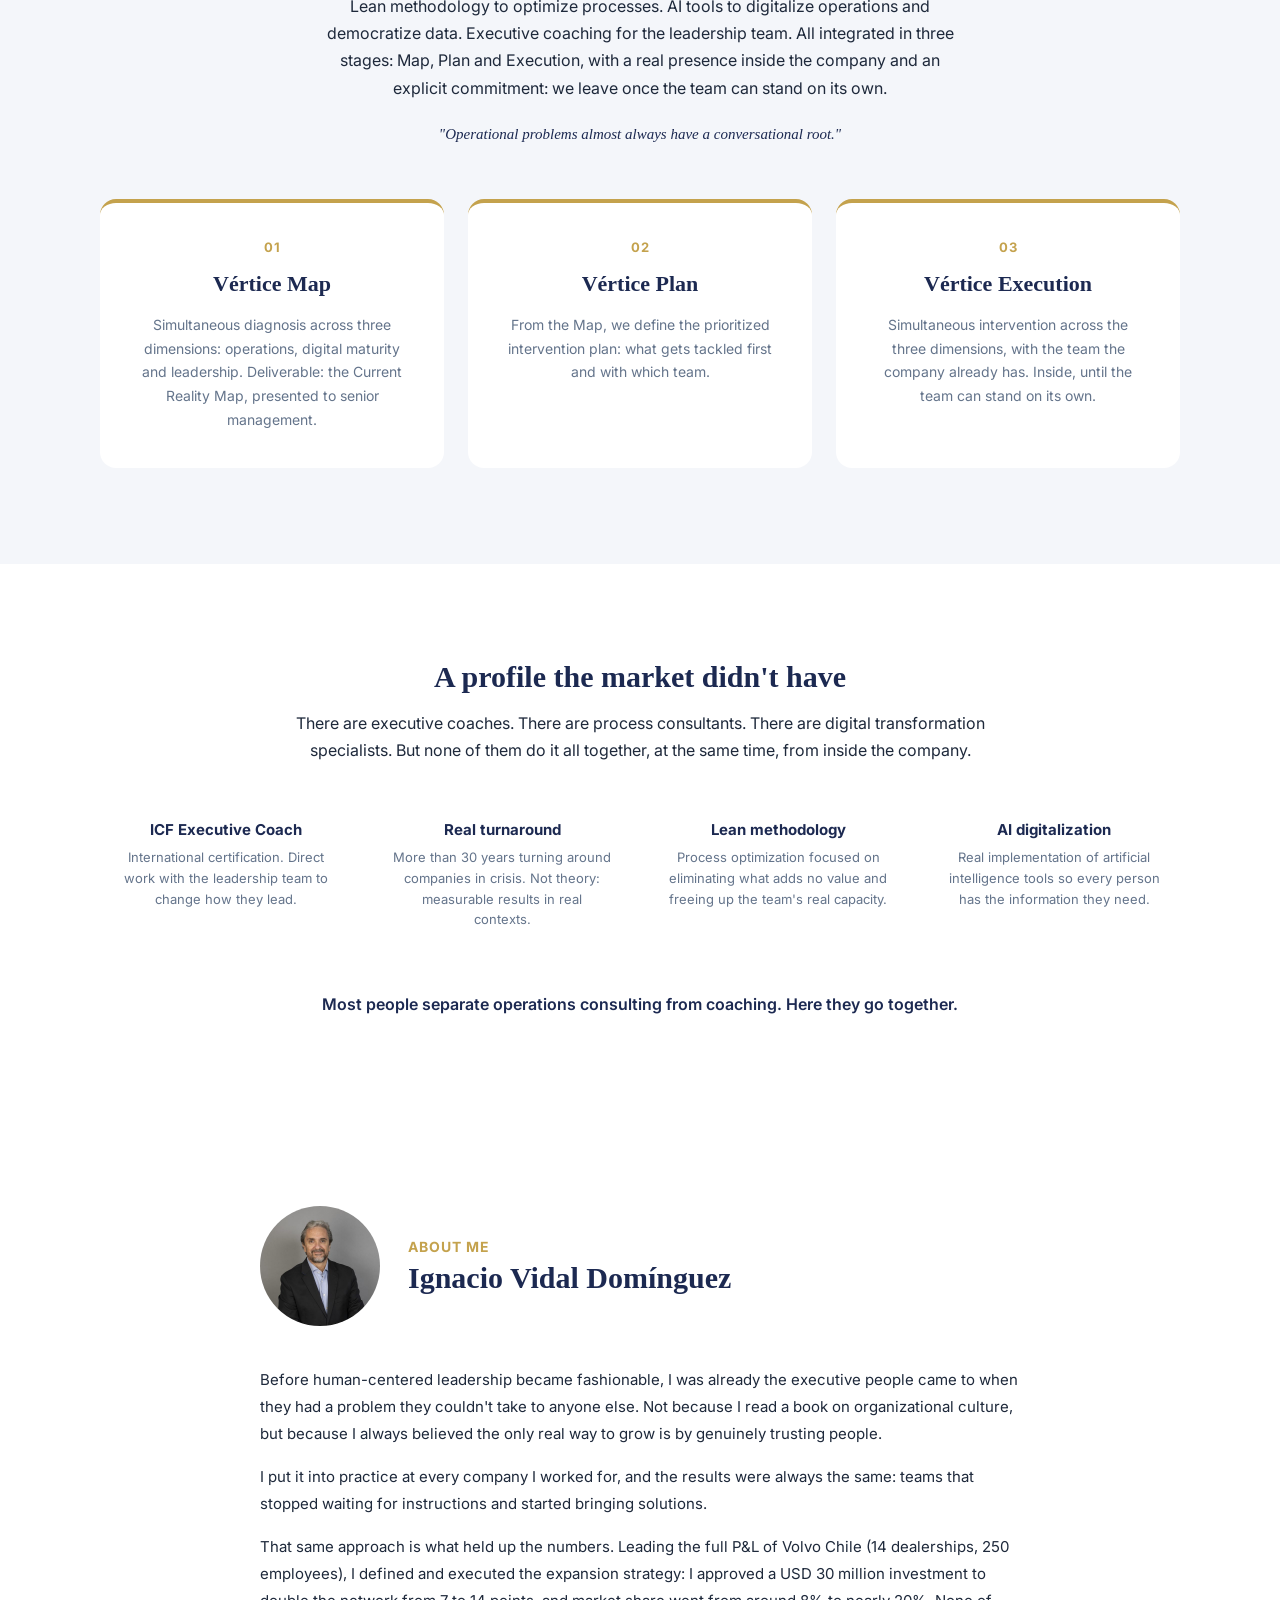
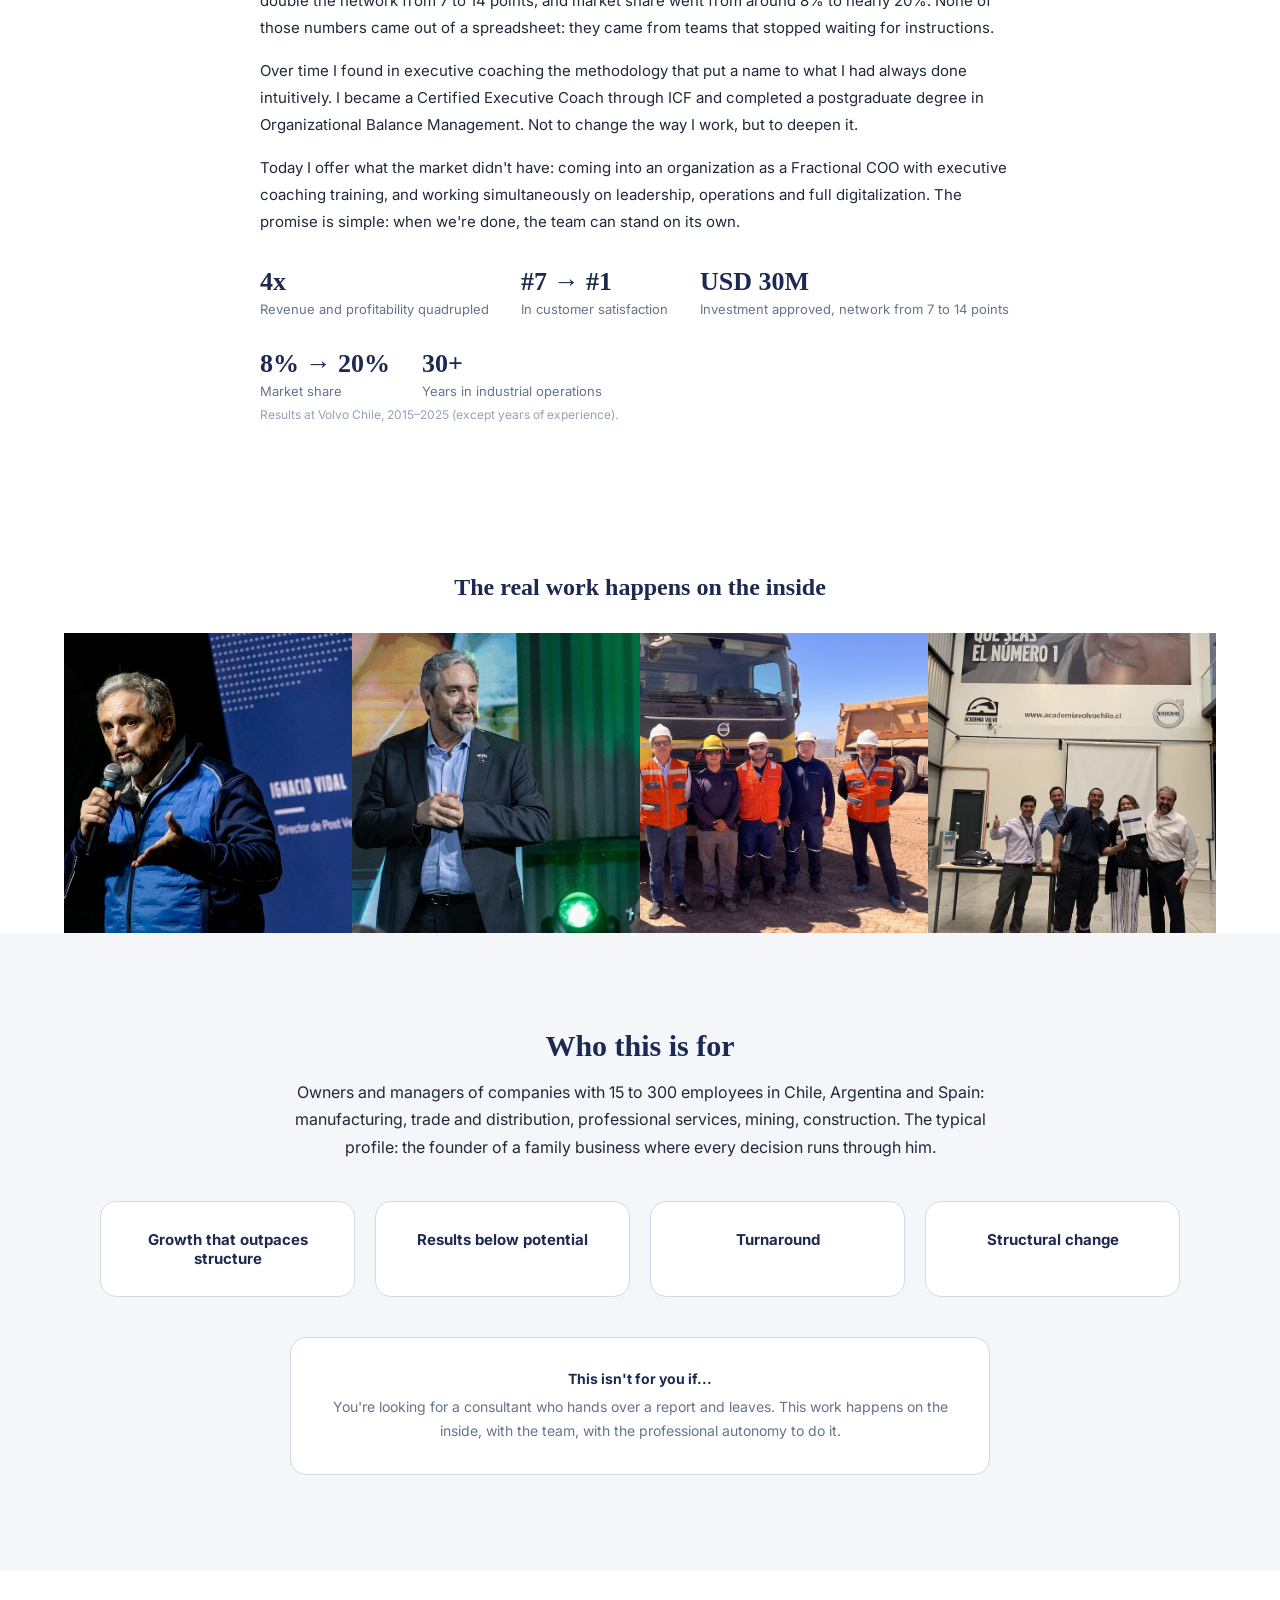
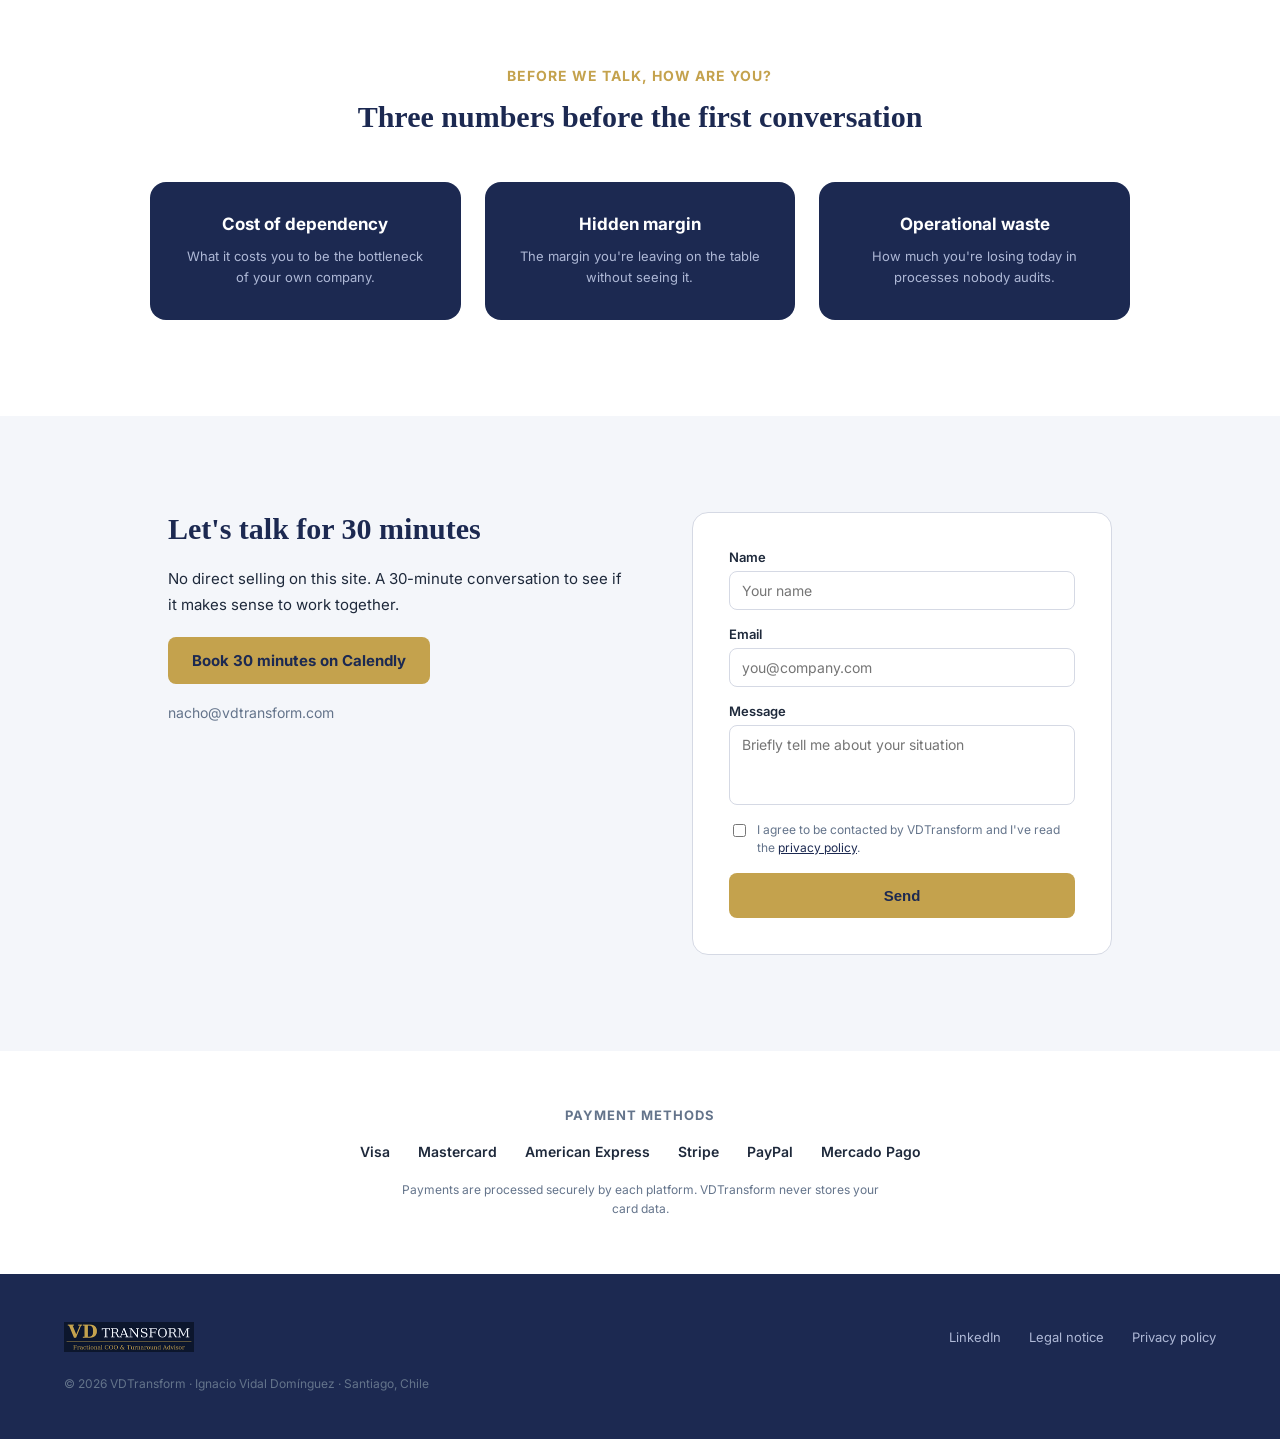
<file: en/index.html>
<!doctype html>
<html lang="en">
<head>
<meta charset="utf-8">
<meta name="viewport" content="width=device-width, initial-scale=1">
<title>VDTransform — Fractional COO and Lean for SMEs | Nacho Vidal</title>
<meta name="description" content="Fractional COO and executive coach for mid-size companies in Chile, Argentina and Spain. Leadership, Lean and AI, working from the inside with your team.">
<link rel="canonical" href="https://vdtransform.com/en/">
<link rel="alternate" hreflang="es" href="https://vdtransform.com/">
<link rel="alternate" hreflang="en" href="https://vdtransform.com/en/">
<link rel="alternate" hreflang="x-default" href="https://vdtransform.com/">

<meta property="og:type" content="website">
<meta property="og:site_name" content="VDTransform">
<meta property="og:locale" content="en_US">
<meta property="og:locale:alternate" content="es_CL">
<meta property="og:title" content="VDTransform — Fractional COO and Lean for SMEs">
<meta property="og:description" content="Fractional COO and executive coach for mid-size companies in Chile, Argentina and Spain. Leadership, Lean and AI, working from the inside with your team.">
<meta property="og:url" content="https://vdtransform.com/en/">
<meta property="og:image" content="https://vdtransform.com/assets/img/og-image-1200x630.png">
<meta property="og:image:width" content="1200">
<meta property="og:image:height" content="630">
<meta name="twitter:card" content="summary_large_image">
<meta name="twitter:title" content="VDTransform — Fractional COO and Lean for SMEs">
<meta name="twitter:description" content="Fractional COO and executive coach for mid-size companies in Chile, Argentina and Spain.">
<meta name="twitter:image" content="https://vdtransform.com/assets/img/og-image-1200x630.png">

<link rel="icon" href="/favicon.ico" sizes="any">
<link rel="icon" type="image/png" sizes="32x32" href="/favicon-32x32.png">
<link rel="icon" type="image/png" sizes="16x16" href="/favicon-16x16.png">
<link rel="apple-touch-icon" href="/apple-touch-icon.png">
<link rel="manifest" href="/site.webmanifest">
<meta name="theme-color" content="#1C2951">

<link rel="preconnect" href="https://fonts.googleapis.com">
<link rel="preconnect" href="https://fonts.gstatic.com" crossorigin>
<link rel="stylesheet" href="https://fonts.googleapis.com/css2?family=Inter:wght@400;500;600;700&display=swap">
<link rel="stylesheet" href="/assets/css/vdtransform.css">

<script type="application/ld+json">
{
  "@context": "https://schema.org",
  "@type": "ProfessionalService",
  "name": "VDTransform",
  "url": "https://vdtransform.com/en/",
  "image": "https://vdtransform.com/assets/img/og-image-1200x630.png",
  "description": "Fractional COO and executive coach for mid-size companies in Chile, Argentina and Spain. Leadership, Lean operations and AI, working from the inside with the team.",
  "founder": {
    "@type": "Person",
    "name": "Ignacio Vidal Domínguez",
    "sameAs": ["https://www.linkedin.com/in/ignaciovidaldominguez"]
  },
  "areaServed": ["Chile", "Argentina", "Spain"],
  "email": "nacho@vdtransform.com"
}
</script>
</head>
<body>
<main>

  <!-- NAV -->
  <div style="position: sticky; top: 0; z-index: 20; background: #FFFFFF; border-bottom: 1px solid #D5D9E4; display: flex; align-items: center; justify-content: space-between; padding: 16px 64px; position: relative" data-mobile-pad>
    <img src="/assets/img/logo-header.png" width="255" height="64" alt="VDTransform" style="height: 32px; width: auto; margin-right: 40px">
    <button class="menu-toggle" type="button" aria-label="Open menu" aria-controls="nav-links" aria-expanded="false">
      <svg width="20" height="20" viewBox="0 0 20 20" fill="none" aria-hidden="true"><path d="M2 5h16M2 10h16M2 15h16" stroke="#1C2951" stroke-width="1.6" stroke-linecap="round"/></svg>
    </button>
    <nav class="nav-links" id="nav-links" aria-label="Main">
      <a class="navlink" href="#vertice-en">Vértice Program</a>
      <a class="navlink" href="#quien-soy-en">About</a>
      <a class="navlink" href="#para-quien-en">Who it's for</a>
      <a class="navlink" href="#herramientas-en">Tools</a>
      <a href="#contacto-en" style="background: #1C2951; color: #FFFFFF; font-size: 14px; font-weight: 600; padding: 10px 22px; border-radius: 8px">Let's talk</a>
      <div class="nav-lang" style="display: flex; align-items: center; gap: 8px; border-left: 1px solid #D5D9E4; padding-left: 20px; margin-left: 4px">
        <a href="/" title="Español" style="width: 28px; height: 28px; border-radius: 50%; border: 2px solid #D5D9E4; background: #FFFFFF; font-size: 15px; line-height: 1; display: flex; align-items: center; justify-content: center; opacity: .5">🇪🇸</a>
        <a href="/en/" title="English" aria-current="page" style="width: 28px; height: 28px; border-radius: 50%; border: 2px solid #C4A24D; background: #FFFFFF; font-size: 15px; line-height: 1; display: flex; align-items: center; justify-content: center; opacity: 1">🇬🇧</a>
      </div>
    </nav>
  </div>

  <!-- HERO -->
  <div style="background: #1C2951; box-sizing: border-box; width: 100%; display: flex; flex-wrap: wrap; align-items: center; justify-content: space-between; padding: 88px 64px; gap: 48px" data-mobile-pad>
    <div style="flex: 1 1 480px; min-width: 0; max-width: 620px; display: flex; flex-direction: column; gap: 28px">
      <h1 data-hero-title style="color: #FFFFFF; font-size: 46px; line-height: 1.15">Your company has more to give. I know how to unlock it.</h1>
      <div style="color: #AEB8D6; font-size: 18px; line-height: 1.6">Leadership, teams and operations, transformed at the same time.</div>
      <div style="display: flex; align-items: center; gap: 20px; margin-top: 8px; flex-wrap: wrap">
        <a href="#contacto-en" style="background: #C4A24D; color: #1C2951; font-size: 15px; font-weight: 700; padding: 16px 28px; border-radius: 8px">Let's talk for 30 minutes</a>
        <a href="#contacto-en" style="color: #FFFFFF; font-size: 14px; border-bottom: 1px solid #AEB8D6; padding-bottom: 2px">or send me a message</a>
      </div>
      <div style="display: flex; flex-direction: column; gap: 8px; margin-top: 16px; padding-top: 24px; border-top: 1px solid #33406b">
        <div style="display: flex; flex-wrap: wrap; gap: 28px">
          <div style="display: flex; flex-direction: column; gap: 2px">
            <div style="font-size: 22px; font-weight: 700; color: #C4A24D; font-family: Georgia, serif">4x</div>
            <div style="font-size: 12px; color: #AEB8D6">Revenue growth in real transformations</div>
          </div>
          <div style="display: flex; flex-direction: column; gap: 2px">
            <div style="font-size: 22px; font-weight: 700; color: #C4A24D; font-family: Georgia, serif">30+</div>
            <div style="font-size: 12px; color: #AEB8D6">Years leading teams and operations</div>
          </div>
          <div style="display: flex; flex-direction: column; gap: 2px">
            <div style="font-size: 22px; font-weight: 700; color: #C4A24D; font-family: Georgia, serif">ICF</div>
            <div style="font-size: 12px; color: #AEB8D6">Certified Executive Coach</div>
          </div>
        </div>
        <div style="font-size: 11px; color: #7C89B0">Results at Volvo Chile, 2015–2025 (except years of experience).</div>
      </div>
    </div>
    <img src="/assets/img/nacho-hero.jpg" width="520" height="520" alt="Ignacio Nacho Vidal Dominguez, Fractional COO" fetchpriority="high" style="width: 260px; height: 260px; object-fit: cover; border-radius: 16px; flex-shrink: 0; border: 1px solid #33406b; box-shadow: 0 24px 48px rgba(0,0,0,0.28)">
  </div>

  <!-- PROBLEM -->
  <div style="padding: 96px 64px; display: flex; flex-direction: column; align-items: center; gap: 48px; background: #FFFFFF" data-mobile-pad>
    <div style="max-width: 760px; text-align: center; display: flex; flex-direction: column; gap: 20px">
      <h2 style="font-size: 32px; color: #1C2951">Organizations always separate what should go hand in hand.</h2>
      <div style="font-size: 16px; color: #1E293B; line-height: 1.7">They either work on culture and leadership. Or they work on processes and operations. The result is always the same: the interventions don't stick, because they never address both roots at once.</div>
    </div>
    <div style="display: grid; grid-template-columns: repeat(2, minmax(0, 1fr)); gap: 24px; width: 100%; max-width: 900px" data-mobile-cols="1">
      <div style="background: #F4F6FA; border-radius: 16px; padding: 32px; display: flex; flex-direction: column; align-items: center; text-align: center; gap: 12px">
        <div style="font-size: 16px; font-weight: 700; color: #1C2951">Coaching never reaches operations</div>
      </div>
      <div style="background: #F4F6FA; border-radius: 16px; padding: 32px; display: flex; flex-direction: column; align-items: center; text-align: center; gap: 12px">
        <div style="font-size: 16px; font-weight: 700; color: #1C2951">Consulting doesn't change the culture</div>
      </div>
      <div style="background: #F4F6FA; border-radius: 16px; padding: 32px; display: flex; flex-direction: column; align-items: center; text-align: center; gap: 12px">
        <div style="font-size: 16px; font-weight: 700; color: #1C2951">Training doesn't produce results</div>
      </div>
      <div style="background: #F4F6FA; border-radius: 16px; padding: 32px; display: flex; flex-direction: column; align-items: center; text-align: center; gap: 12px">
        <div style="font-size: 16px; font-weight: 700; color: #1C2951">Data empowers no one</div>
      </div>
    </div>
  </div>

  <!-- VÉRTICE -->
  <div id="vertice-en" style="padding: 96px 64px; background: #F4F6FA; display: flex; flex-direction: column; align-items: center; gap: 56px" data-mobile-pad>
    <div style="max-width: 640px; text-align: center; display: flex; flex-direction: column; align-items: center; gap: 16px">
      <img src="/assets/img/vertice-icon.png" width="80" height="80" alt="" loading="lazy" style="width: 40px; height: 40px">
      <div style="color: #C4A24D; font-size: 14px; font-weight: 700; letter-spacing: 1px; text-transform: uppercase">Vértice Program</div>
      <h2 style="font-size: 32px; color: #1C2951">Works simultaneously on the three dimensions that determine real performance: leadership, operations and digitalization.</h2>
      <div style="font-size: 16px; color: #1E293B; line-height: 1.7">Lean methodology to optimize processes. AI tools to digitalize operations and democratize data. Executive coaching for the leadership team. All integrated in three stages: Map, Plan and Execution, with a real presence inside the company and an explicit commitment: we leave once the team can stand on its own.</div>
      <div style="font-size: 15px; color: #1C2951; font-style: italic; font-family: Georgia, serif; margin-top: 8px">"Operational problems almost always have a conversational root."</div>
    </div>
    <div style="display: grid; grid-template-columns: repeat(3, minmax(0, 1fr)); gap: 24px; width: 100%; max-width: 1080px" data-mobile-cols="1">
      <div style="background: #FFFFFF; border-radius: 16px; padding: 36px; display: flex; flex-direction: column; align-items: center; text-align: center; gap: 16px; border-top: 4px solid #C4A24D">
        <div style="color: #C4A24D; font-size: 13px; font-weight: 700; letter-spacing: 1px">01</div>
        <h3 style="font-size: 22px; color: #1C2951">Vértice Map</h3>
        <div style="font-size: 14px; color: #64748B; line-height: 1.7">Simultaneous diagnosis across three dimensions: operations, digital maturity and leadership. Deliverable: the Current Reality Map, presented to senior management.</div>
      </div>
      <div style="background: #FFFFFF; border-radius: 16px; padding: 36px; display: flex; flex-direction: column; align-items: center; text-align: center; gap: 16px; border-top: 4px solid #C4A24D">
        <div style="color: #C4A24D; font-size: 13px; font-weight: 700; letter-spacing: 1px">02</div>
        <h3 style="font-size: 22px; color: #1C2951">Vértice Plan</h3>
        <div style="font-size: 14px; color: #64748B; line-height: 1.7">From the Map, we define the prioritized intervention plan: what gets tackled first and with which team.</div>
      </div>
      <div style="background: #FFFFFF; border-radius: 16px; padding: 36px; display: flex; flex-direction: column; align-items: center; text-align: center; gap: 16px; border-top: 4px solid #C4A24D">
        <div style="color: #C4A24D; font-size: 13px; font-weight: 700; letter-spacing: 1px">03</div>
        <h3 style="font-size: 22px; color: #1C2951">Vértice Execution</h3>
        <div style="font-size: 14px; color: #64748B; line-height: 1.7">Simultaneous intervention across the three dimensions, with the team the company already has. Inside, until the team can stand on its own.</div>
      </div>
    </div>
  </div>

  <!-- DIFFERENTIATOR -->
  <div style="padding: 96px 64px; background: #FFFFFF; display: flex; flex-direction: column; align-items: center; gap: 40px" data-mobile-pad>
    <div style="max-width: 700px; text-align: center; display: flex; flex-direction: column; gap: 16px">
      <h2 style="font-size: 30px; color: #1C2951">A profile the market didn't have</h2>
      <div style="font-size: 16px; color: #1E293B; line-height: 1.7">There are executive coaches. There are process consultants. There are digital transformation specialists. But none of them do it all together, at the same time, from inside the company.</div>
    </div>
    <div style="display: grid; grid-template-columns: repeat(4, minmax(0, 1fr)); gap: 24px; width: 100%; max-width: 1080px" data-mobile-cols="2">
      <div style="text-align: center; display: flex; flex-direction: column; gap: 8px; padding: 16px">
        <div style="font-size: 15px; font-weight: 700; color: #1C2951">ICF Executive Coach</div>
        <div style="font-size: 13px; color: #64748B; line-height: 1.6">International certification. Direct work with the leadership team to change how they lead.</div>
      </div>
      <div style="text-align: center; display: flex; flex-direction: column; gap: 8px; padding: 16px">
        <div style="font-size: 15px; font-weight: 700; color: #1C2951">Real turnaround</div>
        <div style="font-size: 13px; color: #64748B; line-height: 1.6">More than 30 years turning around companies in crisis. Not theory: measurable results in real contexts.</div>
      </div>
      <div style="text-align: center; display: flex; flex-direction: column; gap: 8px; padding: 16px">
        <div style="font-size: 15px; font-weight: 700; color: #1C2951">Lean methodology</div>
        <div style="font-size: 13px; color: #64748B; line-height: 1.6">Process optimization focused on eliminating what adds no value and freeing up the team's real capacity.</div>
      </div>
      <div style="text-align: center; display: flex; flex-direction: column; gap: 8px; padding: 16px">
        <div style="font-size: 15px; font-weight: 700; color: #1C2951">AI digitalization</div>
        <div style="font-size: 13px; color: #64748B; line-height: 1.6">Real implementation of artificial intelligence tools so every person has the information they need.</div>
      </div>
    </div>
    <div style="font-size: 16px; color: #1C2951; font-weight: 600; max-width: 640px; text-align: center; margin-top: 8px">Most people separate operations consulting from coaching. Here they go together.</div>
  </div>

  <!-- ABOUT -->
  <div id="quien-soy-en" style="padding: 96px 64px; display: flex; flex-direction: column; align-items: center; gap: 40px; background: #FFFFFF" data-mobile-pad>
    <div style="display: flex; align-items: center; gap: 28px; width: 100%; max-width: 760px">
      <img src="/assets/img/nacho-perfil.jpg" width="240" height="240" alt="Ignacio Vidal Domínguez" style="width: 120px; height: 120px; object-fit: cover; object-position: 50% 20%; border-radius: 50%; flex-shrink: 0">
      <div style="display: flex; flex-direction: column; gap: 6px">
        <div style="color: #C4A24D; font-size: 14px; font-weight: 700; letter-spacing: 1px; text-transform: uppercase">About me</div>
        <h2 style="font-size: 30px; color: #1C2951; margin: 0">Ignacio Vidal Domínguez</h2>
      </div>
    </div>
    <div style="display: flex; flex-direction: column; width: 100%; max-width: 760px; gap: 24px">
      <div style="font-size: 15px; color: #1E293B; line-height: 1.8; display: flex; flex-direction: column; gap: 16px">
        <div>Before human-centered leadership became fashionable, I was already the executive people came to when they had a problem they couldn't take to anyone else. Not because I read a book on organizational culture, but because I always believed the only real way to grow is by genuinely trusting people.</div>
        <div>I put it into practice at every company I worked for, and the results were always the same: teams that stopped waiting for instructions and started bringing solutions.</div>
        <div>That same approach is what held up the numbers. Leading the full P&amp;L of Volvo Chile (14 dealerships, 250 employees), I defined and executed the expansion strategy: I approved a USD 30 million investment to double the network from 7 to 14 points, and market share went from around 8% to nearly 20%. None of those numbers came out of a spreadsheet: they came from teams that stopped waiting for instructions.</div>
        <div>Over time I found in executive coaching the methodology that put a name to what I had always done intuitively. I became a Certified Executive Coach through ICF and completed a postgraduate degree in Organizational Balance Management. Not to change the way I work, but to deepen it.</div>
        <div>Today I offer what the market didn't have: coming into an organization as a Fractional COO with executive coaching training, and working simultaneously on leadership, operations and full digitalization. The promise is simple: when we're done, the team can stand on its own.</div>
      </div>
      <div style="display: flex; flex-direction: column; gap: 8px; margin-top: 8px">
        <div style="display: flex; flex-wrap: wrap; gap: 32px">
          <div style="display: flex; flex-direction: column; gap: 4px">
            <div style="font-size: 26px; font-weight: 700; color: #1C2951; font-family: Georgia, serif">4x</div>
            <div style="font-size: 13px; color: #64748B">Revenue and profitability quadrupled</div>
          </div>
          <div style="display: flex; flex-direction: column; gap: 4px">
            <div style="font-size: 26px; font-weight: 700; color: #1C2951; font-family: Georgia, serif">#7 → #1</div>
            <div style="font-size: 13px; color: #64748B">In customer satisfaction</div>
          </div>
          <div style="display: flex; flex-direction: column; gap: 4px">
            <div style="font-size: 26px; font-weight: 700; color: #1C2951; font-family: Georgia, serif">USD 30M</div>
            <div style="font-size: 13px; color: #64748B">Investment approved, network from 7 to 14 points</div>
          </div>
          <div style="display: flex; flex-direction: column; gap: 4px">
            <div style="font-size: 26px; font-weight: 700; color: #1C2951; font-family: Georgia, serif">8% → 20%</div>
            <div style="font-size: 13px; color: #64748B">Market share</div>
          </div>
          <div style="display: flex; flex-direction: column; gap: 4px">
            <div style="font-size: 26px; font-weight: 700; color: #1C2951; font-family: Georgia, serif">30+</div>
            <div style="font-size: 13px; color: #64748B">Years in industrial operations</div>
          </div>
        </div>
        <div style="font-size: 12px; color: #94A3B8">Results at Volvo Chile, 2015–2025 (except years of experience).</div>
      </div>
    </div>
  </div>

  <!-- GALLERY -->
  <div style="padding: 56px 64px 0; display: flex; flex-direction: column; align-items: center; gap: 32px; background: #FFFFFF" data-mobile-pad>
    <h2 style="font-size: 24px; color: #1C2951; text-align: center">The real work happens on the inside</h2>
    <div style="display: grid; grid-template-columns: repeat(4, minmax(0, 1fr)); width: 100%" data-mobile-gallery>
      <img src="/assets/img/nacho-microfono.jpg" width="900" height="600" loading="lazy" alt="Nacho Vidal speaking with a microphone at Volvo Day Iquique" style="width: 100%; height: 300px; object-fit: cover; object-position: 20% 30%; display: block">
      <img src="/assets/img/nacho-escenario.jpg" width="900" height="600" loading="lazy" alt="Nacho Vidal on stage at Enabus 2025" style="width: 100%; height: 300px; object-fit: cover; display: block">
      <img src="/assets/img/nacho-terreno.jpg" width="700" height="969" loading="lazy" alt="Nacho Vidal in the field with team and Volvo vehicles" style="width: 100%; height: 300px; object-fit: cover; display: block">
      <img src="/assets/img/nacho-certificado.jpg" width="900" height="675" loading="lazy" alt="Presenting a certificate to the team" style="width: 100%; height: 300px; object-fit: cover; display: block">
    </div>
  </div>

  <!-- WHO IT'S FOR -->
  <div id="para-quien-en" style="padding: 96px 64px; background: #F4F6FA; display: flex; flex-direction: column; align-items: center; gap: 40px" data-mobile-pad>
    <div style="max-width: 700px; text-align: center; display: flex; flex-direction: column; gap: 16px">
      <h2 style="font-size: 30px; color: #1C2951">Who this is for</h2>
      <div style="font-size: 16px; color: #1E293B; line-height: 1.7">Owners and managers of companies with 15 to 300 employees in Chile, Argentina and Spain: manufacturing, trade and distribution, professional services, mining, construction. The typical profile: the founder of a family business where every decision runs through him.</div>
    </div>
    <div style="display: grid; grid-template-columns: repeat(4, minmax(0, 1fr)); gap: 20px; width: 100%; max-width: 1080px" data-mobile-cols="2">
      <div style="background: #FFFFFF; border-radius: 16px; padding: 28px; display: flex; flex-direction: column; align-items: center; text-align: center; gap: 8px; border: 1px solid #D5D9E4">
        <div style="font-size: 15px; font-weight: 700; color: #1C2951">Growth that outpaces structure</div>
      </div>
      <div style="background: #FFFFFF; border-radius: 16px; padding: 28px; display: flex; flex-direction: column; align-items: center; text-align: center; gap: 8px; border: 1px solid #D5D9E4">
        <div style="font-size: 15px; font-weight: 700; color: #1C2951">Results below potential</div>
      </div>
      <div style="background: #FFFFFF; border-radius: 16px; padding: 28px; display: flex; flex-direction: column; align-items: center; text-align: center; gap: 8px; border: 1px solid #D5D9E4">
        <div style="font-size: 15px; font-weight: 700; color: #1C2951">Turnaround</div>
      </div>
      <div style="background: #FFFFFF; border-radius: 16px; padding: 28px; display: flex; flex-direction: column; align-items: center; text-align: center; gap: 8px; border: 1px solid #D5D9E4">
        <div style="font-size: 15px; font-weight: 700; color: #1C2951">Structural change</div>
      </div>
    </div>
    <div style="background: #FFFFFF; border-radius: 16px; padding: 32px 40px; max-width: 700px; border: 1px solid #D5D9E4; text-align: center">
      <div style="font-size: 14px; font-weight: 700; color: #1C2951; margin-bottom: 8px">This isn't for you if...</div>
      <div style="font-size: 14px; color: #64748B; line-height: 1.7">You're looking for a consultant who hands over a report and leaves. This work happens on the inside, with the team, with the professional autonomy to do it.</div>
    </div>
  </div>

  <!-- TOOLS -->
  <div id="herramientas-en" style="padding: 96px 64px; background: #FFFFFF; display: flex; flex-direction: column; align-items: center; gap: 48px" data-mobile-pad>
    <div style="max-width: 640px; text-align: center; display: flex; flex-direction: column; gap: 16px">
      <div style="color: #C4A24D; font-size: 14px; font-weight: 700; letter-spacing: 1px; text-transform: uppercase">Before we talk, how are you?</div>
      <h2 style="font-size: 30px; color: #1C2951">Three numbers before the first conversation</h2>
    </div>
    <div style="display: grid; grid-template-columns: repeat(3, minmax(0, 1fr)); gap: 24px; width: 100%; max-width: 980px" data-mobile-cols="1">
      <a href="/dependencia" style="background: #1C2951; border-radius: 16px; padding: 32px; display: flex; flex-direction: column; align-items: center; text-align: center; gap: 12px">
        <div style="font-size: 17px; font-weight: 700; color: #FFFFFF">Cost of dependency</div>
        <div style="font-size: 13px; color: #AEB8D6; line-height: 1.6">What it costs you to be the bottleneck of your own company.</div>
      </a>
      <a href="/margen" style="background: #1C2951; border-radius: 16px; padding: 32px; display: flex; flex-direction: column; align-items: center; text-align: center; gap: 12px">
        <div style="font-size: 17px; font-weight: 700; color: #FFFFFF">Hidden margin</div>
        <div style="font-size: 13px; color: #AEB8D6; line-height: 1.6">The margin you're leaving on the table without seeing it.</div>
      </a>
      <a href="/desperdicio" style="background: #1C2951; border-radius: 16px; padding: 32px; display: flex; flex-direction: column; align-items: center; text-align: center; gap: 12px">
        <div style="font-size: 17px; font-weight: 700; color: #FFFFFF">Operational waste</div>
        <div style="font-size: 13px; color: #AEB8D6; line-height: 1.6">How much you're losing today in processes nobody audits.</div>
      </a>
    </div>
  </div>

  <!-- CONTACT -->
  <div id="contacto-en" style="padding: 96px 64px; background: #F4F6FA; display: flex; justify-content: center; gap: 64px; flex-wrap: wrap" data-mobile-pad data-mobile-stack>
    <div style="max-width: 460px; display: flex; flex-direction: column; gap: 20px">
      <h2 style="font-size: 30px; color: #1C2951">Let's talk for 30 minutes</h2>
      <div style="font-size: 15px; color: #1E293B; line-height: 1.7">No direct selling on this site. A 30-minute conversation to see if it makes sense to work together.</div>
      <a href="https://calendly.com/vdtransform/30min" target="_blank" rel="noopener" style="background: #C4A24D; color: #1C2951; font-size: 15px; font-weight: 700; padding: 14px 24px; border-radius: 8px; text-align: center; width: fit-content">Book 30 minutes on Calendly</a>
      <div style="font-size: 14px; color: #64748B">nacho@vdtransform.com</div>
    </div>
    <form id="contact-form" action="/api/contact" method="post" style="background: #FFFFFF; border-radius: 16px; padding: 36px; width: 100%; max-width: 420px; display: flex; flex-direction: column; gap: 16px; border: 1px solid #D5D9E4">
      <div style="display: flex; flex-direction: column; gap: 6px">
        <label for="name" style="font-size: 13px; font-weight: 600; color: #1E293B">Name</label>
        <input id="name" name="name" type="text" placeholder="Your name" required maxlength="120" autocomplete="name" style="border: 1px solid #D5D9E4; border-radius: 8px; padding: 10px 12px; font-size: 14px; font-family: 'Inter', sans-serif">
      </div>
      <div style="display: flex; flex-direction: column; gap: 6px">
        <label for="email" style="font-size: 13px; font-weight: 600; color: #1E293B">Email</label>
        <input id="email" name="email" type="email" placeholder="you@company.com" required maxlength="160" autocomplete="email" style="border: 1px solid #D5D9E4; border-radius: 8px; padding: 10px 12px; font-size: 14px; font-family: 'Inter', sans-serif">
      </div>
      <div style="display: flex; flex-direction: column; gap: 6px">
        <label for="message" style="font-size: 13px; font-weight: 600; color: #1E293B">Message</label>
        <textarea id="message" name="message" placeholder="Briefly tell me about your situation" required maxlength="2000" style="border: 1px solid #D5D9E4; border-radius: 8px; padding: 10px 12px; font-size: 14px; font-family: 'Inter', sans-serif; height: 80px; resize: none"></textarea>
      </div>
      <input type="text" name="company" autocomplete="off" tabindex="-1" style="position:absolute;left:-9999px" aria-hidden="true">
      <div style="display: flex; gap: 8px; align-items: flex-start">
        <input id="consent" name="consent" type="checkbox" required style="margin-top: 3px">
        <label for="consent" style="font-size: 12px; color: #64748B; line-height: 1.5">I agree to be contacted by VDTransform and I've read the <a href="/en/privacy-policy" style="color:#1C2951;text-decoration:underline">privacy policy</a>.</label>
      </div>
      <p id="contact-form-error" role="alert" tabindex="-1" hidden style="margin:0;font-size:12px;color:#B42318">You need to accept the privacy policy to send the message.</p>
      <button type="submit" style="background: #C4A24D; color: #1C2951; font-size: 15px; font-weight: 700; padding: 14px; border: none; border-radius: 8px; cursor: pointer">Send</button>
    </form>
  </div>

  <!-- PAYMENT METHODS -->
  <div style="padding: 56px 64px; background: #FFFFFF; display: flex; flex-direction: column; align-items: center; gap: 20px; text-align: center" data-mobile-pad>
    <div style="font-size: 13px; font-weight: 700; color: #64748B; letter-spacing: 1px; text-transform: uppercase">Payment methods</div>
    <div style="display: flex; gap: 28px; align-items: center; flex-wrap: wrap; justify-content: center">
      <div style="font-size: 14px; color: #1E293B; font-weight: 600">Visa</div>
      <div style="font-size: 14px; color: #1E293B; font-weight: 600">Mastercard</div>
      <div style="font-size: 14px; color: #1E293B; font-weight: 600">American Express</div>
      <div style="font-size: 14px; color: #1E293B; font-weight: 600">Stripe</div>
      <div style="font-size: 14px; color: #1E293B; font-weight: 600">PayPal</div>
      <div style="font-size: 14px; color: #1E293B; font-weight: 600">Mercado Pago</div>
    </div>
    <div style="font-size: 12px; color: #64748B; max-width: 480px; line-height: 1.6">Payments are processed securely by each platform. VDTransform never stores your card data.</div>
  </div>

  <!-- FOOTER -->
  <div style="background: #1C2951; padding: 48px 64px; display: flex; flex-direction: column; gap: 24px" data-mobile-pad>
    <div style="display: flex; align-items: center; justify-content: space-between; flex-wrap: wrap; gap: 24px" data-mobile-stack>
      <img src="/assets/img/logo-footer.png" width="259" height="60" alt="VDTransform" style="height: 30px; width: auto">
      <nav style="display: flex; gap: 28px" aria-label="Legal">
        <a href="https://www.linkedin.com/in/ignaciovidaldominguez" style="color: #AEB8D6; font-size: 13px">LinkedIn</a>
        <a href="/en/legal-notice" style="color: #AEB8D6; font-size: 13px">Legal notice</a>
        <a href="/en/privacy-policy" style="color: #AEB8D6; font-size: 13px">Privacy policy</a>
      </nav>
    </div>
    <div style="font-size: 12px; color: #64748B">© 2026 VDTransform · Ignacio Vidal Domínguez · Santiago, Chile</div>
  </div>

</main>
<script src="/assets/js/main.js" defer></script>
</body>
</html>
</file>
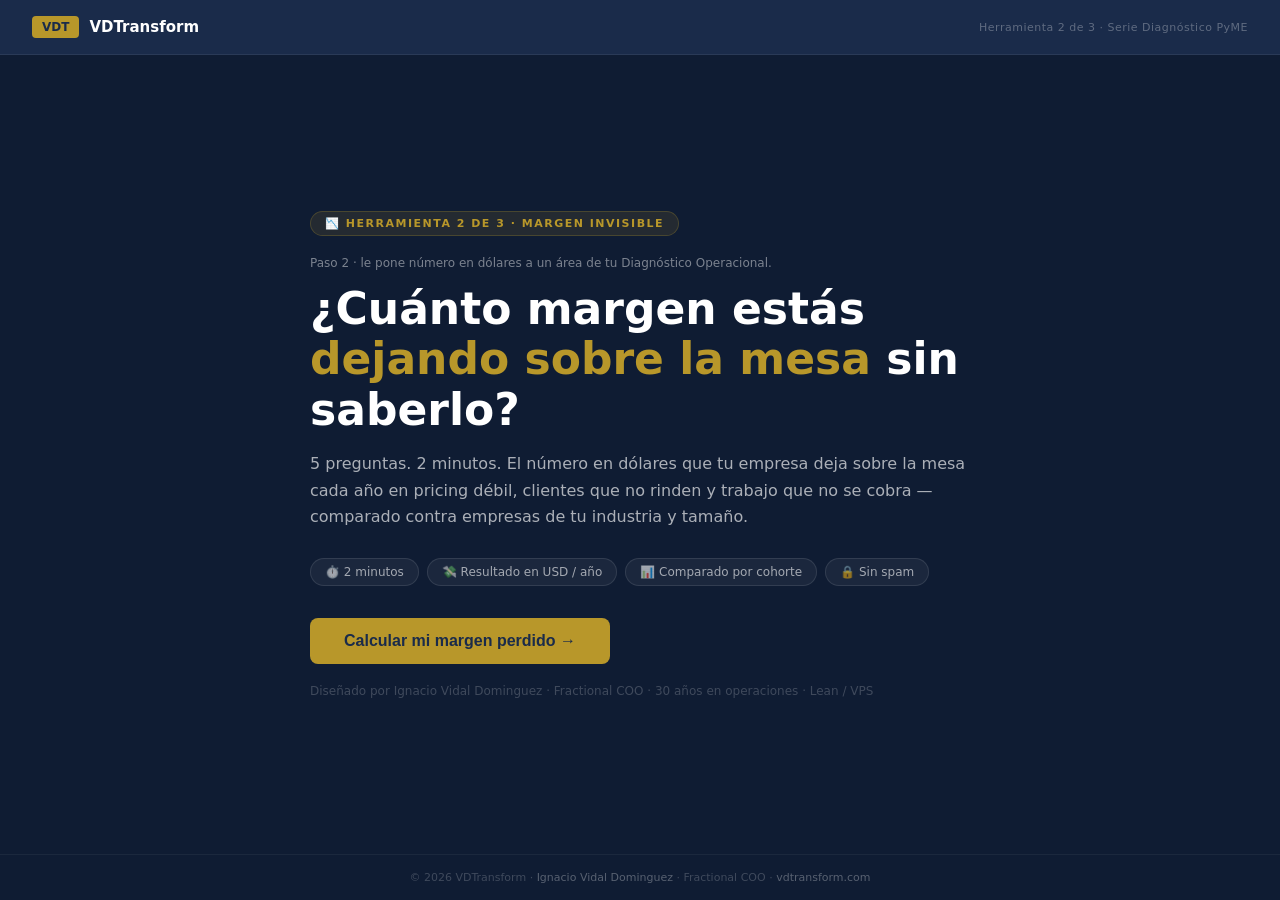
<file: margen/index.html>
<!DOCTYPE html>
<html lang="es">
<head>
<meta charset="UTF-8">
<meta name="viewport" content="width=device-width, initial-scale=1.0">
<title>Calculadora de Margen Invisible · VDTransform</title>
<style>
:root {
  --navy: #1A2B4A; --navy-dark: #0f1c33;
  --gold: #B8972A; --gold-light: #d4ac30;
  --white: #ffffff;
  --gray-400: #94a3b8;
  --red: #dc2626; --orange: #ea580c; --amber: #d97706; --green: #16a34a;
}
* { box-sizing: border-box; margin: 0; padding: 0; }
body { font-family: 'Segoe UI', system-ui, sans-serif; background: var(--navy-dark); color: var(--white); min-height: 100vh; display: flex; flex-direction: column; }

.header { display: flex; align-items: center; justify-content: space-between; padding: 16px 32px; border-bottom: 1px solid rgba(255,255,255,0.07); background: var(--navy); }
.logo { display: flex; align-items: center; gap: 10px; }
.logo-badge { background: var(--gold); color: var(--navy); font-weight: 900; font-size: 12px; padding: 4px 10px; border-radius: 4px; }
.logo-name { font-size: 15px; font-weight: 700; }
.hdr-num { font-size: 11px; color: rgba(255,255,255,0.3); letter-spacing: 0.5px; }

main { flex: 1; display: flex; align-items: center; justify-content: center; padding: 48px 20px; }
.screen { display: none; width: 100%; max-width: 660px; animation: fadeUp 0.35s ease; }
.screen.active { display: block; }
@keyframes fadeUp { from { opacity:0; transform:translateY(16px); } to { opacity:1; transform:translateY(0); } }

.prog-bar { height: 3px; background: rgba(255,255,255,0.08); border-radius: 2px; margin-bottom: 40px; overflow: hidden; }
.prog-fill { height: 100%; background: var(--gold); border-radius: 2px; transition: width 0.5s ease; }

.series-tag { display: inline-flex; align-items: center; gap: 6px; background: rgba(184,151,42,0.12); border: 1px solid rgba(184,151,42,0.25); color: var(--gold); font-size: 11px; font-weight: 700; letter-spacing: 1.5px; text-transform: uppercase; padding: 5px 14px; border-radius: 20px; margin-bottom: 20px; }
h1 { font-size: clamp(26px, 5vw, 44px); font-weight: 800; line-height: 1.15; margin-bottom: 16px; }
h1 em { color: var(--gold); font-style: normal; }
.intro-sub { font-size: 16px; color: rgba(255,255,255,0.65); line-height: 1.65; margin-bottom: 28px; }
.intro-chips { display: flex; flex-wrap: wrap; gap: 8px; margin-bottom: 32px; }
.chip { background: rgba(255,255,255,0.05); border: 1px solid rgba(255,255,255,0.1); border-radius: 20px; padding: 6px 14px; font-size: 12px; color: rgba(255,255,255,0.6); }
.btn { display: inline-flex; align-items: center; gap: 8px; padding: 14px 34px; border-radius: 8px; font-weight: 800; font-size: 16px; border: none; cursor: pointer; transition: all 0.2s; }
.btn-gold { background: var(--gold); color: var(--navy); }
.btn-gold:hover { background: var(--gold-light); transform: translateY(-2px); box-shadow: 0 8px 24px rgba(184,151,42,0.3); }
.intro-note { margin-top: 20px; font-size: 12px; color: rgba(255,255,255,0.2); }

.q-eyebrow { font-size: 11px; font-weight: 700; color: var(--gold); letter-spacing: 1.2px; text-transform: uppercase; margin-bottom: 8px; }
.q-title { font-size: clamp(20px, 4vw, 30px); font-weight: 700; line-height: 1.25; margin-bottom: 8px; }
.q-sub { font-size: 14px; color: rgba(255,255,255,0.45); margin-bottom: 28px; line-height: 1.5; }
.opts { display: flex; flex-direction: column; gap: 10px; }
.opt { background: rgba(255,255,255,0.04); border: 2px solid rgba(255,255,255,0.09); border-radius: 10px; padding: 15px 18px; cursor: pointer; transition: all 0.18s; display: flex; align-items: flex-start; gap: 14px; text-align: left; width: 100%; }
.opt:hover { border-color: rgba(184,151,42,0.5); background: rgba(184,151,42,0.06); }
.opt.sel { border-color: var(--gold); background: rgba(184,151,42,0.1); }
.opt-key { width: 30px; height: 30px; border-radius: 50%; border: 2px solid rgba(255,255,255,0.18); display: flex; align-items: center; justify-content: center; font-size: 12px; font-weight: 700; flex-shrink: 0; transition: all 0.18s; margin-top: 1px; }
.opt.sel .opt-key { background: var(--gold); border-color: var(--gold); color: var(--navy); }
.opt-body {}
.opt-text { font-size: 15px; color: rgba(255,255,255,0.82); line-height: 1.35; }
.opt-tag { font-size: 11px; color: rgba(255,255,255,0.32); margin-top: 3px; }
.opt.sel .opt-text { color: var(--white); font-weight: 600; }
.btn-next { margin-top: 22px; opacity: 0; pointer-events: none; transform: translateY(8px); transition: all 0.28s; }
.btn-next.vis { opacity: 1; pointer-events: all; transform: translateY(0); }
.btn-outline { background: transparent; border: 2px solid var(--gold); color: var(--gold); }
.btn-outline:hover { background: var(--gold); color: var(--navy); }

.email-check { display: flex; align-items: center; gap: 10px; margin-bottom: 18px; }
.check-icon { width: 38px; height: 38px; border-radius: 50%; background: rgba(22,163,74,0.15); border: 2px solid var(--green); display: flex; align-items: center; justify-content: center; font-size: 17px; flex-shrink: 0; }
.check-label { font-size: 13px; color: rgba(255,255,255,0.45); }
h2 { font-size: clamp(22px,4vw,34px); font-weight: 800; line-height: 1.2; margin-bottom: 10px; }
.email-sub { font-size: 15px; color: rgba(255,255,255,0.55); margin-bottom: 24px; line-height: 1.55; }
.blur-preview { background: rgba(255,255,255,0.04); border: 1px solid rgba(255,255,255,0.08); border-radius: 10px; padding: 18px 20px; margin-bottom: 22px; display: flex; align-items: center; justify-content: space-between; gap: 12px; }
.bp-label { font-size: 12px; color: var(--gold); font-weight: 700; letter-spacing: 0.8px; text-transform: uppercase; margin-bottom: 6px; }
.bp-val { font-size: 34px; font-weight: 900; filter: blur(8px); }
.bp-lock { font-size: 28px; }
.email-row { display: flex; gap: 10px; flex-wrap: wrap; }
.e-input { flex: 1; min-width: 180px; background: rgba(255,255,255,0.07); border: 2px solid rgba(255,255,255,0.12); border-radius: 8px; padding: 13px 16px; font-size: 15px; color: var(--white); outline: none; transition: border-color 0.2s; }
.e-input::placeholder { color: rgba(255,255,255,0.25); }
.e-input:focus { border-color: var(--gold); }
.e-err { color: #f87171; font-size: 12px; display: none; margin-top: 6px; }
.privacy { font-size: 11px; color: rgba(255,255,255,0.25); margin-top: 8px; }

/* RESULTS */
.res-top { text-align: center; margin-bottom: 28px; }
.res-eyebrow { font-size: 11px; font-weight: 700; color: var(--gold); letter-spacing: 1.5px; text-transform: uppercase; margin-bottom: 10px; }
.cost-display { font-size: clamp(38px, 6vw, 56px); font-weight: 800; line-height: 1.02; margin-bottom: 6px; letter-spacing: -0.5px; }
.cost-period { font-size: 15px; color: rgba(255,255,255,0.45); margin-bottom: 18px; }
.res-verdict { font-size: clamp(17px, 3vw, 22px); font-weight: 700; margin-bottom: 10px; line-height: 1.3; }
.res-desc { font-size: 15px; color: rgba(255,255,255,0.6); line-height: 1.65; max-width: 520px; margin: 0 auto; }

/* MARGIN GAUGE — 3 barras horizontales */
.margin-block { background: rgba(255,255,255,0.03); border: 1px solid rgba(255,255,255,0.08); border-radius: 12px; padding: 22px 24px; margin: 22px 0; }
.mb-title { font-size: 12px; font-weight: 700; color: rgba(255,255,255,0.38); letter-spacing: 1px; text-transform: uppercase; margin-bottom: 18px; }
.mb-row { margin-bottom: 16px; }
.mb-row:last-child { margin-bottom: 0; }
.mb-head { display: flex; justify-content: space-between; align-items: baseline; margin-bottom: 7px; }
.mb-name { font-size: 13px; color: rgba(255,255,255,0.7); }
.mb-val { font-size: 14px; font-weight: 700; }
.mb-track { height: 8px; background: rgba(255,255,255,0.07); border-radius: 4px; overflow: hidden; }
.mb-fill { height: 100%; border-radius: 4px; width: 0; transition: width 1.1s cubic-bezier(0.4,0,0.2,1); }
.mb-desc { font-size: 12px; color: rgba(255,255,255,0.35); margin-top: 5px; line-height: 1.4; }

.total-row { display: flex; justify-content: space-between; align-items: center; padding: 14px 0 0; border-top: 1px solid rgba(255,255,255,0.1); margin-top: 14px; }
.total-lbl { font-size: 14px; font-weight: 700; }
.total-val { font-size: 20px; font-weight: 900; color: var(--gold); }

/* MARGEN POINTS */
.margin-pts { background: linear-gradient(135deg, rgba(184,151,42,0.1), rgba(184,151,42,0.03)); border: 1px solid rgba(184,151,42,0.22); border-radius: 12px; padding: 20px 24px; margin-bottom: 20px; }
.mp-row { display: flex; align-items: center; gap: 16px; }
.mp-icon { font-size: 30px; }
.mp-body {}
.mp-label { font-size: 11px; color: var(--gold); font-weight: 700; letter-spacing: 0.8px; text-transform: uppercase; margin-bottom: 4px; }
.mp-val { font-size: 28px; font-weight: 900; color: var(--gold); }
.mp-sub { font-size: 13px; color: rgba(255,255,255,0.4); margin-top: 3px; }

/* ANNUAL */
.annual-block { background: rgba(26,43,74,0.6); border: 1px solid rgba(255,255,255,0.09); border-radius: 12px; padding: 18px 22px; margin-bottom: 20px; display: flex; align-items: center; gap: 14px; }
.ann-icon { font-size: 28px; }
.ann-label { font-size: 11px; color: rgba(255,255,255,0.4); font-weight: 700; letter-spacing: 0.8px; text-transform: uppercase; margin-bottom: 4px; }
.ann-val { font-size: 26px; font-weight: 900; }
.ann-sub { font-size: 12px; color: rgba(255,255,255,0.35); margin-top: 3px; }

/* COMPARATIVA vs empresas similares */
.compare-block { background: rgba(255,255,255,0.03); border: 1px solid rgba(255,255,255,0.08); border-radius: 12px; padding: 22px 24px; margin: 22px 0; }
.cmp-title { font-size: 12px; font-weight: 700; color: rgba(255,255,255,0.38); letter-spacing: 1px; text-transform: uppercase; margin-bottom: 6px; }
.cmp-sub { font-size: 13px; color: rgba(255,255,255,0.55); margin-bottom: 14px; line-height: 1.5; }
.cmp-cohort { display: flex; gap: 10px; margin-bottom: 26px; }
.cmp-stat { flex: 1; background: rgba(255,255,255,0.04); border: 1px solid rgba(255,255,255,0.08); border-radius: 9px; padding: 12px 14px; }
.cmp-stat .lbl { font-size: 10.5px; color: rgba(255,255,255,0.4); text-transform: uppercase; letter-spacing: 0.5px; margin-bottom: 4px; }
.cmp-stat .num { font-size: 20px; font-weight: 800; }
.cmp-track { position: relative; display: flex; height: 10px; border-radius: 5px; }
.cmp-avg { position: absolute; top: -5px; left: 50%; transform: translateX(-50%); width: 2px; height: 20px; background: rgba(255,255,255,0.55); }
.cmp-avg-lbl { position: absolute; top: -26px; left: 50%; transform: translateX(-50%); font-size: 9.5px; color: rgba(255,255,255,0.5); white-space: nowrap; }
.cmp-zone { flex: 1; height: 100%; }
.cmp-zone.z-green { background: #16a34a; border-radius: 5px 0 0 5px; }
.cmp-zone.z-amber { background: #d97706; }
.cmp-zone.z-orange { background: #ea580c; }
.cmp-zone.z-red { background: #dc2626; border-radius: 0 5px 5px 0; }
.cmp-marker { position: absolute; top: -7px; left: 50%; transform: translateX(-50%); transition: left 1.1s cubic-bezier(0.4,0,0.2,1); text-align: center; z-index: 2; }
.cmp-dot { width: 22px; height: 22px; border-radius: 50%; background: #fff; border: 3px solid var(--navy-dark); box-shadow: 0 2px 8px rgba(0,0,0,0.45); margin: 0 auto; }
.cmp-flag { font-size: 10px; font-weight: 700; color: var(--white); background: var(--navy); border: 1px solid rgba(255,255,255,0.22); padding: 3px 8px; border-radius: 10px; margin-top: 8px; white-space: nowrap; }
.cmp-labels { display: flex; justify-content: space-between; margin-top: 28px; font-size: 11px; color: rgba(255,255,255,0.38); }
.cmp-bench { display: flex; gap: 12px; align-items: flex-start; background: rgba(184,151,42,0.08); border: 1px solid rgba(184,151,42,0.2); border-radius: 10px; padding: 14px 16px; margin-top: 20px; }
.cmp-bench-icon { font-size: 20px; flex-shrink: 0; }
.cmp-bench-text { font-size: 13px; color: rgba(255,255,255,0.72); line-height: 1.55; }
.cmp-bench-text strong { color: var(--white); }
.cmp-src { font-size: 10px; color: rgba(255,255,255,0.3); margin-top: 6px; }

/* WHAT CHANGES */
.changes { margin-bottom: 22px; }
.ch-title { font-size: 12px; font-weight: 700; color: rgba(255,255,255,0.38); letter-spacing: 1px; text-transform: uppercase; margin-bottom: 12px; }
.ch-item { display: flex; gap: 10px; margin-bottom: 10px; align-items: flex-start; }
.ch-dot { width: 6px; height: 6px; border-radius: 50%; background: var(--gold); margin-top: 7px; flex-shrink: 0; }
.ch-text { font-size: 14px; color: rgba(255,255,255,0.7); line-height: 1.55; }

/* CTA */
.cta-box { border-radius: 12px; padding: 22px 24px; margin-bottom: 14px; }
.cta-tag { font-size: 11px; font-weight: 700; letter-spacing: 1.2px; text-transform: uppercase; margin-bottom: 8px; }
.cta-title { font-size: 18px; font-weight: 800; margin-bottom: 8px; line-height: 1.3; }
.cta-text { font-size: 14px; color: rgba(255,255,255,0.6); margin-bottom: 16px; line-height: 1.5; }
.cta-btn { display: inline-flex; align-items: center; gap: 7px; padding: 12px 24px; border-radius: 7px; font-weight: 700; font-size: 14px; text-decoration: none; transition: all 0.2s; }
.cta-btn:hover { filter: brightness(1.12); transform: translateY(-1px); }
.series-nav { margin-top: 14px; font-size: 12px; color: rgba(255,255,255,0.3); display: flex; flex-direction: column; gap: 4px; }
.series-nav a { color: rgba(184,151,42,0.7); text-decoration: none; }

footer { text-align: center; padding: 16px; font-size: 11px; color: rgba(255,255,255,0.2); border-top: 1px solid rgba(255,255,255,0.05); }
footer a { color: rgba(255,255,255,0.3); text-decoration: none; }

@media(max-width:540px) {
  .header { padding: 12px 16px; }
  .margin-block, .cta-box, .annual-block, .margin-pts { padding: 16px; }
}
</style>
</head>
<body>

<header class="header">
  <div class="logo">
    <span class="logo-badge">VDT</span>
    <span class="logo-name">VDTransform</span>
  </div>
  <div class="hdr-num">Herramienta 2 de 3 · Serie Diagnóstico PyME</div>
</header>

<main>

<!-- INTRO -->
<div class="screen active" id="s-intro">
  <div class="series-tag">📉 Herramienta 2 de 3 · Margen invisible</div>
  <div style="font-size:12px;color:rgba(255,255,255,0.45);margin-bottom:14px;">Paso 2 · le pone número en dólares a un área de tu Diagnóstico Operacional.</div>
  <h1>¿Cuánto margen estás <em>dejando sobre la mesa</em> sin saberlo?</h1>
  <p class="intro-sub">5 preguntas. 2 minutos. El número en dólares que tu empresa deja sobre la mesa cada año en pricing débil, clientes que no rinden y trabajo que no se cobra — comparado contra empresas de tu industria y tamaño.</p>
  <div class="intro-chips">
    <div class="chip">⏱️ 2 minutos</div>
    <div class="chip">💸 Resultado en USD / año</div>
    <div class="chip">📊 Comparado por cohorte</div>
    <div class="chip">🔒 Sin spam</div>
  </div>
  <button class="btn btn-gold" onclick="start()">Calcular mi margen perdido →</button>
  <p class="intro-note">Diseñado por Ignacio Vidal Dominguez · Fractional COO · 30 años en operaciones · Lean / VPS</p>
</div>

<!-- Q0: INDUSTRIA -->
<div class="screen" id="s-q0">
  <div class="prog-bar"><div class="prog-fill" style="width:20%"></div></div>
  <div class="q-eyebrow">Perfil · 1 de 3 · Tu industria</div>
  <div class="q-title">¿En qué sector opera tu empresa?</div>
  <p class="q-sub">El margen típico y dónde se fuga cambian según la naturaleza del negocio.</p>
  <div class="opts" id="opts0">
    <button class="opt" onclick="pick(0,0,'srv')"><div class="opt-key">A</div><div class="opt-body"><div class="opt-text">Servicios profesionales, consultoría o agencia</div></div></button>
    <button class="opt" onclick="pick(0,1,'mfg')"><div class="opt-key">B</div><div class="opt-body"><div class="opt-text">Manufactura, producción o industria</div></div></button>
    <button class="opt" onclick="pick(0,2,'com')"><div class="opt-key">C</div><div class="opt-body"><div class="opt-text">Comercio, distribución o logística</div></div></button>
    <button class="opt" onclick="pick(0,3,'tec')"><div class="opt-key">D</div><div class="opt-body"><div class="opt-text">Tecnología, software o salud</div></div></button>
  </div>
  <button class="btn btn-outline btn-next" id="nx0" onclick="goQ(1)">Siguiente →</button>
</div>

<!-- Q1: EMPLEADOS -->
<div class="screen" id="s-q1">
  <div class="prog-bar"><div class="prog-fill" style="width:40%"></div></div>
  <div class="q-eyebrow">Perfil · 2 de 3 · Tamaño</div>
  <div class="q-title">¿Cuántos empleados tiene tu empresa?</div>
  <p class="q-sub">Incluí empleados directos, no contratistas ocasionales.</p>
  <div class="opts" id="opts1">
    <button class="opt" onclick="pick(1,0,'xs')"><div class="opt-key">A</div><div class="opt-body"><div class="opt-text">5 a 20 empleados</div></div></button>
    <button class="opt" onclick="pick(1,1,'sm')"><div class="opt-key">B</div><div class="opt-body"><div class="opt-text">21 a 50 empleados</div></div></button>
    <button class="opt" onclick="pick(1,2,'md')"><div class="opt-key">C</div><div class="opt-body"><div class="opt-text">51 a 150 empleados</div></div></button>
    <button class="opt" onclick="pick(1,3,'lg')"><div class="opt-key">D</div><div class="opt-body"><div class="opt-text">Más de 150 empleados</div></div></button>
  </div>
  <button class="btn btn-outline btn-next" id="nx1" onclick="goQ(2)">Siguiente →</button>
</div>

<!-- Q2: FACTURACIÓN -->
<div class="screen" id="s-q2">
  <div class="prog-bar"><div class="prog-fill" style="width:60%"></div></div>
  <div class="q-eyebrow">Perfil · 3 de 3 · Facturación</div>
  <div class="q-title">¿Cuál es la facturación mensual aproximada de tu empresa?</div>
  <p class="q-sub">En dólares o equivalente. Solo buscamos el orden de magnitud para calibrar el impacto.</p>
  <div class="opts" id="opts2">
    <button class="opt" onclick="pick(2,0,'f1')">
      <div class="opt-key">A</div>
      <div class="opt-body"><div class="opt-text">Menos de USD 40K / mes (menos de USD 500K / año)</div></div>
    </button>
    <button class="opt" onclick="pick(2,1,'f2')">
      <div class="opt-key">B</div>
      <div class="opt-body"><div class="opt-text">USD 40K a 170K / mes (USD 500K a 2M / año)</div></div>
    </button>
    <button class="opt" onclick="pick(2,2,'f3')">
      <div class="opt-key">C</div>
      <div class="opt-body"><div class="opt-text">USD 170K a 500K / mes (USD 2M a 6M / año)</div></div>
    </button>
    <button class="opt" onclick="pick(2,3,'f4')">
      <div class="opt-key">D</div>
      <div class="opt-body"><div class="opt-text">Más de USD 500K / mes (más de USD 6M / año)</div></div>
    </button>
  </div>
  <button class="btn btn-outline btn-next" id="nx2" onclick="goQ(3)">Siguiente →</button>
</div>

<!-- Q3: PRICING -->
<div class="screen" id="s-q3">
  <div class="prog-bar"><div class="prog-fill" style="width:80%"></div></div>
  <div class="q-eyebrow">Diagnóstico · 1 de 2 · Pricing</div>
  <div class="q-title">¿Cuándo fue la última vez que revisaste tu estructura de precios — con datos reales?</div>
  <p class="q-sub">No intuición. Análisis real de márgenes por producto, servicio o cliente.</p>
  <div class="opts" id="opts3">
    <button class="opt" onclick="pick(3,0,0)">
      <div class="opt-key">A</div>
      <div class="opt-body">
        <div class="opt-text">Este año, con análisis concreto de márgenes</div>
        <div class="opt-tag">Pricing activo</div>
      </div>
    </button>
    <button class="opt" onclick="pick(3,1,1)">
      <div class="opt-key">B</div>
      <div class="opt-body">
        <div class="opt-text">Hace 12 a 24 meses — una revisión general</div>
        <div class="opt-tag">Pricing desactualizado</div>
      </div>
    </button>
    <button class="opt" onclick="pick(3,2,2)">
      <div class="opt-key">C</div>
      <div class="opt-body">
        <div class="opt-text">Hace más de 2 años o solo ajustamos por inflación</div>
        <div class="opt-tag">Pricing estático</div>
      </div>
    </button>
    <button class="opt" onclick="pick(3,3,3)">
      <div class="opt-key">D</div>
      <div class="opt-body">
        <div class="opt-text">No tenemos una política de pricing definida</div>
        <div class="opt-tag">Sin política de precios</div>
      </div>
    </button>
  </div>
  <button class="btn btn-outline btn-next" id="nx3" onclick="goQ(4)">Siguiente →</button>
</div>

<!-- Q4: VISIBILIDAD -->
<div class="screen" id="s-q4">
  <div class="prog-bar"><div class="prog-fill" style="width:92%"></div></div>
  <div class="q-eyebrow">Diagnóstico · 2 de 2 · Visibilidad de margen</div>
  <div class="q-title">¿Sabés el margen de ganancia de cada línea de producto, servicio o tipo de cliente?</div>
  <p class="q-sub">No el margen global — el margen por línea. Lo que genera cada segmento de negocio.</p>
  <div class="opts" id="opts4">
    <button class="opt" onclick="pick(4,0,0)">
      <div class="opt-key">A</div>
      <div class="opt-body">
        <div class="opt-text">Sí. Tengo el margen de cada línea actualizado</div>
        <div class="opt-tag">Visibilidad total</div>
      </div>
    </button>
    <button class="opt" onclick="pick(4,1,1)">
      <div class="opt-key">B</div>
      <div class="opt-body">
        <div class="opt-text">Tengo el margen global pero no por línea o segmento</div>
        <div class="opt-tag">Visibilidad parcial</div>
      </div>
    </button>
    <button class="opt" onclick="pick(4,2,2)">
      <div class="opt-key">C</div>
      <div class="opt-body">
        <div class="opt-text">Tengo una idea aproximada, sin datos precisos</div>
        <div class="opt-tag">Visibilidad estimada</div>
      </div>
    </button>
    <button class="opt" onclick="pick(4,3,3)">
      <div class="opt-key">D</div>
      <div class="opt-body">
        <div class="opt-text">No tengo esa visibilidad — es una caja negra</div>
        <div class="opt-tag">Sin visibilidad</div>
      </div>
    </button>
  </div>
  <button class="btn btn-outline btn-next" id="nx4" onclick="goEmail()">Ver mi resultado →</button>
</div>

<!-- EMAIL -->
<div class="screen" id="s-email">
  <div class="email-check">
    <div class="check-icon">✓</div>
    <div class="check-label">Análisis completado — tu resultado está listo</div>
  </div>
  <h2>El número que tu P&L no muestra.</h2>
  <p class="email-sub">Primero, el dato de tu cohorte (gratis). Después, dejá tu email para ver TU número y exactamente en qué se está perdiendo.</p>
  <div style="background:rgba(184,151,42,0.08);border:1px solid rgba(184,151,42,0.2);border-radius:10px;padding:14px 16px;margin-bottom:18px;">
    <div style="font-size:11px;text-transform:uppercase;letter-spacing:0.5px;color:var(--gold);font-weight:700;margin-bottom:6px;">Tu cohorte</div>
    <div id="cohortTeaser" style="font-size:13.5px;line-height:1.55;color:rgba(255,255,255,0.82);">—</div>
  </div>
  <div class="blur-preview">
    <div>
      <div class="bp-label">Margen perdido estimado / año</div>
      <div class="bp-val" id="prevBlur">$28.500</div>
    </div>
    <div class="bp-lock">🔒</div>
  </div>
  <div class="email-row">
    <input type="email" class="e-input" id="emailInp" placeholder="tu@empresa.com" />
    <button class="btn btn-gold" onclick="submitEmail()">Ver el número →</button>
  </div>
  <div class="e-err" id="eErr">Ingresá un email válido.</div>
  <p class="privacy">🔒 Sin spam. Podés desuscribirte cuando quieras.</p>
</div>

<!-- RESULTS -->
<div class="screen" id="s-res">
  <div class="res-top">
    <div class="res-eyebrow">Margen perdido estimado por año</div>
    <div class="cost-display" id="costDisplay">—</div>
    <div class="cost-period">USD por año · pricing + mix de clientes + costos no medidos</div>
    <div style="font-size:11px;color:rgba(255,255,255,0.4);margin-top:8px;font-style:italic;">Estimación de orden de magnitud · el número exacto surge del diagnóstico</div>
    <div class="res-verdict" id="resVerdict"></div>
    <p class="res-desc" id="resDesc"></p>
  </div>

  <div class="margin-block">
    <div class="mb-title">Desglose — de dónde viene la pérdida</div>
    <div class="mb-row">
      <div class="mb-head">
        <div class="mb-name">① Pricing débil o desactualizado</div>
        <div class="mb-val" id="v1" style="color:#ea580c">—</div>
      </div>
      <div class="mb-track"><div class="mb-fill" id="f1bar" style="background:#ea580c"></div></div>
      <div class="mb-desc" id="d1">Diferencia entre lo que cobrás y lo que el mercado —y tu estructura de costos— permiten cobrar.</div>
    </div>
    <div class="mb-row">
      <div class="mb-head">
        <div class="mb-name">② Mix de clientes no optimizado</div>
        <div class="mb-val" id="v2" style="color:#d97706">—</div>
      </div>
      <div class="mb-track"><div class="mb-fill" id="f2bar" style="background:#d97706"></div></div>
      <div class="mb-desc" id="d2">Clientes o líneas de baja rentabilidad que consumen recursos desproporcionados sin que lo estés midiendo.</div>
    </div>
    <div class="mb-row">
      <div class="mb-head">
        <div class="mb-name">③ Costos no visibles e ingresos no cobrados</div>
        <div class="mb-val" id="v3" style="color:#dc2626">—</div>
      </div>
      <div class="mb-track"><div class="mb-fill" id="f3bar" style="background:#dc2626"></div></div>
      <div class="mb-desc" id="d3">Retrabajo, correcciones, extras no facturados y costos ocultos que no aparecen en el P&L pero sí en el margen real.</div>
    </div>
    <div class="total-row">
      <div class="total-lbl">Margen recuperable total</div>
      <div class="total-val" id="totalVal">—</div>
    </div>
  </div>

  <div class="margin-pts">
    <div class="mp-row">
      <div class="mp-icon">📈</div>
      <div class="mp-body">
        <div class="mp-label">En puntos de margen equivale a</div>
        <div class="mp-val" id="mpVal">—</div>
        <div class="mp-sub" id="mpSub">puntos de margen bruto que están disponibles pero no capturados</div>
      </div>
    </div>
  </div>

  <div class="annual-block">
    <div class="ann-icon">📅</div>
    <div>
      <div class="ann-label">Equivale a</div>
      <div class="ann-val" id="annVal">—</div>
      <div class="ann-sub">de margen que se fuga mes a mes</div>
    </div>
  </div>

  <!-- COMPARATIVA contra dato real del sector -->
  <div class="compare-block">
    <div class="cmp-title">📊 Tu situación contra el dato real de tu sector</div>
    <div class="cmp-sub" id="cmpSub">Margen real del sector + la palanca de pricing medida por McKinsey.</div>
    <div class="cmp-cohort">
      <div class="cmp-stat">
        <div class="lbl">Margen neto típico de tu sector</div>
        <div class="num" id="cohortAvg" style="color:rgba(255,255,255,0.85)">—</div>
      </div>
      <div class="cmp-stat">
        <div class="lbl">Tu exposición a fugas</div>
        <div class="num" id="cohortYou" style="color:var(--gold-light)">—</div>
      </div>
    </div>
    <div class="cmp-track">
      <div class="cmp-zone z-green"></div>
      <div class="cmp-zone z-amber"></div>
      <div class="cmp-zone z-orange"></div>
      <div class="cmp-zone z-red"></div>
      <div class="cmp-marker" id="cmpMarker">
        <div class="cmp-dot"></div>
        <div class="cmp-flag">Tu empresa</div>
      </div>
    </div>
    <div class="cmp-labels">
      <span>Pricing y margen bajo control</span>
      <span>Alta exposición a fugas</span>
    </div>
    <div class="cmp-bench">
      <div class="cmp-bench-icon">📈</div>
      <div>
        <div class="cmp-bench-text" id="cmpBenchText">—</div>
        <div class="cmp-src">Margen neto típico por sector: Aswath Damodaran, NYU Stern (empresas reales, ene 2026). Palanca de pricing: McKinsey "The Power of Pricing" (+1% de precio ≈ +8% de utilidad operativa). Tu número exacto surge del diagnóstico.</div>
      </div>
    </div>
  </div>

  <div class="changes">
    <div class="ch-title">Por qué pasa esto</div>
    <div id="changesList"></div>
  </div>

  <div class="cta-box" id="ctaBox">
    <div class="cta-tag" id="ctaTag"></div>
    <div class="cta-title" id="ctaTitle"></div>
    <div class="cta-text" id="ctaText"></div>
    <a class="cta-btn" id="ctaBtn" href="#" target="_blank">—</a>
    <div class="series-nav">
      <span>📊 Serie Diagnóstico PyME:</span>
      <a href="#">← Herramienta 1: ¿Cuánto cuesta ser el cuello de botella?</a>
      <span>→ Herramienta 3: ¿Cuánto desperdicio operativo estás absorbiendo?</span>
    </div>
  </div>
</div>

</main>

<footer>© 2026 VDTransform · <a href="https://www.linkedin.com/in/ignaciovidaldominguez/" target="_blank">Ignacio Vidal Dominguez</a> · Fractional COO · <a href="https://vdtransform.com" target="_blank">vdtransform.com</a></footer>

<script>
// ─── STATE ───────────────────────────────────────────
const S = { q0: null, q1: null, q2: null, q3: null, q4: null, email: '' };

// ─── NAV ─────────────────────────────────────────────
function show(id) {
  document.querySelectorAll('.screen').forEach(s => s.classList.remove('active'));
  document.getElementById(id).classList.add('active');
  window.scrollTo(0, 0);
}
function start()  { show('s-q0'); }
function goQ(n)   { show(`s-q${n}`); }
function goEmail() {
  const { total } = calcMargin();
  document.getElementById('prevBlur').textContent = fmtUSD(total * 12);
  // Teaser con dato real del sector (gratis, antes del email).
  const ind = S.q0?.val ?? 'srv';
  const IL = { srv: 'servicios profesionales', mfg: 'manufactura', com: 'comercio o distribución', tec: 'tecnología o salud' };
  const NM = { srv: 7, mfg: 6, com: 4, tec: 12 };
  document.getElementById('cohortTeaser').innerHTML =
    `Tu sector (<strong>${IL[ind]}</strong>) opera con un margen neto típico de <strong>~${NM[ind]}%</strong> (Damodaran). Con un margen tan fino, cada 1% de precio pesa ~8% en la utilidad (McKinsey). ¿Cuánto dejás vos sobre la mesa? Tu número, abajo.`;
  show('s-email');
}

// ─── PICK ─────────────────────────────────────────────
function pick(qIdx, optIdx, val) {
  document.querySelectorAll(`#opts${qIdx} .opt`).forEach(o => o.classList.remove('sel'));
  document.querySelectorAll(`#opts${qIdx} .opt`)[optIdx].classList.add('sel');
  S[`q${qIdx}`] = { optIdx, val };
  const nx = document.getElementById(`nx${qIdx}`);
  nx.classList.add('vis');
  if (window.innerWidth < 600) setTimeout(() => {
    if (qIdx < 4) goQ(qIdx + 1);
    else goEmail();
  }, 420);
}

// ─── EMAIL ────────────────────────────────────────────
function submitEmail() {
  const v = document.getElementById('emailInp').value.trim();
  if (!v || !/^[^\s@]+@[^\s@]+\.[^\s@]+$/.test(v)) {
    document.getElementById('eErr').style.display = 'block';
    document.getElementById('emailInp').style.borderColor = '#f87171';
    return;
  }
  document.getElementById('eErr').style.display = 'none';
  S.email = v;
  const { total } = calcMargin();
  sendLead('Margen', v, fmtUSD(total * 12) + '/año');
  renderResults();
}

function sendLead(calculadora, email, resultado) {
  fetch('https://docs.google.com/forms/d/e/1FAIpQLSeu8_8bEf7XqrPRR40qzG1PrC382LgdmFVdZNoaYMfqTEbt-Q/formResponse', {
    method: 'POST',
    mode: 'no-cors',
    headers: { 'Content-Type': 'application/x-www-form-urlencoded' },
    body: new URLSearchParams({
      'entry.976218130': calculadora,
      'entry.1780489578': email,
      'entry.943574157': resultado,
    }),
  }).catch(() => {});
}

// ─── ECONOMIC MODEL ───────────────────────────────────
// Facturación mensual (midpoint USD)
const REV_MAP = { f1: 25000, f2: 100000, f3: 330000, f4: 750000 };

// Componente 1: PRICING DÉBIL
// % de la facturación mensual que se deja de capturar por pricing subóptimo
// Benchmarks Lean/McKinsey: 1-2% por año sin revisión; empresas con pricing activo = -0%
const PRICING_PCT = [0, 0.025, 0.055, 0.09]; // por nivel 0,1,2,3

// Componente 2: MIX DE CLIENTES
// Sin visibilidad de margen por línea, hay clientes/productos que se subsidian sin saberlo
// Estimado como % de facturación en margen que se pierde por mezcla no optimizada
const MIX_PCT = [0, 0.018, 0.04, 0.07]; // por nivel 0,1,2,3

// Componente 3: COSTOS NO VISIBLES / INGRESOS NO COBRADOS
// Combinación de: retrabajo (~3-15% del tiempo equipo), extras no facturados, costos ocultos
// Sin visibilidad de margen por línea, tampoco se detectan estos costos
const HIDDEN_PCT = [0.01, 0.025, 0.055, 0.095]; // por nivel visibilidad 0,1,2,3

function calcMargin() {
  const pricingLvl = S.q3?.optIdx ?? 2;
  const visLvl     = S.q4?.optIdx ?? 2;
  const rev        = REV_MAP[S.q2?.val] ?? 100000;

  let comp1 = Math.round(rev * PRICING_PCT[pricingLvl]);
  let comp2 = Math.round(rev * MIX_PCT[visLvl]);
  let comp3 = Math.round(rev * HIDDEN_PCT[visLvl]);
  let total = comp1 + comp2 + comp3;

  // Tope de coherencia: el margen recuperable no supera el 12% de la facturación.
  // Si la suma de componentes lo excede, se escalan proporcionalmente.
  const CAP = rev * 0.12;
  if (total > CAP) {
    const f = CAP / total;
    comp1 = Math.round(comp1 * f);
    comp2 = Math.round(comp2 * f);
    comp3 = Math.round(comp3 * f);
    total = comp1 + comp2 + comp3;
  }

  // Puntos de margen equivalentes
  const marginPts = rev > 0 ? ((total / rev) * 100).toFixed(1) : '0';

  return { comp1, comp2, comp3, total, rev, marginPts, pricingLvl, visLvl };
}

function fmtNum(n) { return new Intl.NumberFormat('es-CL').format(Math.round(n / 100) * 100); }
function fmtUSD(n) { return `USD ${fmtNum(n)}`; }

// ─── RENDER ───────────────────────────────────────────
function renderResults() {
  show('s-res');
  const { comp1, comp2, comp3, total, rev, marginPts, pricingLvl, visLvl } = calcMargin();
  const annual = total * 12;

  // Animated counter
  let cur = 0;
  const cd = document.getElementById('costDisplay');
  const iv = setInterval(() => {
    cur = Math.min(cur + Math.ceil(annual / 40), annual);
    cd.textContent = fmtUSD(cur);
    if (cur >= annual) { clearInterval(iv); cd.textContent = fmtUSD(annual); }
  }, 28);
  const color = total < 5000 ? '#3E8E5A' : total < 15000 ? '#C99A3B' : total < 35000 ? '#C56B3A' : '#C0492F';
  cd.style.color = color;

  // Verdict
  const verdicts = [
    { max: 4999,  v: 'Tu empresa captura bien el margen disponible.',
      d: 'El pricing está activo y tenés visibilidad del negocio. El margen perdido es bajo. El foco ahora debería estar en crecimiento, no en recuperación.' },
    { max: 14999, v: 'Hay margen real que se está perdiendo todos los meses.',
      d: 'El problema no es falta de ventas — es que parte de lo que vendés no llega al resultado. Con visibilidad y ajuste de pricing, una porción significativa de este margen es recuperable en 60-90 días.' },
    { max: 34999, v: 'Este es un problema estructural, no operativo.',
      d: 'A este nivel, la pérdida de margen no se resuelve con ajustes puntuales. Requiere un diagnóstico completo de pricing, mix de clientes y estructura de costos — y un plan de implementación con seguimiento.' },
    { max: Infinity, v: 'Esta es la oportunidad más grande de tu empresa en este momento.',
      d: 'Con facturación de tu nivel, un punto de margen equivale a cientos de miles de dólares anuales. El potencial de recuperación justifica holgadamente cualquier inversión en diagnóstico y restructuración.' },
  ];
  const vd = verdicts.find(v => total <= v.max);
  document.getElementById('resVerdict').textContent = vd.v;
  document.getElementById('resDesc').textContent = vd.d;

  // Bars
  const maxComp = Math.max(comp1, comp2, comp3, 1);
  document.getElementById('v1').textContent = fmtUSD(comp1 * 12);
  document.getElementById('v2').textContent = fmtUSD(comp2 * 12);
  document.getElementById('v3').textContent = fmtUSD(comp3 * 12);
  document.getElementById('totalVal').textContent = fmtUSD(total * 12);

  const pricingDescs = [
    'Tu pricing está activo — baja pérdida por este componente.',
    `Pricing sin revisar hace 12-24 meses: en un mercado con inflación, cada mes sin actualización comprime el margen real.`,
    `Pricing estático por más de 2 años: los costos crecieron, los precios no. La diferencia sale del margen.`,
    `Sin política de pricing definida: los precios se fijan por intuición, por el mercado o por el cliente que presiona más. Eso tiene un costo directo.`,
  ];
  const visDescs = [
    'Visibilidad total — baja pérdida por mezcla y costos ocultos.',
    `Sin margen por línea, los productos o clientes menos rentables se subsidian con los más rentables — sin que nadie lo sepa.`,
    `Con estimaciones aproximadas, es difícil tomar decisiones de mix con datos. El costo se acumula en silencio.`,
    `Sin visibilidad de margen por línea, no podés saber qué estás pagando para atender cada cliente o producto.`,
  ];
  document.getElementById('d1').textContent = pricingDescs[pricingLvl] || pricingDescs[2];
  document.getElementById('d2').textContent = visDescs[visLvl] || visDescs[2];
  document.getElementById('d3').textContent = `Costos no medidos: retrabajo, extras no facturados y correcciones sin cargo. Estimado conservador en ${(HIDDEN_PCT[visLvl]*100).toFixed(0)}% de la facturación mensual.`;

  setTimeout(() => {
    document.getElementById('f1bar').style.width = `${(comp1/maxComp)*100}%`;
    document.getElementById('f2bar').style.width = `${(comp2/maxComp)*100}%`;
    document.getElementById('f3bar').style.width = `${(comp3/maxComp)*100}%`;
  }, 200);

  // Margin points
  document.getElementById('mpVal').textContent = `${marginPts} puntos`;
  document.getElementById('mpSub').textContent =
    `Si tu margen bruto actual es del 35%, con estos cambios puede llegar al ${(35 + parseFloat(marginPts)).toFixed(1)}%. Eso cambia radicalmente el resultado.`;

  // Equivalente mensual (secundario)
  document.getElementById('annVal').textContent = `${fmtUSD(total)} / mes`;

  // ── COMPARATIVA CONTRA DATO REAL DEL SECTOR
  const ind = S.q0?.val ?? 'srv';
  const IND_LABEL = { srv: 'servicios profesionales', mfg: 'manufactura', com: 'comercio o distribución', tec: 'tecnología o salud' };
  const NET_MARGIN = { srv: 7, mfg: 6, com: 4, tec: 12 }; // % neto típico del sector (Damodaran, NYU Stern)
  const exposure = pricingLvl + visLvl;                   // 0 (control) .. 6 (alta exposición)
  const expLabel = exposure <= 1 ? 'Baja' : exposure <= 3 ? 'Media' : 'Alta';
  document.getElementById('cmpSub').textContent =
    `Tu sector: ${IND_LABEL[ind]}. Dato real de margen + la palanca de pricing, medida.`;
  document.getElementById('cohortAvg').textContent = `~${NET_MARGIN[ind]}% neto`;
  document.getElementById('cohortYou').textContent = expLabel;
  document.getElementById('cmpBenchText').innerHTML =
    `Tu sector opera con un margen neto típico de <strong>~${NET_MARGIN[ind]}%</strong> (Damodaran). Con un margen tan fino, cada punto cuenta: McKinsey midió que <strong>+1% de precio ≈ +8% de utilidad operativa</strong>. Por cómo gestionás hoy precio y visibilidad de margen, tu exposición a dejar margen sin capturar es <strong>${expLabel.toLowerCase()}</strong>.`;
  let cmpPos = Math.round((exposure / 6) * 100);
  cmpPos = Math.max(6, Math.min(94, cmpPos));
  setTimeout(() => { document.getElementById('cmpMarker').style.left = cmpPos + '%'; }, 350);

  // Why it happens
  const whys = [
    pricingLvl >= 1 ? `El pricing no se revisa con datos. Las decisiones de precio se toman por inercia, por lo que cobra la competencia o por lo que acepta el cliente — no por lo que permite la estructura de costos real.` : null,
    visLvl >= 1 ? `Sin margen por línea, es imposible saber qué estás priorizando. Las empresas con visibilidad de margen granular toman decisiones de mix que pueden mover 3-8 puntos de rentabilidad sin cambiar el nivel de ventas.` : null,
    `Los costos ocultos no aparecen en el P&L estándar pero sí en el resultado. Retrabajo, tiempo no facturado y correcciones se absorben silenciosamente en el margen operativo.`,
  ].filter(Boolean);
  document.getElementById('changesList').innerHTML = whys.map(t =>
    `<div class="ch-item"><div class="ch-dot"></div><div class="ch-text">${t}</div></div>`
  ).join('');

  // CTA
  const cb = document.getElementById('ctaBox');
  if (total >= 15000) {
    cb.style.cssText = 'background:rgba(220,38,38,0.08);border:1px solid rgba(220,38,38,0.25);border-radius:12px;padding:22px 24px;margin-bottom:14px;';
    document.getElementById('ctaTag').innerHTML = `<span style="color:#f87171">🚨 OPORTUNIDAD DE ALTO IMPACTO</span>`;
    document.getElementById('ctaTitle').textContent = `${fmtUSD(total * 12)}/año es un problema que tiene solución concreta.`;
    document.getElementById('ctaText').textContent =
      `El Programa Vértice Sprint trabaja pricing, mix de clientes y visibilidad de costos como parte del diagnóstico operacional completo. Una llamada de 30 min para ver si tiene sentido para tu empresa.`;
    const btn = document.getElementById('ctaBtn');
    btn.textContent = 'Agendar 30 minutos →';
    btn.style.cssText = 'background:#dc2626;color:#fff;display:inline-flex;align-items:center;gap:7px;padding:12px 24px;border-radius:7px;font-weight:700;font-size:14px;text-decoration:none;';
    btn.href = 'https://calendly.com/ivd2107/30min'; // REEMPLAZAR
  } else if (total >= 5000) {
    cb.style.cssText = 'background:rgba(217,119,6,0.08);border:1px solid rgba(217,119,6,0.22);border-radius:12px;padding:22px 24px;margin-bottom:14px;';
    document.getElementById('ctaTag').innerHTML = `<span style="color:#fbbf24">📋 HAY MÁS POR VER</span>`;
    document.getElementById('ctaTitle').textContent = 'El margen es uno de tres costos ocultos.';
    document.getElementById('ctaText').textContent =
      `En los próximos posts publicamos Herramienta 3: el desperdicio operativo que absorbés sin verlo, y el diagnóstico completo. Anotate para recibirlos primero.`;
    const btn = document.getElementById('ctaBtn');
    btn.textContent = 'Anotarme en la lista →';
    btn.style.cssText = 'background:#d97706;color:#fff;display:inline-flex;align-items:center;gap:7px;padding:12px 24px;border-radius:7px;font-weight:700;font-size:14px;text-decoration:none;';
    btn.href = 'https://vdtransform.com/waitlist'; // REEMPLAZAR
  } else {
    cb.style.cssText = 'background:rgba(22,163,74,0.07);border:1px solid rgba(22,163,74,0.2);border-radius:12px;padding:22px 24px;margin-bottom:14px;';
    document.getElementById('ctaTag').innerHTML = `<span style="color:#4ade80">✅ BUENA GESTIÓN DE MARGEN</span>`;
    document.getElementById('ctaTitle').textContent = 'Tu empresa captura bien el margen. El siguiente paso es escalar.';
    document.getElementById('ctaText').textContent = `Publicamos 3 veces por semana sobre operaciones y crecimiento para dueños de empresa.`;
    const btn = document.getElementById('ctaBtn');
    btn.textContent = 'Seguir a Ignacio en LinkedIn →';
    btn.style.cssText = 'background:#16a34a;color:#fff;display:inline-flex;align-items:center;gap:7px;padding:12px 24px;border-radius:7px;font-weight:700;font-size:14px;text-decoration:none;';
    btn.href = 'https://www.linkedin.com/in/ignaciovidaldominguez/';
  }
}
</script>
</body>
</html>
</file>
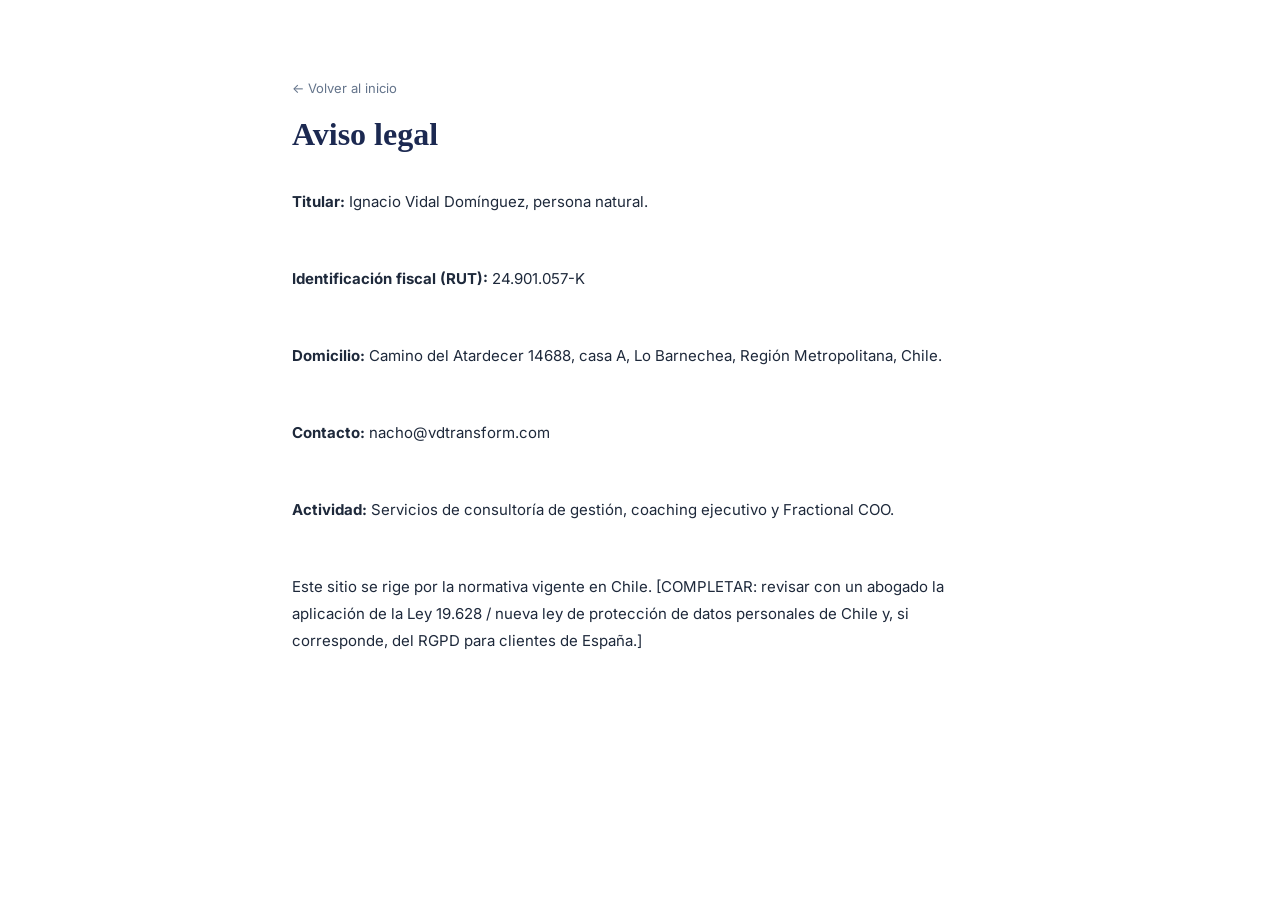
<file: aviso-legal.html>
<!doctype html>
<html lang="es">
<head>
<meta charset="utf-8">
<meta name="viewport" content="width=device-width, initial-scale=1">
<title>Aviso legal | VDTransform</title>
<meta name="robots" content="noindex">
<link rel="canonical" href="https://vdtransform.com/aviso-legal">
<link rel="icon" href="/favicon.ico" sizes="any">
<link rel="stylesheet" href="https://fonts.googleapis.com/css2?family=Inter:wght@400;500;600;700&display=swap">
<link rel="stylesheet" href="/assets/css/vdtransform.css">
</head>
<body>
<main style="max-width: 760px; margin: 0 auto; padding: 80px 32px; display: flex; flex-direction: column; gap: 20px">
  <a href="/" style="font-size: 13px; color: #64748B">&larr; Volver al inicio</a>
  <h1 style="font-size: 32px; color: #1C2951">Aviso legal</h1>
  <p style="font-size: 15px; color: #1E293B; line-height: 1.8"><strong>Titular:</strong> Ignacio Vidal Domínguez, persona natural.</p>
  <p style="font-size: 15px; color: #1E293B; line-height: 1.8"><strong>Identificación fiscal (RUT):</strong> 24.901.057-K</p>
  <p style="font-size: 15px; color: #1E293B; line-height: 1.8"><strong>Domicilio:</strong> Camino del Atardecer 14688, casa A, Lo Barnechea, Región Metropolitana, Chile.</p>
  <p style="font-size: 15px; color: #1E293B; line-height: 1.8"><strong>Contacto:</strong> nacho@vdtransform.com</p>
  <p style="font-size: 15px; color: #1E293B; line-height: 1.8"><strong>Actividad:</strong> Servicios de consultoría de gestión, coaching ejecutivo y Fractional COO.</p>
  <p style="font-size: 15px; color: #1E293B; line-height: 1.8">Este sitio se rige por la normativa vigente en Chile. [COMPLETAR: revisar con un abogado la aplicación de la Ley 19.628 / nueva ley de protección de datos personales de Chile y, si corresponde, del RGPD para clientes de España.]</p>
</main>
</body>
</html>
</file>
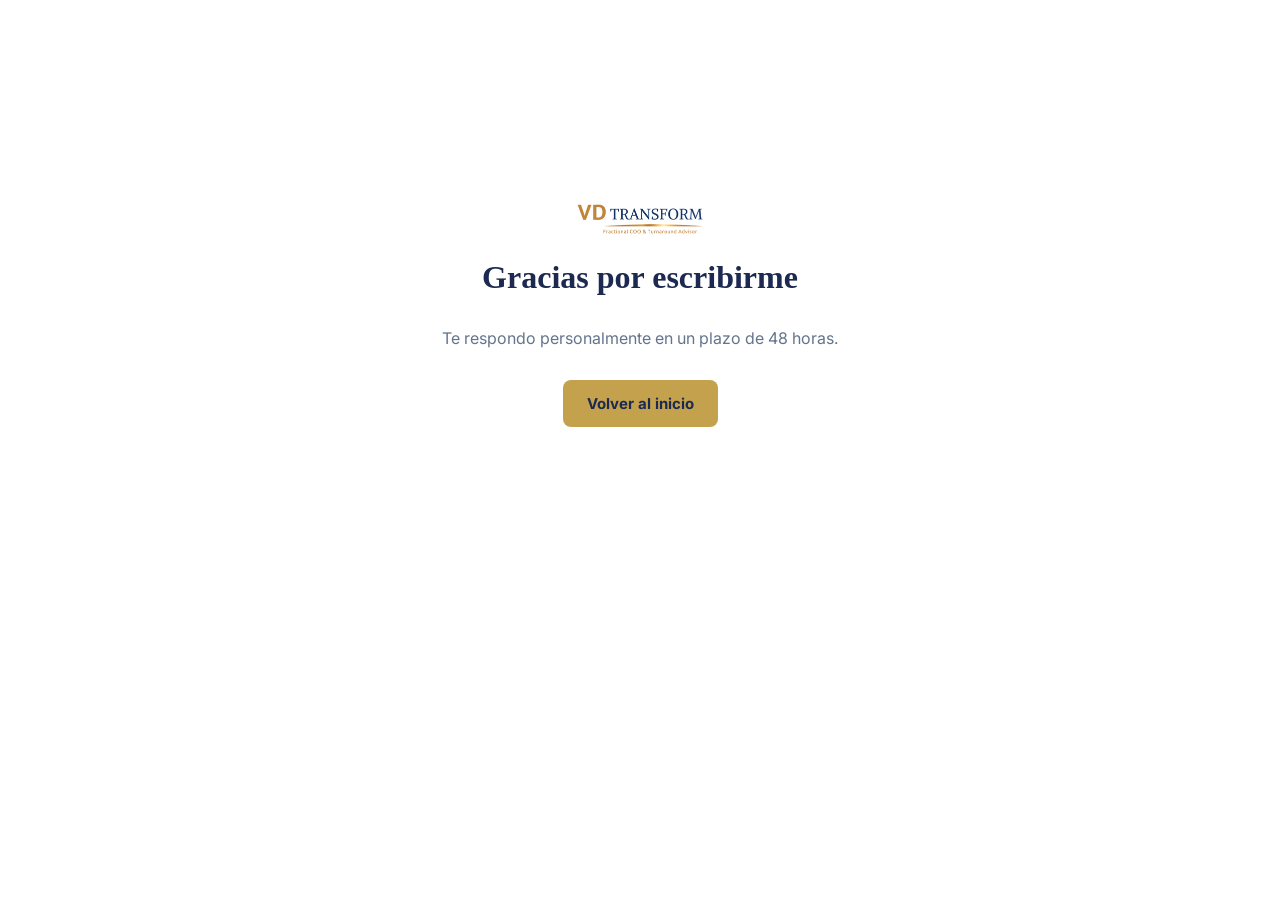
<file: gracias.html>
<!doctype html>
<html lang="es">
<head>
<meta charset="utf-8">
<meta name="viewport" content="width=device-width, initial-scale=1">
<title>Gracias | VDTransform</title>
<meta name="robots" content="noindex">
<link rel="canonical" href="https://vdtransform.com/gracias">
<link rel="icon" href="/favicon.ico" sizes="any">
<link rel="stylesheet" href="https://fonts.googleapis.com/css2?family=Inter:wght@400;500;600;700&display=swap">
<link rel="stylesheet" href="/assets/css/vdtransform.css">
</head>
<body>
<main style="min-height: 70vh; display: flex; flex-direction: column; align-items: center; justify-content: center; text-align: center; gap: 16px; padding: 64px 32px">
  <img src="/assets/img/logo-header.png" width="255" height="64" alt="VDTransform" style="height: 32px; width: auto; margin-bottom: 8px">
  <h1 style="font-size: 32px; color: #1C2951">Gracias por escribirme</h1>
  <p style="font-size: 16px; color: #64748B; max-width: 440px">Te respondo personalmente en un plazo de 48 horas.</p>
  <a href="/" style="background: #C4A24D; color: #1C2951; font-size: 15px; font-weight: 700; padding: 14px 24px; border-radius: 8px">Volver al inicio</a>
</main>
</body>
</html>
</file>
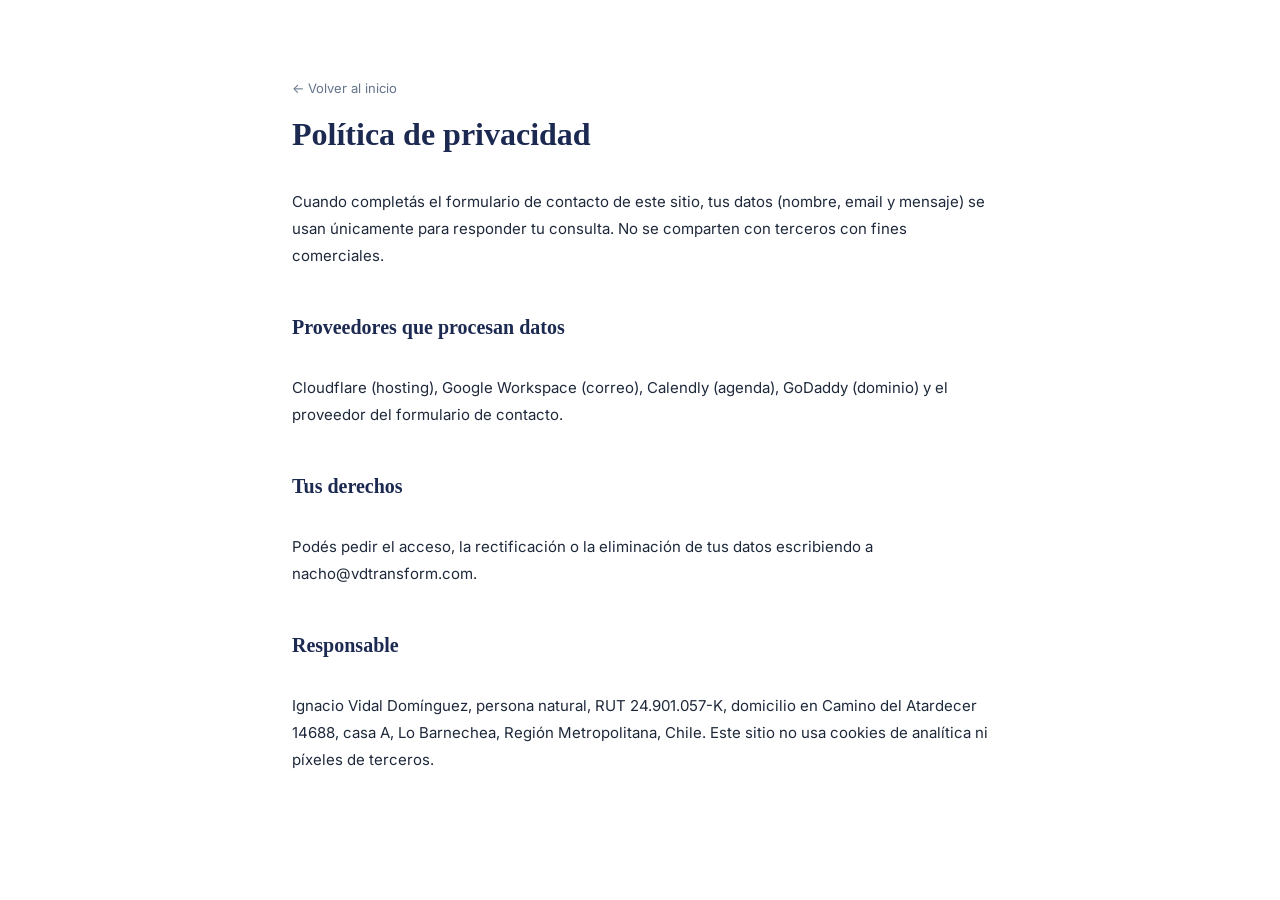
<file: politica-privacidad.html>
<!doctype html>
<html lang="es">
<head>
<meta charset="utf-8">
<meta name="viewport" content="width=device-width, initial-scale=1">
<title>Política de privacidad | VDTransform</title>
<meta name="robots" content="noindex">
<link rel="canonical" href="https://vdtransform.com/politica-privacidad">
<link rel="icon" href="/favicon.ico" sizes="any">
<link rel="stylesheet" href="https://fonts.googleapis.com/css2?family=Inter:wght@400;500;600;700&display=swap">
<link rel="stylesheet" href="/assets/css/vdtransform.css">
</head>
<body>
<main style="max-width: 760px; margin: 0 auto; padding: 80px 32px; display: flex; flex-direction: column; gap: 20px">
  <a href="/" style="font-size: 13px; color: #64748B">&larr; Volver al inicio</a>
  <h1 style="font-size: 32px; color: #1C2951">Política de privacidad</h1>
  <p style="font-size: 15px; color: #1E293B; line-height: 1.8">Cuando completás el formulario de contacto de este sitio, tus datos (nombre, email y mensaje) se usan únicamente para responder tu consulta. No se comparten con terceros con fines comerciales.</p>
  <h2 style="font-size: 20px; color: #1C2951; margin-top: 12px">Proveedores que procesan datos</h2>
  <p style="font-size: 15px; color: #1E293B; line-height: 1.8">Cloudflare (hosting), Google Workspace (correo), Calendly (agenda), GoDaddy (dominio) y el proveedor del formulario de contacto.</p>
  <h2 style="font-size: 20px; color: #1C2951; margin-top: 12px">Tus derechos</h2>
  <p style="font-size: 15px; color: #1E293B; line-height: 1.8">Podés pedir el acceso, la rectificación o la eliminación de tus datos escribiendo a nacho@vdtransform.com.</p>
  <h2 style="font-size: 20px; color: #1C2951; margin-top: 12px">Responsable</h2>
  <p style="font-size: 15px; color: #1E293B; line-height: 1.8">Ignacio Vidal Domínguez, persona natural, RUT 24.901.057-K, domicilio en Camino del Atardecer 14688, casa A, Lo Barnechea, Región Metropolitana, Chile. Este sitio no usa cookies de analítica ni píxeles de terceros.</p>
</main>
</body>
</html>
</file>
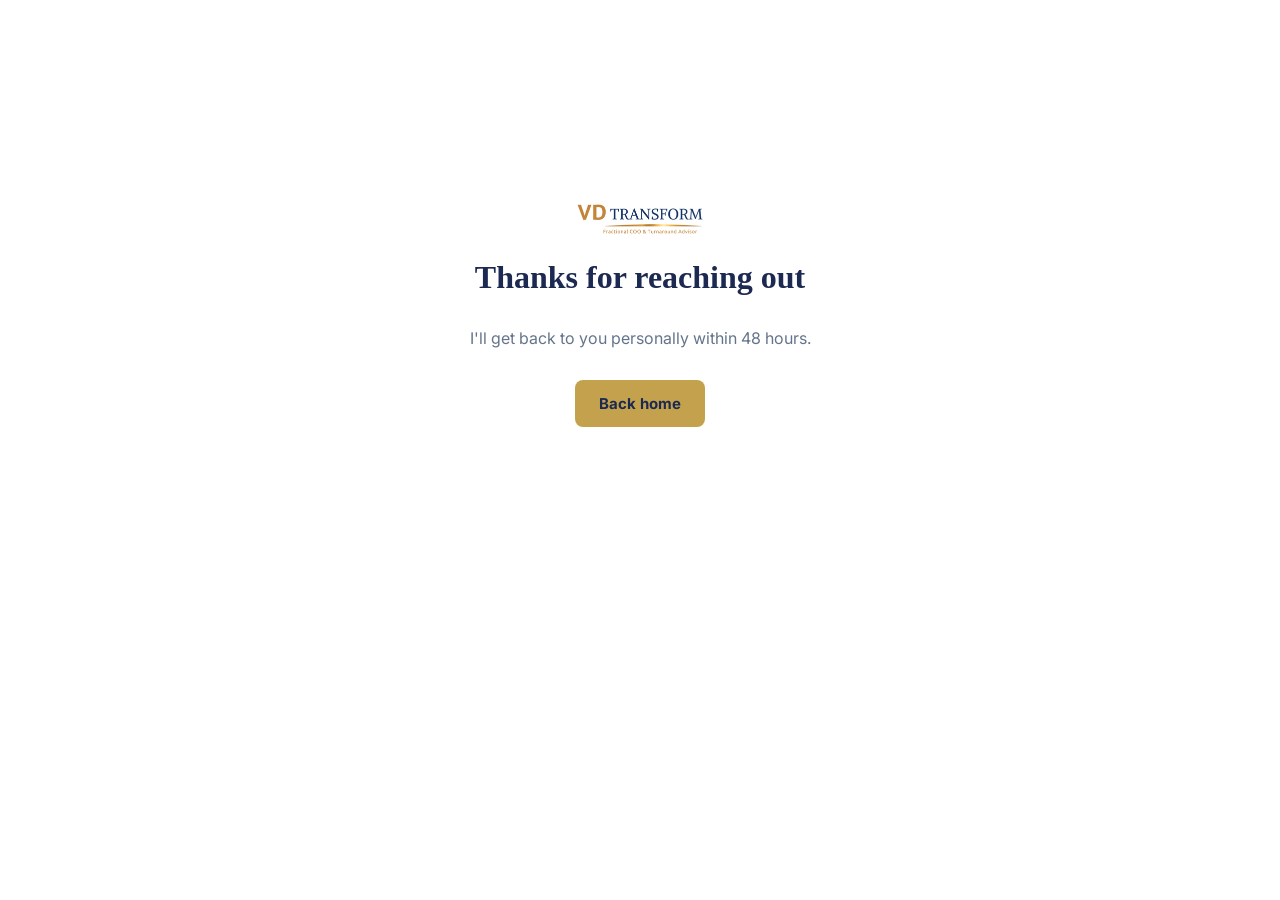
<file: en/gracias.html>
<!doctype html>
<html lang="en">
<head>
<meta charset="utf-8">
<meta name="viewport" content="width=device-width, initial-scale=1">
<title>Thank you | VDTransform</title>
<meta name="robots" content="noindex">
<link rel="canonical" href="https://vdtransform.com/en/gracias">
<link rel="icon" href="/favicon.ico" sizes="any">
<link rel="stylesheet" href="https://fonts.googleapis.com/css2?family=Inter:wght@400;500;600;700&display=swap">
<link rel="stylesheet" href="/assets/css/vdtransform.css">
</head>
<body>
<main style="min-height: 70vh; display: flex; flex-direction: column; align-items: center; justify-content: center; text-align: center; gap: 16px; padding: 64px 32px">
  <img src="/assets/img/logo-header.png" width="255" height="64" alt="VDTransform" style="height: 32px; width: auto; margin-bottom: 8px">
  <h1 style="font-size: 32px; color: #1C2951">Thanks for reaching out</h1>
  <p style="font-size: 16px; color: #64748B; max-width: 440px">I'll get back to you personally within 48 hours.</p>
  <a href="/en/" style="background: #C4A24D; color: #1C2951; font-size: 15px; font-weight: 700; padding: 14px 24px; border-radius: 8px">Back home</a>
</main>
</body>
</html>
</file>
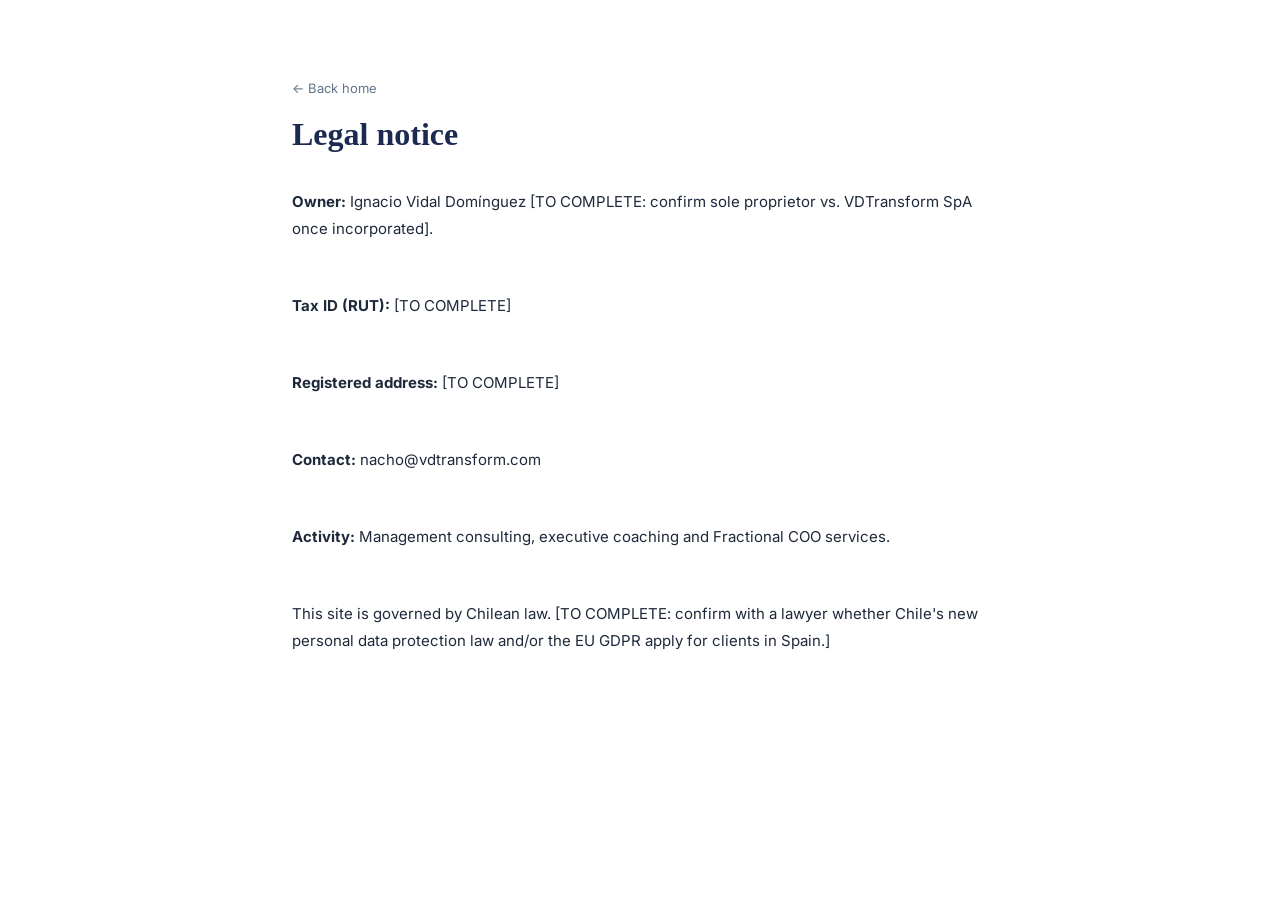
<file: en/legal-notice.html>
<!doctype html>
<html lang="en">
<head>
<meta charset="utf-8">
<meta name="viewport" content="width=device-width, initial-scale=1">
<title>Legal notice | VDTransform</title>
<meta name="robots" content="noindex">
<link rel="canonical" href="https://vdtransform.com/en/legal-notice">
<link rel="icon" href="/favicon.ico" sizes="any">
<link rel="stylesheet" href="https://fonts.googleapis.com/css2?family=Inter:wght@400;500;600;700&display=swap">
<link rel="stylesheet" href="/assets/css/vdtransform.css">
</head>
<body>
<main style="max-width: 760px; margin: 0 auto; padding: 80px 32px; display: flex; flex-direction: column; gap: 20px">
  <a href="/en/" style="font-size: 13px; color: #64748B">&larr; Back home</a>
  <h1 style="font-size: 32px; color: #1C2951">Legal notice</h1>
  <p style="font-size: 15px; color: #1E293B; line-height: 1.8"><strong>Owner:</strong> Ignacio Vidal Domínguez [TO COMPLETE: confirm sole proprietor vs. VDTransform SpA once incorporated].</p>
  <p style="font-size: 15px; color: #1E293B; line-height: 1.8"><strong>Tax ID (RUT):</strong> [TO COMPLETE]</p>
  <p style="font-size: 15px; color: #1E293B; line-height: 1.8"><strong>Registered address:</strong> [TO COMPLETE]</p>
  <p style="font-size: 15px; color: #1E293B; line-height: 1.8"><strong>Contact:</strong> nacho@vdtransform.com</p>
  <p style="font-size: 15px; color: #1E293B; line-height: 1.8"><strong>Activity:</strong> Management consulting, executive coaching and Fractional COO services.</p>
  <p style="font-size: 15px; color: #1E293B; line-height: 1.8">This site is governed by Chilean law. [TO COMPLETE: confirm with a lawyer whether Chile's new personal data protection law and/or the EU GDPR apply for clients in Spain.]</p>
</main>
</body>
</html>
</file>
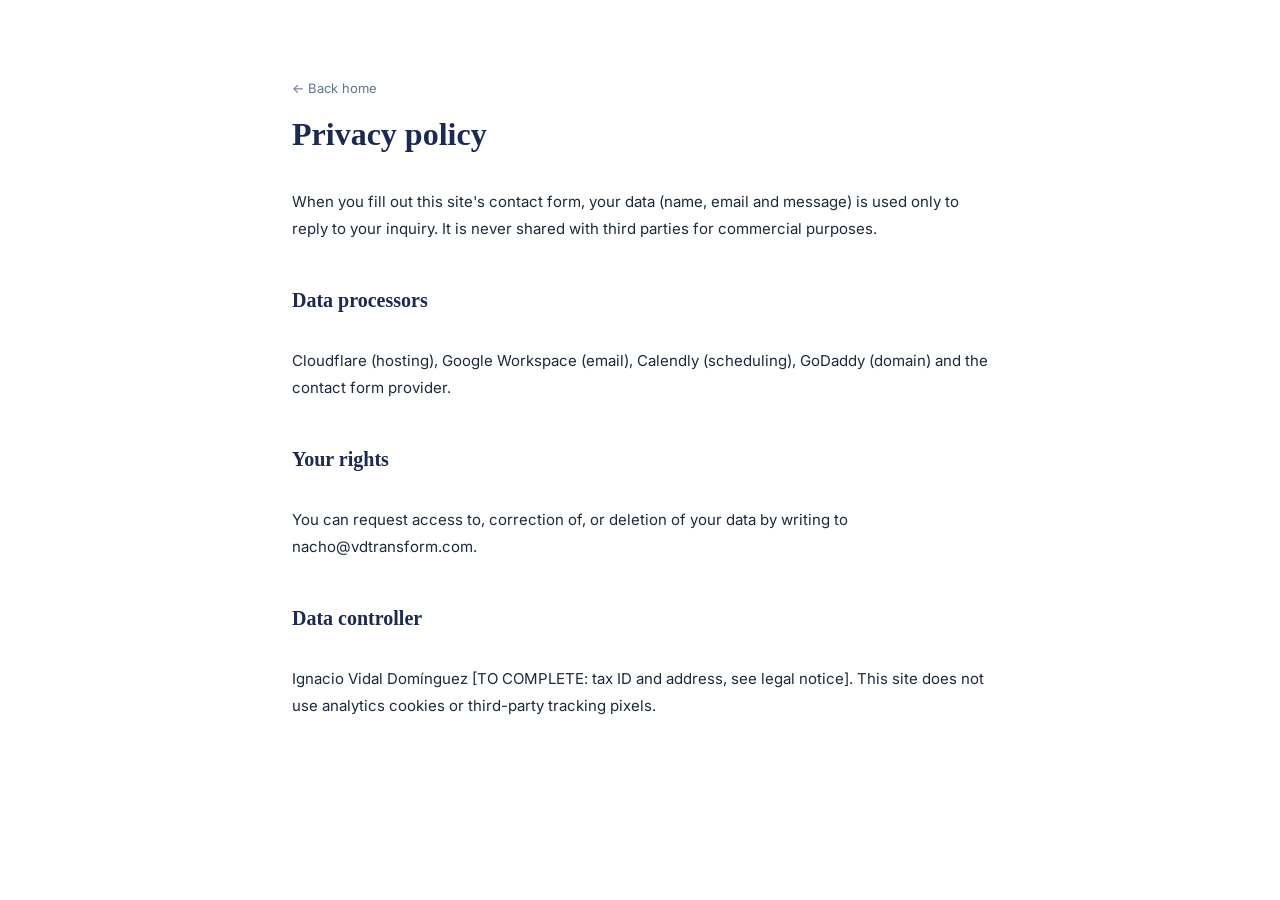
<file: en/privacy-policy.html>
<!doctype html>
<html lang="en">
<head>
<meta charset="utf-8">
<meta name="viewport" content="width=device-width, initial-scale=1">
<title>Privacy policy | VDTransform</title>
<meta name="robots" content="noindex">
<link rel="canonical" href="https://vdtransform.com/en/privacy-policy">
<link rel="icon" href="/favicon.ico" sizes="any">
<link rel="stylesheet" href="https://fonts.googleapis.com/css2?family=Inter:wght@400;500;600;700&display=swap">
<link rel="stylesheet" href="/assets/css/vdtransform.css">
</head>
<body>
<main style="max-width: 760px; margin: 0 auto; padding: 80px 32px; display: flex; flex-direction: column; gap: 20px">
  <a href="/en/" style="font-size: 13px; color: #64748B">&larr; Back home</a>
  <h1 style="font-size: 32px; color: #1C2951">Privacy policy</h1>
  <p style="font-size: 15px; color: #1E293B; line-height: 1.8">When you fill out this site's contact form, your data (name, email and message) is used only to reply to your inquiry. It is never shared with third parties for commercial purposes.</p>
  <h2 style="font-size: 20px; color: #1C2951; margin-top: 12px">Data processors</h2>
  <p style="font-size: 15px; color: #1E293B; line-height: 1.8">Cloudflare (hosting), Google Workspace (email), Calendly (scheduling), GoDaddy (domain) and the contact form provider.</p>
  <h2 style="font-size: 20px; color: #1C2951; margin-top: 12px">Your rights</h2>
  <p style="font-size: 15px; color: #1E293B; line-height: 1.8">You can request access to, correction of, or deletion of your data by writing to nacho@vdtransform.com.</p>
  <h2 style="font-size: 20px; color: #1C2951; margin-top: 12px">Data controller</h2>
  <p style="font-size: 15px; color: #1E293B; line-height: 1.8">Ignacio Vidal Domínguez [TO COMPLETE: tax ID and address, see legal notice]. This site does not use analytics cookies or third-party tracking pixels.</p>
</main>
</body>
</html>
</file>
<file: assets/css/vdtransform.css>
:root{
  --navy:#1C2951;
  --navy-light:#33406b;
  --gold:#C4A24D;
  --bg-light:#F4F6FA;
  --gray:#64748B;
  --text:#1E293B;
  --border:#D5D9E4;
  --white:#FFFFFF;
  --lavender:#AEB8D6;
  --lavender-dim:#7C89B0;
}

*{box-sizing:border-box}
body{margin:0;font-family:'Inter',system-ui,-apple-system,sans-serif;background:var(--white);color:var(--text)}
h1,h2,h3{font-family:Georgia,'Times New Roman',serif;margin:0}
a{color:var(--navy);text-decoration:none}
img{max-width:100%}
.navlink{color:var(--text);font-size:14px;font-weight:500}
.navlink:hover{color:var(--gold)}
a:focus-visible,button:focus-visible,input:focus-visible,textarea:focus-visible{outline:2px solid var(--gold);outline-offset:2px}

/* Mobile menu (hidden by default, shown only under 860px via JS toggle) */
.menu-toggle{display:none}
.nav-links{display:flex;align-items:center;gap:28px}

@media (max-width:860px){
  [data-mobile-cols="2"]{grid-template-columns:repeat(2,minmax(0,1fr)) !important}
  [data-mobile-cols="1"]{grid-template-columns:1fr !important}
  [data-mobile-stack]{flex-direction:column !important}
  [data-mobile-gallery]{grid-template-columns:repeat(2,minmax(0,1fr)) !important}
  [data-mobile-pad]{padding-left:32px !important;padding-right:32px !important}

  .menu-toggle{display:flex;align-items:center;justify-content:center;width:40px;height:40px;border:1px solid var(--border);border-radius:8px;background:var(--white);cursor:pointer}
  .nav-links{
    display:none;position:absolute;top:100%;left:0;right:0;background:var(--white);
    border-bottom:1px solid var(--border);flex-direction:column;align-items:flex-start;
    gap:4px;padding:16px 32px 24px;box-shadow:0 12px 24px rgba(0,0,0,.08)
  }
  .nav-links.is-open{display:flex}
  .nav-links a{padding:10px 0;width:100%}
  .nav-lang{border-left:none !important;padding-left:0 !important;margin-left:0 !important;padding-top:12px}
}

@media (max-width:600px){
  [data-mobile-cols]{grid-template-columns:1fr !important}
  [data-mobile-gallery]{grid-template-columns:repeat(2,minmax(0,1fr)) !important}
  h1{font-size:34px !important}
  [data-hero-title]{font-size:34px !important}
}

/* Cookie/consent-free site: no third-party scripts, no banner needed. */
</file>
